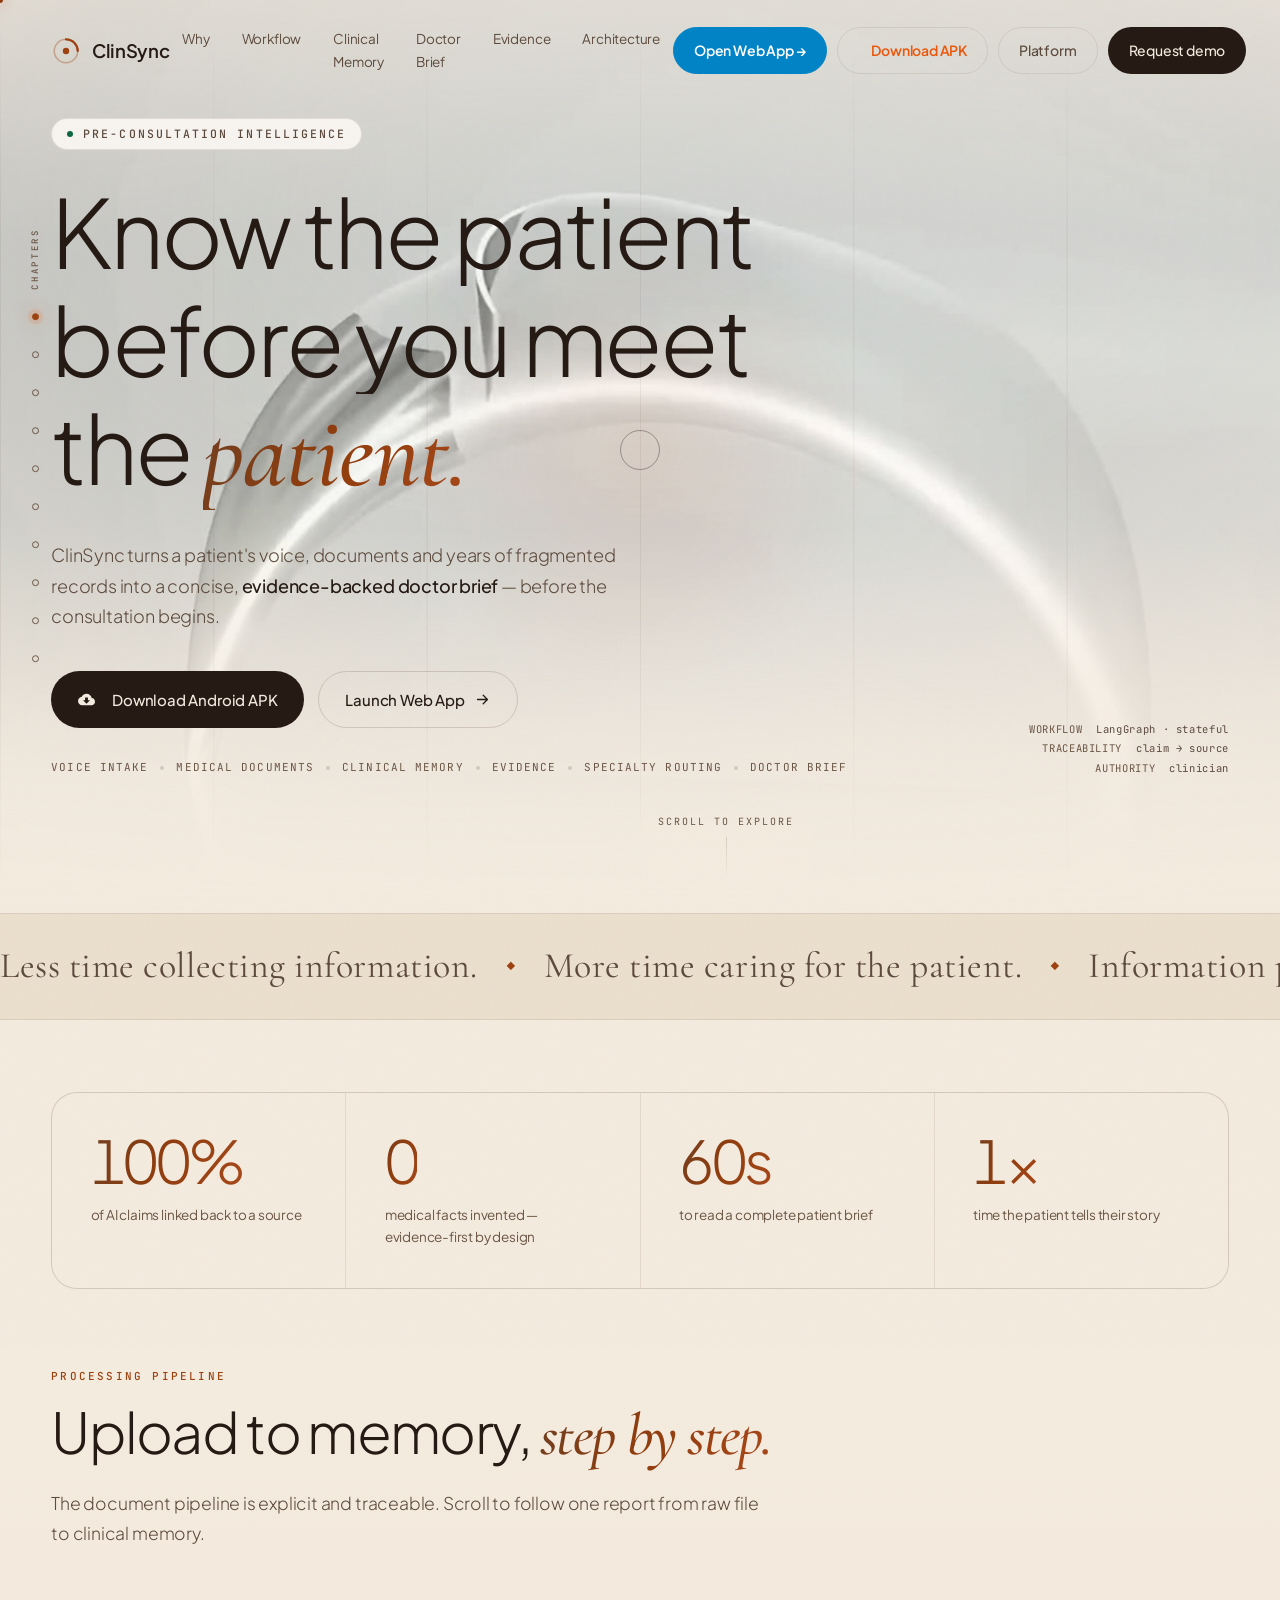
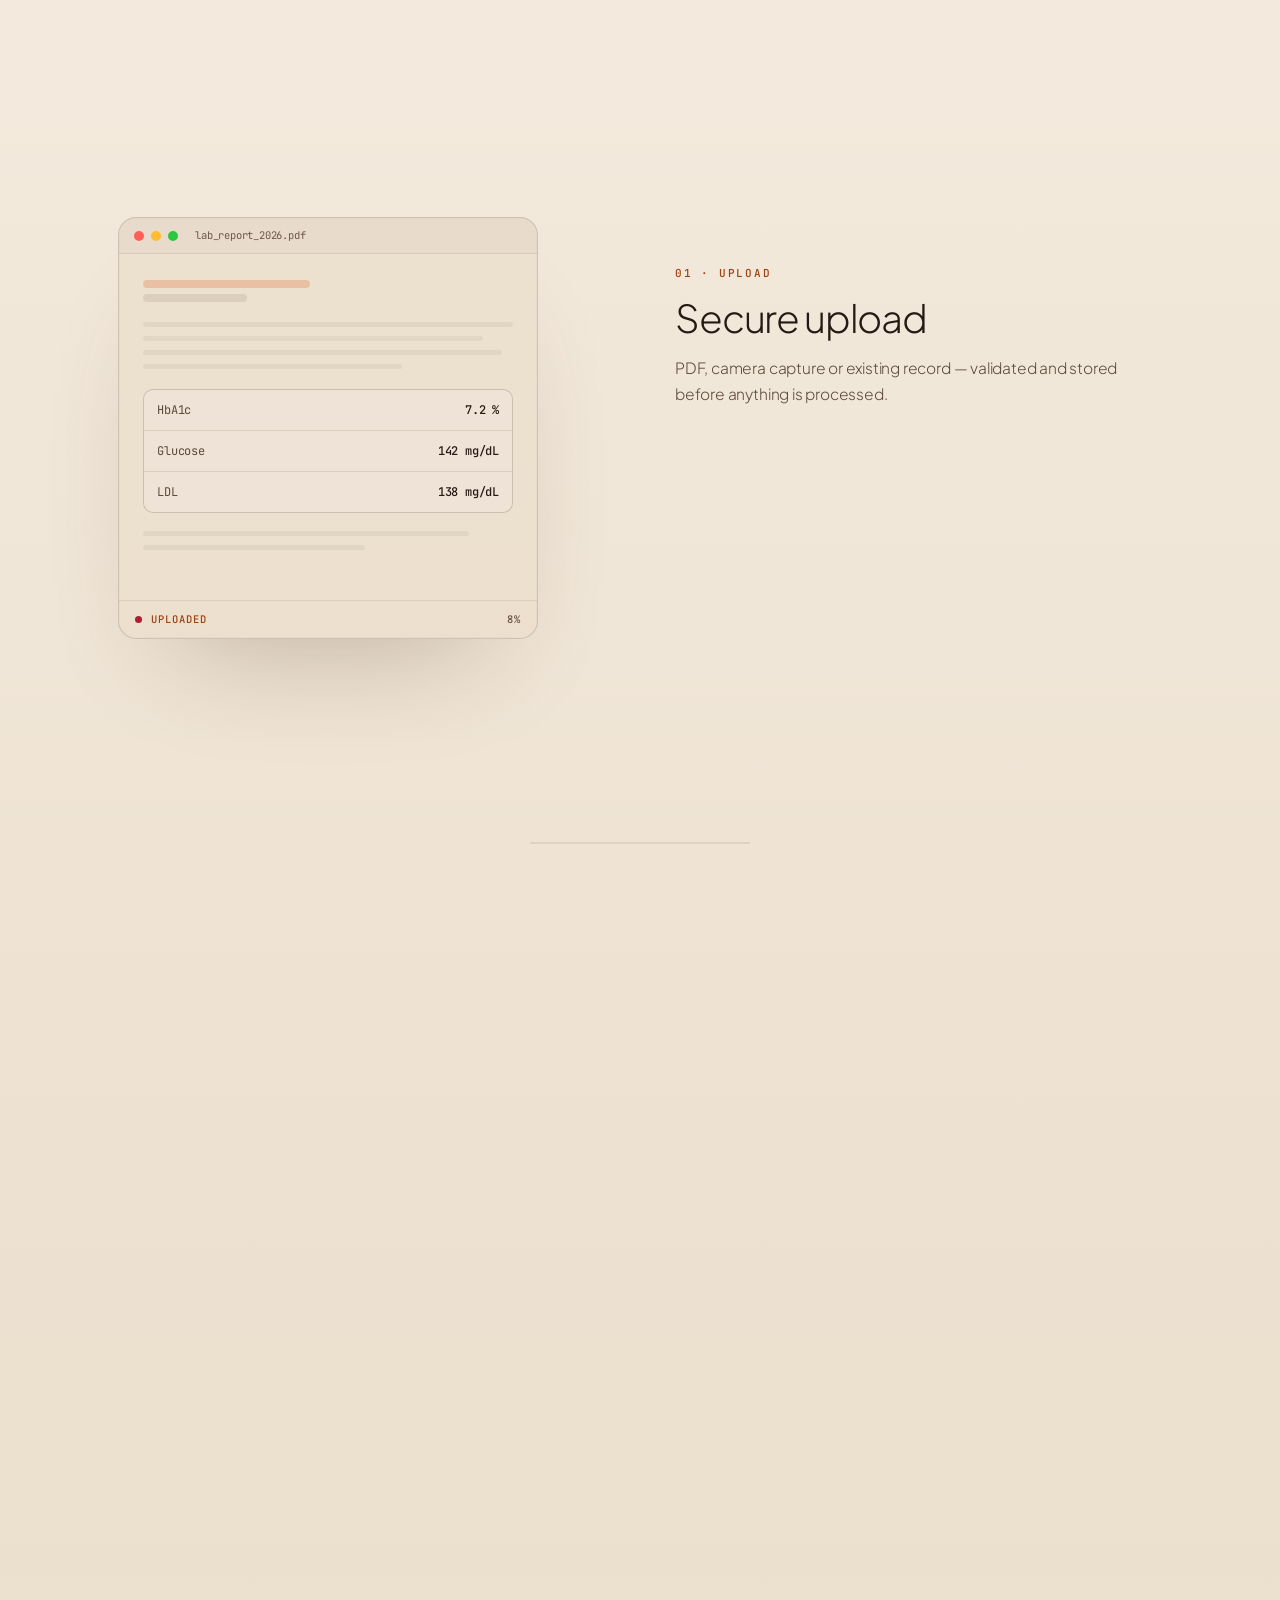
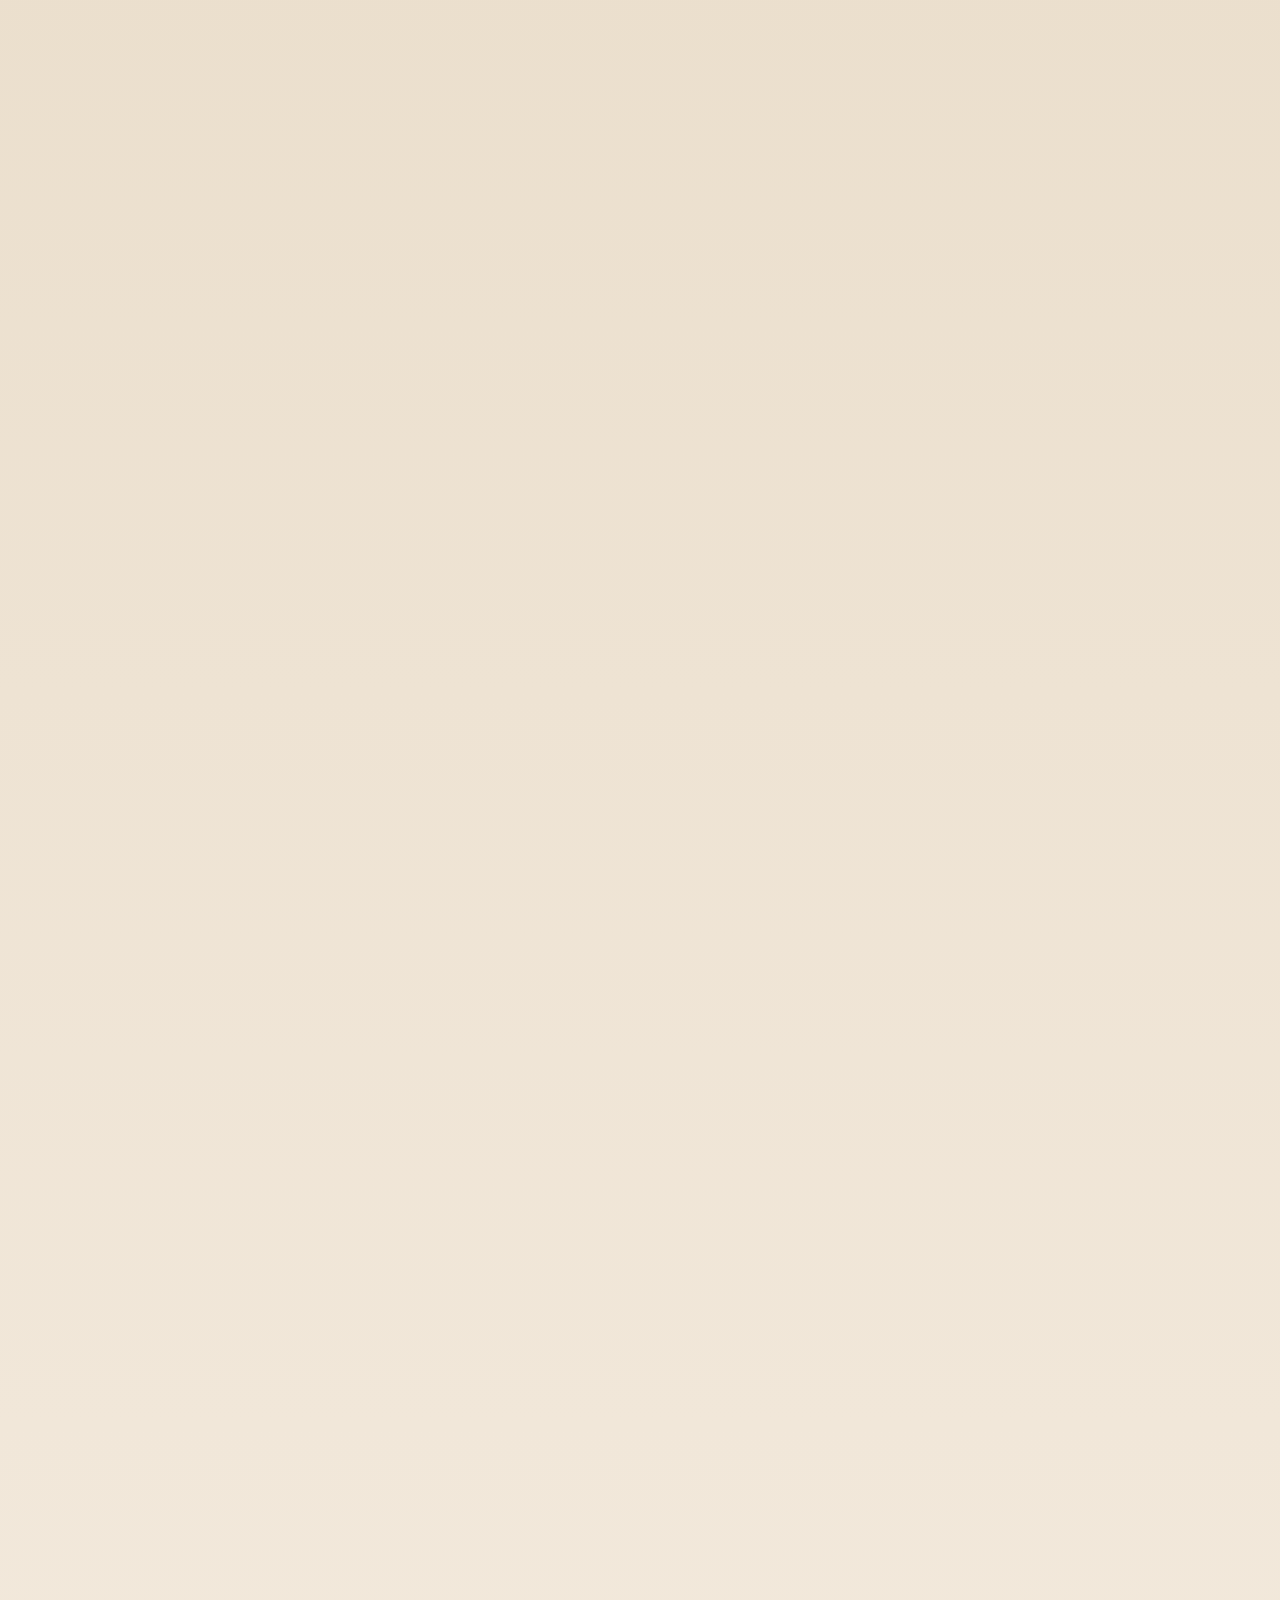
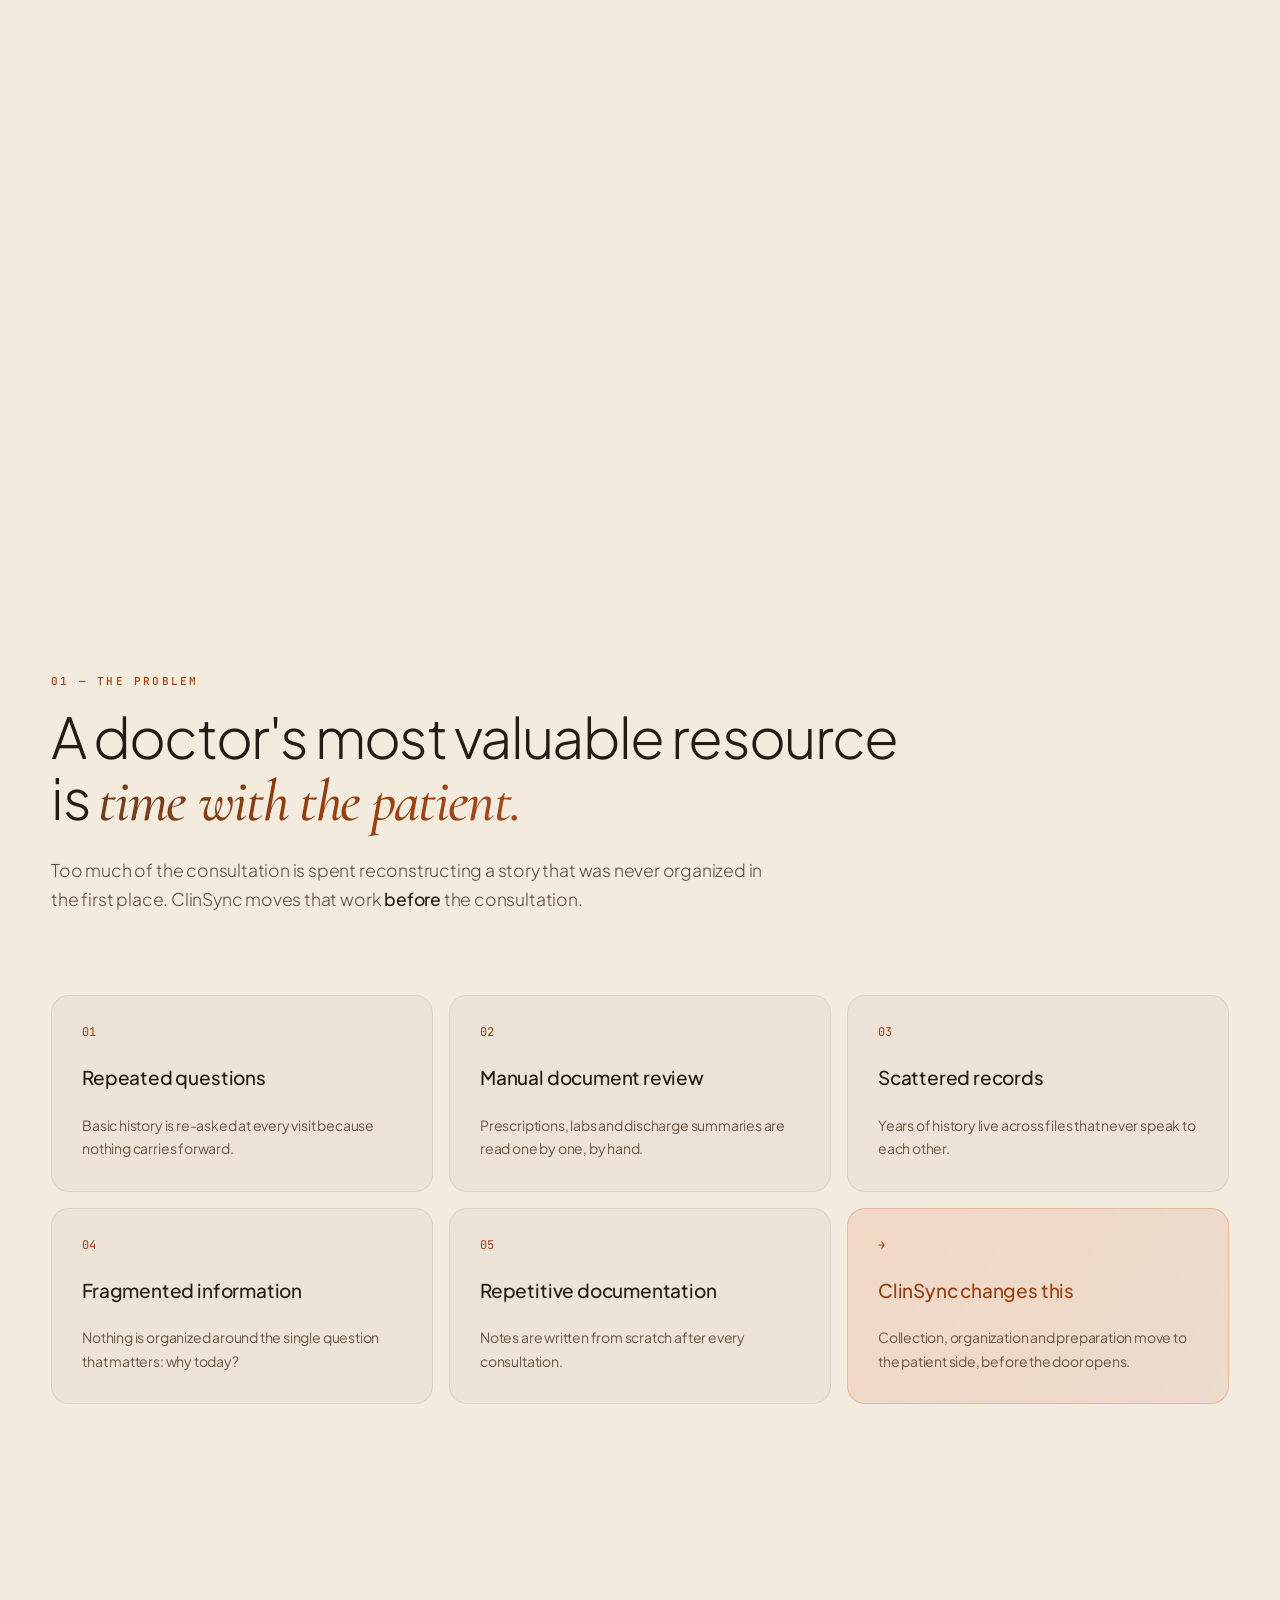
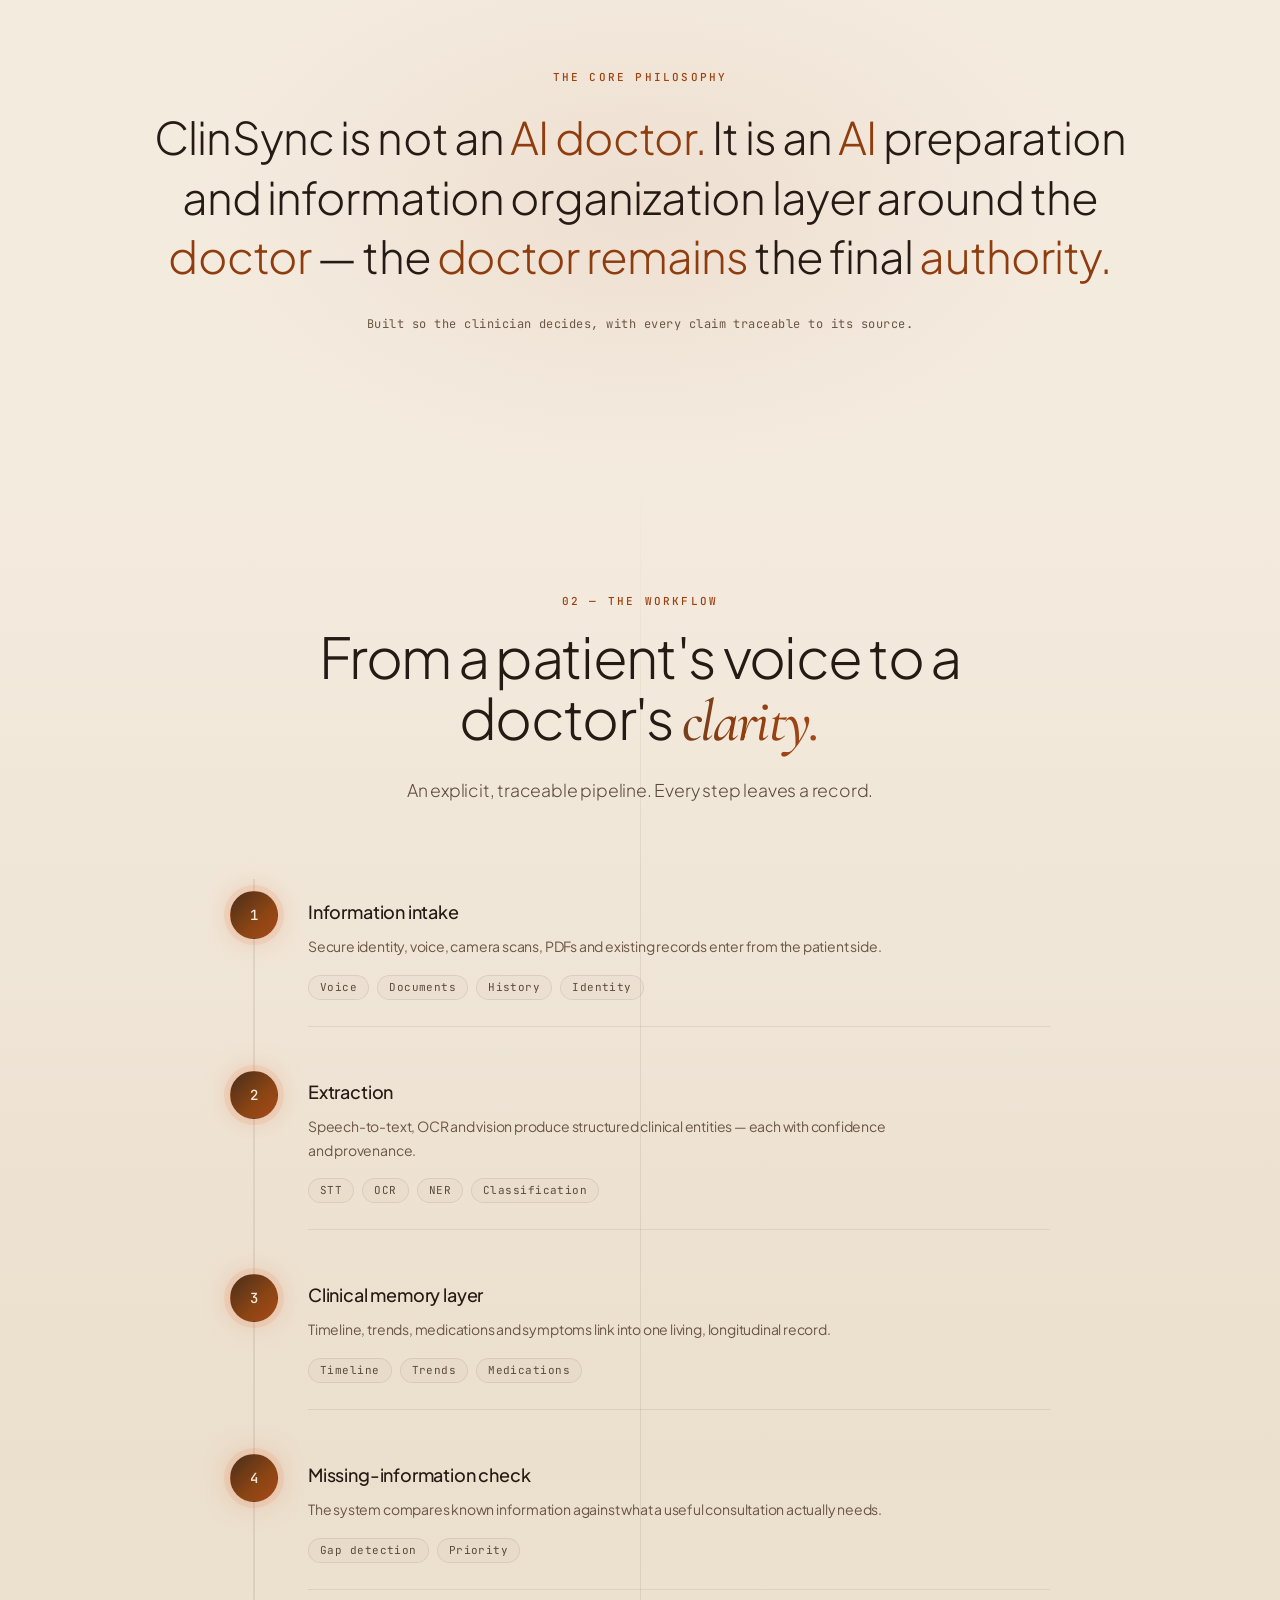
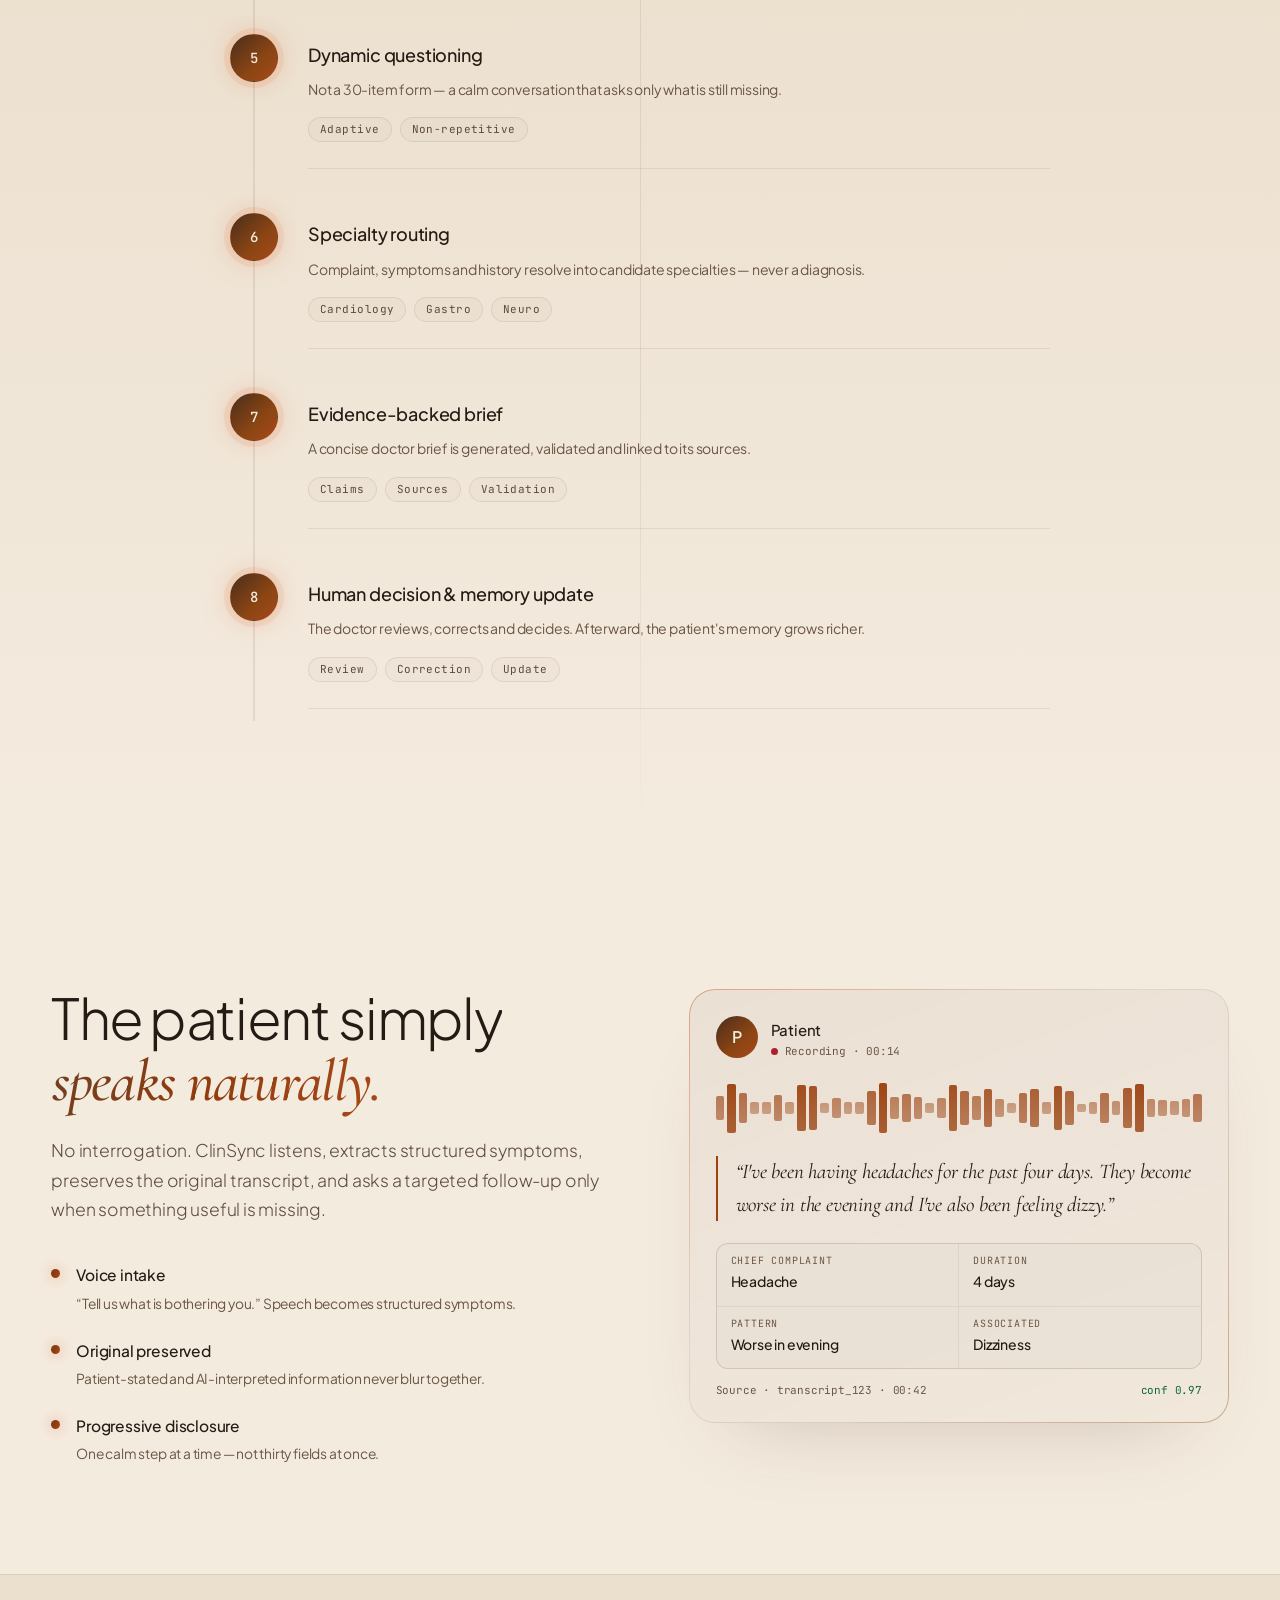
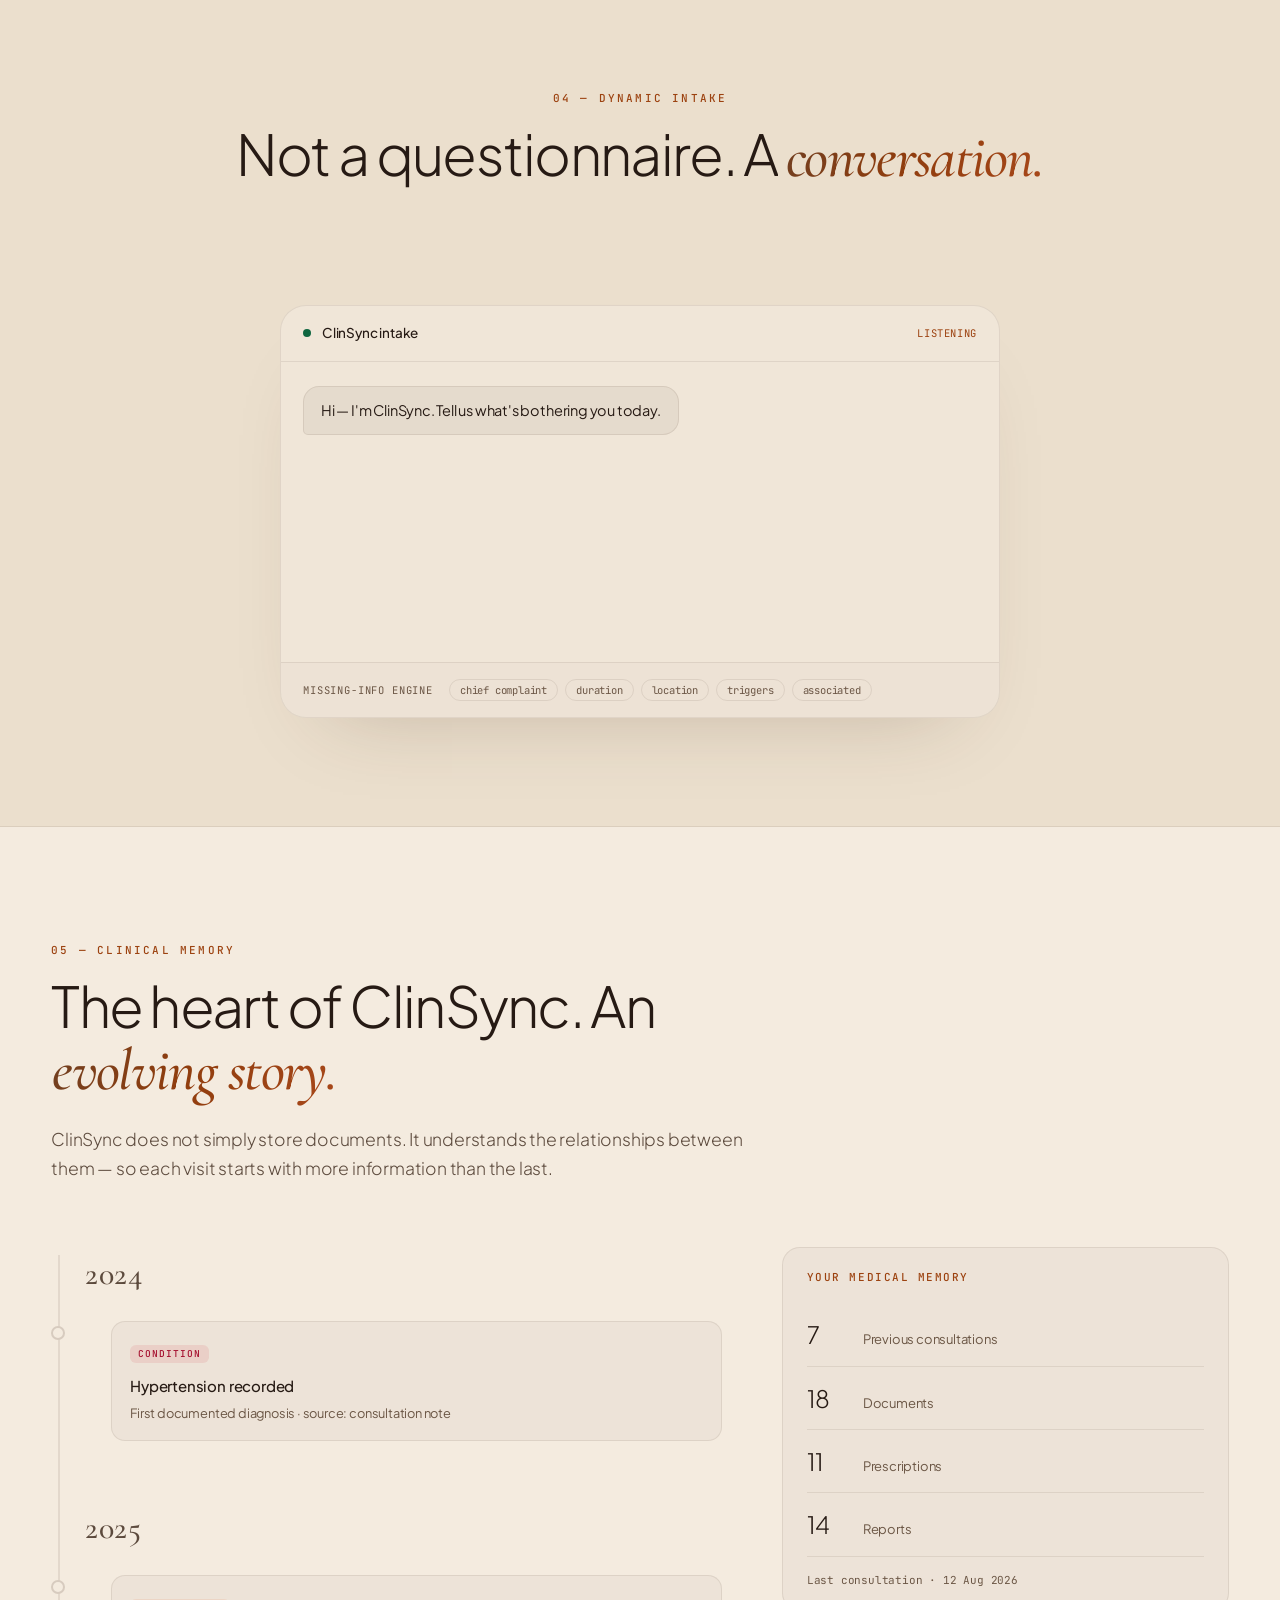
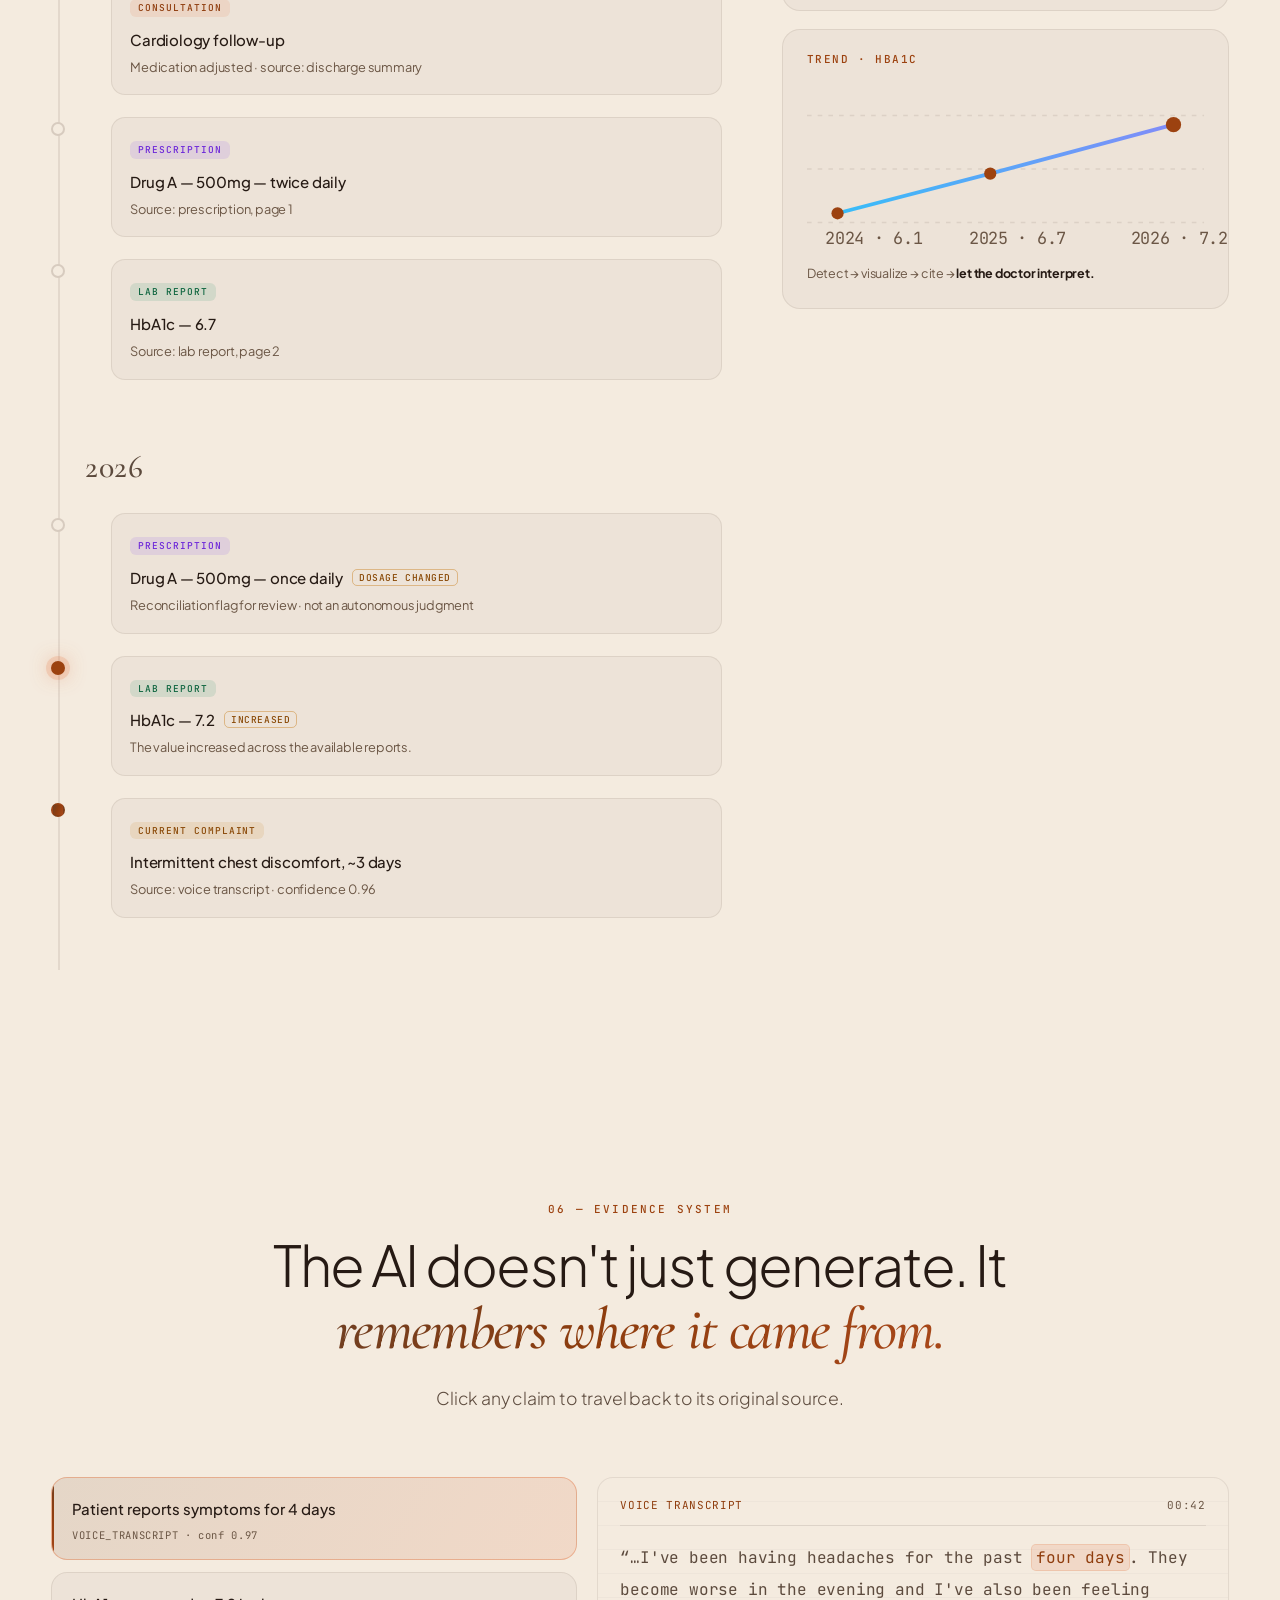
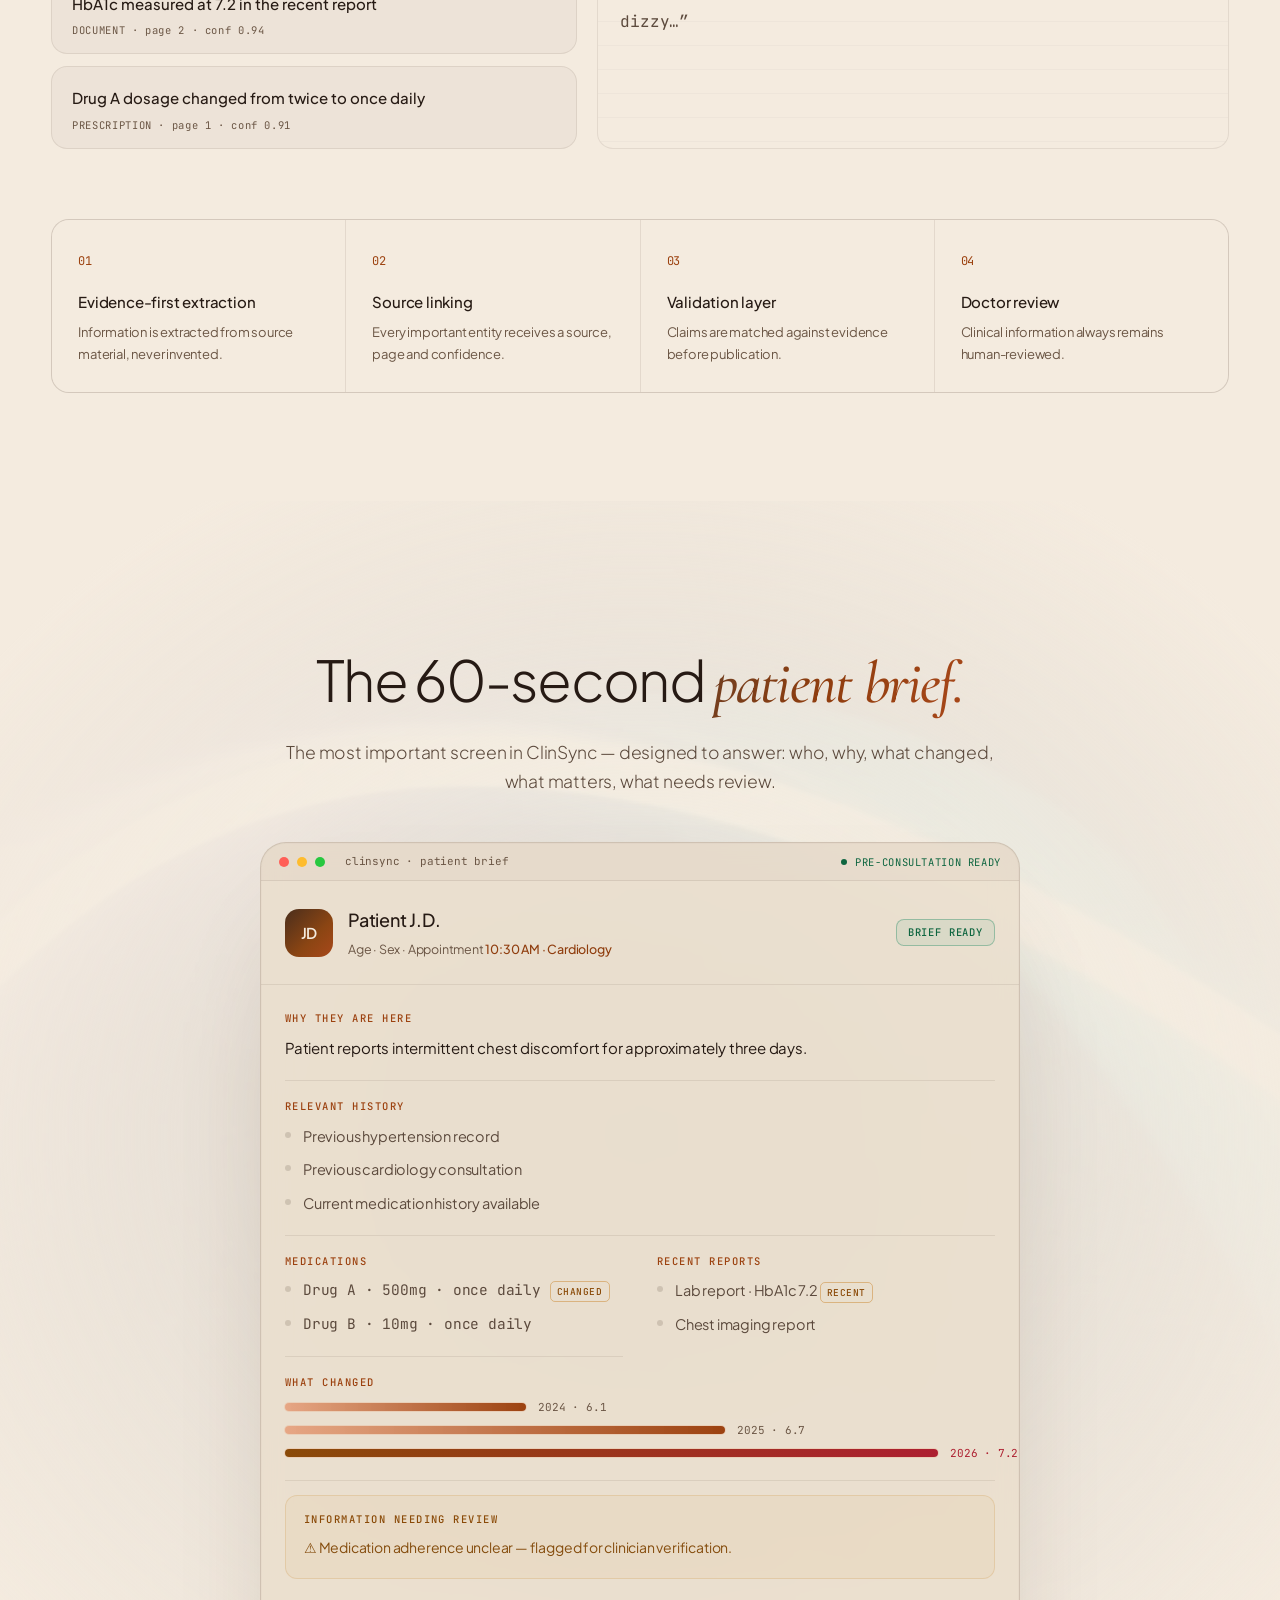
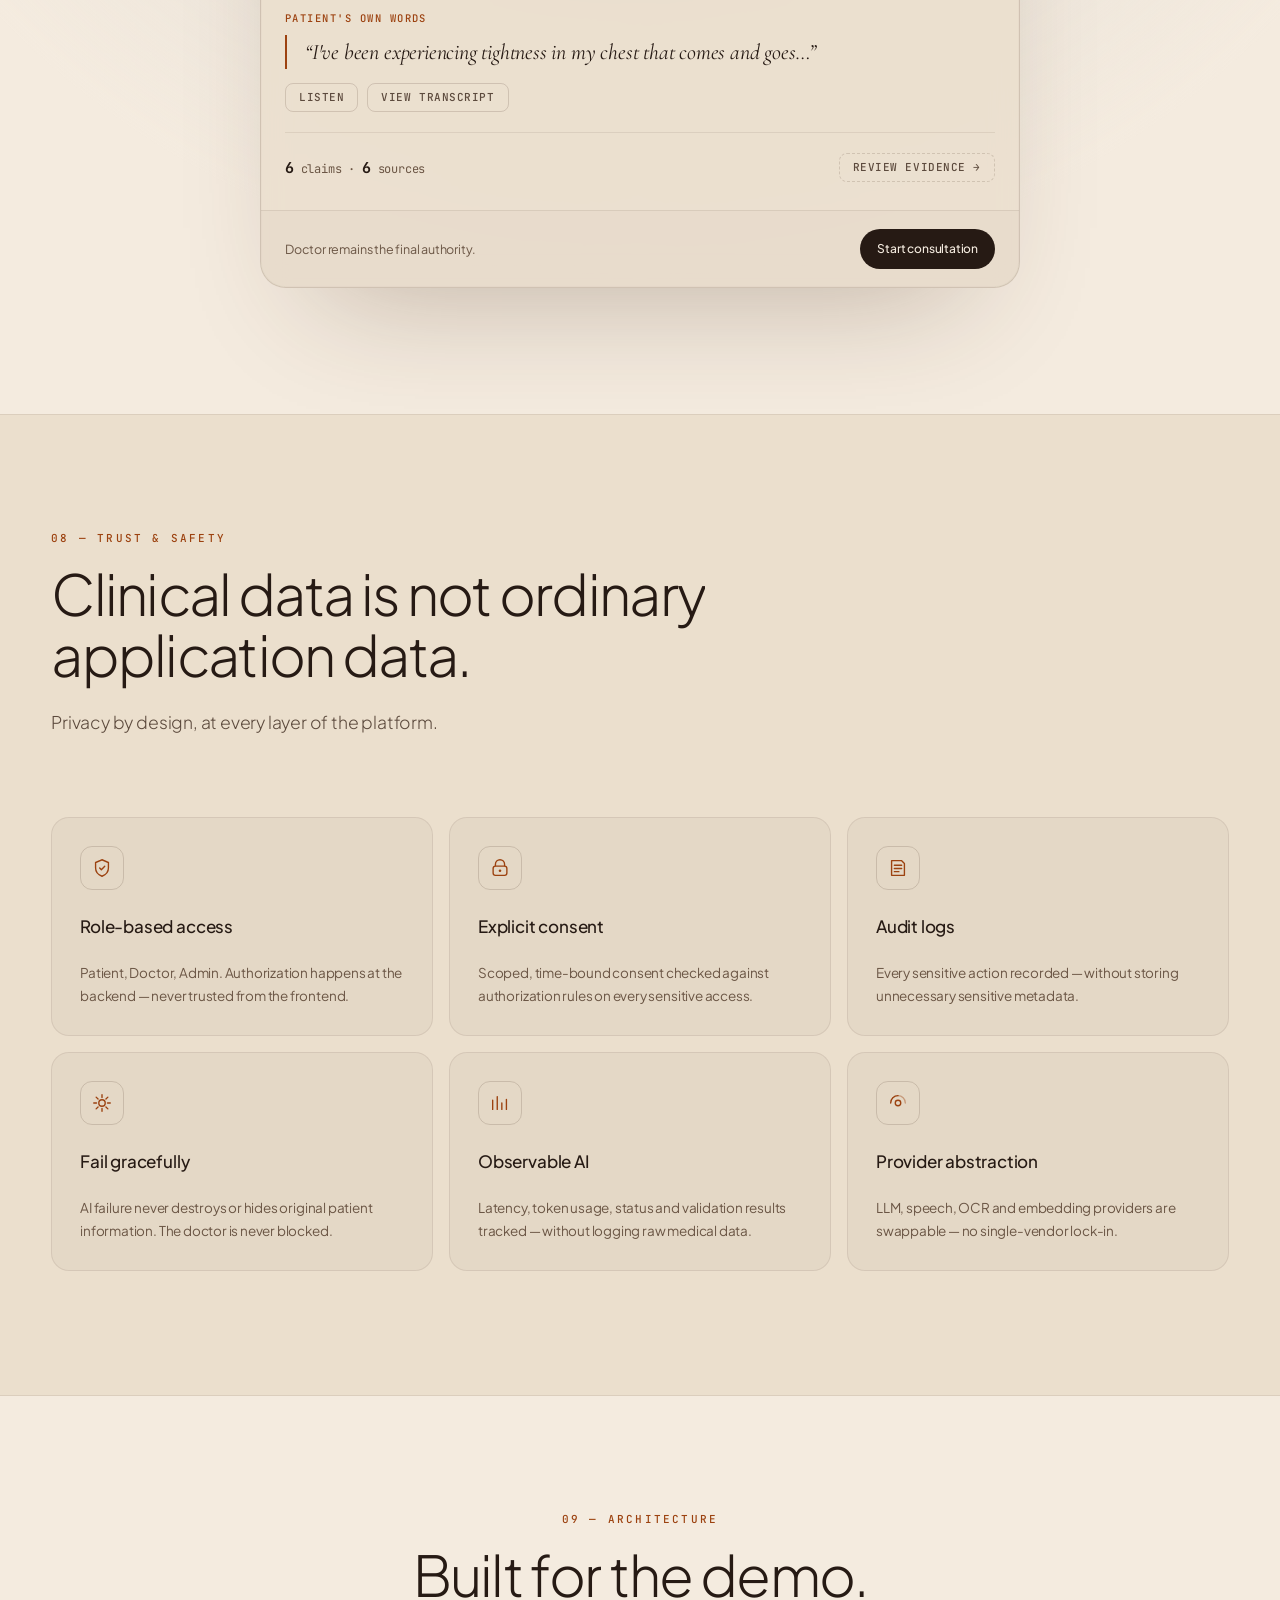
<file: index.html>
<!DOCTYPE html>
<html lang="en">
<head>
<meta charset="UTF-8" />
<meta name="viewport" content="width=device-width, initial-scale=1.0" />
<meta name="theme-color" content="#05070d" id="themeColorMeta" />
<title>ClinSync — Know the patient before you meet the patient</title>
<meta name="description" content="ClinSync prepares a patient's clinical picture before the doctor walks into the consultation. Voice intake, medical documents, longitudinal clinical memory and evidence-backed doctor briefs." />
<meta property="og:title" content="ClinSync — Know the patient before you meet the patient" />
<meta property="og:description" content="AI-assisted pre-consultation intelligence and longitudinal clinical memory." />
<meta property="og:type" content="website" />
<meta name="twitter:card" content="summary_large_image" />
<link rel="preconnect" href="https://fonts.googleapis.com" />
<link rel="preconnect" href="https://fonts.gstatic.com" crossorigin />
<link href="https://fonts.googleapis.com/css2?family=Cormorant+Garamond:ital,wght@0,300;0,400;0,500;0,600;0,700;1,300;1,400;1,500;1,600;1,700&family=JetBrains+Mono:wght@400;500;600&family=Plus+Jakarta+Sans:ital,wght@0,300;0,400;0,500;0,600;0,700;1,400&display=swap" rel="stylesheet" />
<script>
  /* lock theme to light mode */
  (function () {
    document.documentElement.setAttribute("data-theme", "light");
    try { localStorage.setItem("clinsync-theme", "light"); } catch (e) {}
  })();

  /* Dynamic Web App link resolution pointing to the dedicated web app server on port 3000 */
  (function () {
    function getWebAppUrl() {
      var host = window.location.hostname || '127.0.0.1';
      return 'http://' + host + ':3000/#/login';
    }
    function updateAppLinks() {
      var url = getWebAppUrl();
      var links = document.querySelectorAll('a[data-cursor="open"], a[data-cursor="launch"], a[data-cursor="login"], a[href*="#/login"]');
      for (var i = 0; i < links.length; i++) {
        if (!links[i].getAttribute('download')) {
          links[i].href = url;
          links[i].target = '_blank';
        }
      }
    }
    if (document.readyState === 'loading') {
      document.addEventListener('DOMContentLoaded', updateAppLinks);
    } else {
      updateAppLinks();
    }
    window.addEventListener('load', updateAppLinks);
  })();
</script>
<link rel="stylesheet" href="assets/css/style.css" />
<link rel="stylesheet" href="assets/css/app.css" />
<link rel="icon" href="data:image/svg+xml,%3Csvg xmlns='http://www.w3.org/2000/svg' viewBox='0 0 32 32'%3E%3Circle cx='16' cy='16' r='13' fill='none' stroke='%2338bdf8' stroke-width='3'/%3E%3Ccircle cx='16' cy='16' r='4' fill='%2338bdf8'/%3E%3C/svg%3E" />
</head>
<body>
<script>document.documentElement.classList.add('js');</script>
<noscript><style>
  .preloader{display:none!important}
  .reveal,.split-words{opacity:1!important;transform:none!important}
  .word__in{transform:none!important;opacity:1!important}
  .hero__title .line__in{transform:none!important}
  .cursor,.cursor-ring,.chapters,.spotlight{display:none!important}
  .scrolly__viewport{height:auto!important}
  .scrolly__sticky{position:static!important;height:auto!important;padding:40px 0}
  .sc-step{position:static!important;opacity:1!important;transform:none!important;pointer-events:auto!important;margin-bottom:30px}
  .mword{color:var(--ink)!important}
  .docscan__box{opacity:1!important;transform:none!important}
</style></noscript>

<!-- ambient colour field -->
<div class="ambient" aria-hidden="true">
  <span class="ambient__orb ambient__orb--a"></span>
  <span class="ambient__orb ambient__orb--b"></span>
  <span class="ambient__orb ambient__orb--c"></span>
</div>

<!-- ============ PRELOADER ============ -->
<div class="preloader" id="preloader">
  <div class="preloader__inner">
    <div class="preloader__mark">
      <svg viewBox="0 0 120 120" fill="none">
        <circle class="pl-ring" cx="60" cy="60" r="46" stroke-width="1.5"/>
        <circle class="pl-ring pl-ring--2" cx="60" cy="60" r="34" stroke-width="1.5"/>
        <circle class="pl-core" cx="60" cy="60" r="6"/>
      </svg>
    </div>
    <div class="preloader__word">ClinSync</div>
    <div class="preloader__bar"><span id="plBar"></span></div>
    <div class="preloader__meta"><span>Preparing clinical memory</span><span id="plPct">0%</span></div>
  </div>
</div>

<!-- ============ ATMOSPHERE ============ -->
<div class="grain" aria-hidden="true"></div>
<div class="cursor" id="cursor" aria-hidden="true"><span class="cursor__dot"></span></div>
<div class="cursor-ring" id="cursorRing" aria-hidden="true"><span class="cursor-ring__label"></span></div>
<div class="scroll-progress" aria-hidden="true"><span id="scrollBar"></span></div>
<div class="spotlight" id="spotlight" aria-hidden="true"></div>

<nav class="chapters" id="chapters" aria-label="Section navigation">
  <span class="chapters__label">Chapters</span>
  <div class="chapters__track" id="chaptersTrack"></div>
</nav>

<!-- ============ NAV ============ -->
<header class="nav" id="nav">
  <div class="nav__inner">
    <a class="brand" href="#top" data-cursor="home" aria-label="ClinSync home">
      <span class="brand__mark">
        <svg viewBox="0 0 32 32" fill="none">
          <circle cx="16" cy="16" r="12.5" stroke="currentColor" stroke-width="1.6" opacity=".35"/>
          <path d="M16 3.5A12.5 12.5 0 0 1 28.5 16" stroke="currentColor" stroke-width="2.4" stroke-linecap="round"/>
          <circle cx="16" cy="16" r="3.4" fill="currentColor"/>
        </svg>
      </span>
      <span class="brand__name">ClinSync</span>
    </a>
    <nav class="nav__links" aria-label="Primary">
      <a href="#problem">Why</a>
      <a href="#workflow">Workflow</a>
      <a href="#memory">Clinical Memory</a>
      <a href="#brief">Doctor Brief</a>
      <a href="#evidence">Evidence</a>
      <a href="#architecture">Architecture</a>
    </nav>
    <div class="nav__actions">
      <a href="http://127.0.0.1:3000/#/login" target="_blank" class="btn btn--solid" data-cursor="login" style="background:#0284c7;color:#fff;border-color:#0284c7;font-weight:600;">Open Web App →</a>
      <a href="downloads/ClinSync.apk" download="ClinSync.apk" class="btn btn--ghost" data-cursor="download" style="color:var(--accent,#ea580c);font-weight:600;">
        <svg viewBox="0 0 24 24" width="14" height="14" fill="currentColor" style="display:inline-block;vertical-align:-2px;margin-right:4px;"><path d="M19.35 10.04C18.67 6.59 15.64 4 12 4 9.11 4 6.6 5.64 5.35 8.04 2.34 8.36 0 10.91 0 14c0 3.31 2.69 6 6 6h13c2.76 0 5-2.24 5-5 0-2.64-2.05-4.78-4.65-4.96zM17 13l-5 5-5-5h3V9h4v4h3z"/></svg>
        Download APK
      </a>
      <a href="#architecture" class="btn btn--ghost" data-cursor="docs">Platform</a>
      <a href="#cta" class="btn btn--solid" data-cursor="start">Request demo</a>
      <button class="nav__burger" id="burger" aria-label="Open menu"><span></span><span></span></button>
    </div>
  </div>
</header>

<div class="mobile-menu" id="mobileMenu">
  <a href="http://127.0.0.1:3000/#/login" target="_blank" style="color:var(--accent,#ea580c);font-weight:600">Sign in to App →</a>
  <a href="downloads/ClinSync.apk" download="ClinSync.apk" style="color:#0284c7;font-weight:600">Download Android APK (v1.0) ↓</a>
  <a href="#problem">Why ClinSync</a>
  <a href="#workflow">Workflow</a>
  <a href="#memory">Clinical Memory</a>
  <a href="#brief">Doctor Brief</a>
  <a href="#evidence">Evidence</a>
  <a href="#architecture">Architecture</a>
  <a href="#cta" class="mobile-menu__cta">Request demo</a>
</div>

<main id="top">

  <!-- ============ HERO ============ -->
  <section class="hero" id="hero">
    <div class="hero__media">
      <video class="hero__video hero__video--dark" id="heroVideo" autoplay muted loop playsinline preload="auto" poster="assets/video/hero-dark-poster.jpg">
        <source src="assets/video/hero-dark.mp4" type="video/mp4" />
      </video>
      <video class="hero__video hero__video--light" id="heroVideoLight" autoplay muted loop playsinline preload="auto" poster="assets/video/hero-light-poster.jpg">
        <source src="assets/video/hero-light.mp4" type="video/mp4" />
      </video>
      <div class="hero__scrim"></div>
      <div class="hero__vignette"></div>
    </div>

    <div class="hero__grid-lines" aria-hidden="true"></div>

    <div class="hero__content wrap">
      <div class="hero__eyebrow reveal">
        <span class="pulse-dot"></span>
        <span>Pre-consultation intelligence</span>
      </div>

      <h1 class="hero__title">
        <span class="line"><span class="line__in">Know the patient</span></span>
        <span class="line"><span class="line__in">before you meet</span></span>
        <span class="line"><span class="line__in">the <em>patient.</em></span></span>
      </h1>

      <p class="hero__sub reveal">
        ClinSync turns a patient's voice, documents and years of fragmented records into a
        concise, <strong>evidence-backed doctor brief</strong> — before the consultation begins.
      </p>

      <div class="hero__cta reveal">
        <a href="downloads/ClinSync.apk" download="ClinSync.apk" class="btn btn--solid btn--lg" data-cursor="download">
          <svg viewBox="0 0 24 24" width="18" height="18" fill="currentColor" style="display:inline-block;vertical-align:-3px;margin-right:8px;"><path d="M19.35 10.04C18.67 6.59 15.64 4 12 4 9.11 4 6.6 5.64 5.35 8.04 2.34 8.36 0 10.91 0 14c0 3.31 2.69 6 6 6h13c2.76 0 5-2.24 5-5 0-2.64-2.05-4.78-4.65-4.96zM17 13l-5 5-5-5h3V9h4v4h3z"/></svg>
          <span>Download Android APK</span>
        </a>
        <a href="http://127.0.0.1:3000/#/login" target="_blank" class="btn btn--line btn--lg" data-cursor="open">
          <span>Launch Web App</span>
          <svg viewBox="0 0 24 24" fill="none"><path d="M5 12h14M13 6l6 6-6 6" stroke="currentColor" stroke-width="1.8" stroke-linecap="round" stroke-linejoin="round"/></svg>
        </a>
      </div>

      <div class="hero__tags reveal">
        <span>Voice Intake</span><i></i><span>Medical Documents</span><i></i><span>Clinical Memory</span><i></i><span>Evidence</span><i></i><span>Specialty Routing</span><i></i><span>Doctor Brief</span>
      </div>
    </div>

    <div class="hero__scroll reveal">
      <span>Scroll to explore</span>
      <span class="hero__scroll-line"></span>
    </div>

    <div class="hero__hud" aria-hidden="true">
      <div class="hud-row"><span class="hud-key">WORKFLOW</span><span class="hud-val">LangGraph · stateful</span></div>
      <div class="hud-row"><span class="hud-key">TRACEABILITY</span><span class="hud-val">claim → source</span></div>
      <div class="hud-row"><span class="hud-key">AUTHORITY</span><span class="hud-val">clinician</span></div>
    </div>
  </section>

  <!-- ============ MARQUEE / PRINCIPLE BAND ============ -->
  <section class="band">
    <div class="band__marquee">
      <div class="band__track">
        <span>Less time collecting information.</span><b>◆</b>
        <span>More time caring for the patient.</span><b>◆</b>
        <span>Information prepared beforehand.</span><b>◆</b>
        <span>The doctor makes the decision.</span><b>◆</b>
        <span>Evidence remains traceable.</span><b>◆</b>
        <span>Less time collecting information.</span><b>◆</b>
        <span>More time caring for the patient.</span><b>◆</b>
        <span>Information prepared beforehand.</span><b>◆</b>
        <span>The doctor makes the decision.</span><b>◆</b>
        <span>Evidence remains traceable.</span><b>◆</b>
      </div>
    </div>
  </section>

  <!-- ============ STATS ============ -->
  <section class="stats wrap" id="stats">
    <div class="stats__grid">
      <div class="stat reveal" data-counter="100" data-suffix="%">
        <div class="stat__num"><span class="stat__val">0</span></div>
        <p>of AI claims linked back to a source</p>
      </div>
      <div class="stat stat--static reveal">
        <div class="stat__num"><span class="stat__val">0</span></div>
        <p>medical facts invented — evidence-first by design</p>
      </div>
      <div class="stat reveal" data-counter="60" data-suffix="s">
        <div class="stat__num"><span class="stat__val">0</span></div>
        <p>to read a complete patient brief</p>
      </div>
      <div class="stat reveal" data-counter="1" data-suffix="×">
        <div class="stat__num"><span class="stat__val">0</span></div>
        <p>time the patient tells their story</p>
      </div>
    </div>
  </section>

  <!-- ============ SCROLLYTELLING PIPELINE ============ -->
  <section class="scrolly" id="scrolly" data-chapter="Pipeline">
    <div class="scrolly__head wrap">
      <span class="sec-tag reveal">Processing pipeline</span>
      <h2 class="sec-title reveal">Upload to memory, <em>step by step.</em></h2>
      <p class="sec-lead reveal">The document pipeline is explicit and traceable. Scroll to follow one report from raw file to clinical memory.</p>
    </div>

    <div class="scrolly__viewport">
      <div class="scrolly__sticky">
        <div class="scrolly__stage wrap">
          <div class="scrolly__visual">
            <div class="docscan" id="docscan">
              <div class="docscan__chrome"><span class="dot red"></span><span class="dot amber"></span><span class="dot green"></span><span class="docscan__name">lab_report_2026.pdf</span></div>
              <div class="docscan__page">
                <div class="docscan__letterhead"><span></span><span></span></div>
                <div class="docscan__lines"><i></i><i></i><i></i><i></i></div>
                <div class="docscan__table">
                  <div><span>HbA1c</span><b>7.2 %</b></div>
                  <div><span>Glucose</span><b>142 mg/dL</b></div>
                  <div><span>LDL</span><b>138 mg/dL</b></div>
                </div>
                <div class="docscan__lines docscan__lines--short"><i></i><i></i></div>
                <div class="docscan__beam"></div>
                <div class="docscan__box" data-box="1"></div>
                <div class="docscan__box" data-box="2"></div>
                <div class="docscan__box" data-box="3"></div>
              </div>
              <div class="docscan__status"><span class="rec"></span><span id="docscanStatus">UPLOADED</span><em id="docscanPct">0%</em></div>
            </div>
          </div>

          <div class="scrolly__copy" id="scrollyCopy">
            <div class="sc-step is-active" data-step="0">
              <span class="sc-step__k">01 · Upload</span>
              <h3>Secure upload</h3>
              <p>PDF, camera capture or existing record — validated and stored before anything is processed.</p>
            </div>
            <div class="sc-step" data-step="1">
              <span class="sc-step__k">02 · Classification</span>
              <h3>Document classification</h3>
              <p>Prescription, lab report, imaging, discharge summary — typed with an explicit confidence score.</p>
              <div class="sc-confidence"><span></span><em>LAB_REPORT · 0.96</em></div>
            </div>
            <div class="sc-step" data-step="2">
              <span class="sc-step__k">03 · OCR / Vision</span>
              <h3>Text &amp; table extraction</h3>
              <p>Vision and OCR read the page, preserving position so every value can be located later.</p>
            </div>
            <div class="sc-step" data-step="3">
              <span class="sc-step__k">04 · Entities</span>
              <h3>Medical entity extraction</h3>
              <p>Structured entities are pulled with a value, a page and a confidence — never a fact without a source.</p>
            </div>
            <div class="sc-step" data-step="4">
              <span class="sc-step__k">05 · Validation</span>
              <h3>Evidence linking</h3>
              <p>Each extracted item is bound to its source span, then validated before it reaches clinical memory.</p>
            </div>
            <div class="sc-step" data-step="5">
              <span class="sc-step__k">06 · Memory</span>
              <h3>Clinical memory</h3>
              <p>The report becomes part of the timeline, the trends and the next doctor brief.</p>
            </div>
          </div>
        </div>
        <div class="scrolly__progress"><span id="scrollyBar"></span></div>
      </div>
    </div>
  </section>

  <!-- ============ PROBLEM ============ -->
  <section class="section problem" id="problem">
    <div class="wrap">
      <div class="sec-head">
        <span class="sec-tag reveal">01 — The problem</span>
        <h2 class="sec-title reveal">
          A doctor's most valuable resource is <em>time with the patient.</em>
        </h2>
        <p class="sec-lead reveal">
          Too much of the consultation is spent reconstructing a story that was never
          organized in the first place. ClinSync moves that work <strong>before</strong> the consultation.
        </p>
      </div>

      <div class="problem__grid">
        <article class="pcard reveal" data-tilt>
          <div class="pcard__idx">01</div>
          <h3>Repeated questions</h3>
          <p>Basic history is re-asked at every visit because nothing carries forward.</p>
          <div class="pcard__glow"></div>
        </article>
        <article class="pcard reveal" data-tilt>
          <div class="pcard__idx">02</div>
          <h3>Manual document review</h3>
          <p>Prescriptions, labs and discharge summaries are read one by one, by hand.</p>
          <div class="pcard__glow"></div>
        </article>
        <article class="pcard reveal" data-tilt>
          <div class="pcard__idx">03</div>
          <h3>Scattered records</h3>
          <p>Years of history live across files that never speak to each other.</p>
          <div class="pcard__glow"></div>
        </article>
        <article class="pcard reveal" data-tilt>
          <div class="pcard__idx">04</div>
          <h3>Fragmented information</h3>
          <p>Nothing is organized around the single question that matters: why today?</p>
          <div class="pcard__glow"></div>
        </article>
        <article class="pcard reveal" data-tilt>
          <div class="pcard__idx">05</div>
          <h3>Repetitive documentation</h3>
          <p>Notes are written from scratch after every consultation.</p>
          <div class="pcard__glow"></div>
        </article>
        <article class="pcard pcard--accent reveal" data-tilt>
          <div class="pcard__idx">→</div>
          <h3>ClinSync changes this</h3>
          <p>Collection, organization and preparation move to the patient side, before the door opens.</p>
          <div class="pcard__glow"></div>
        </article>
      </div>
    </div>
  </section>

  <!-- ============ MANIFESTO ============ -->
  <section class="manifesto" id="manifesto" data-chapter="Manifesto">
    <div class="manifesto__glow" aria-hidden="true"></div>
    <div class="wrap">
      <span class="sec-tag sec-tag--center reveal">The core philosophy</span>
      <p class="manifesto__text" id="manifestoText">ClinSync is not an AI doctor. It is an AI preparation and information organization layer around the doctor — the doctor remains the final authority.</p>
      <p class="manifesto__note reveal">Built so the clinician decides, with every claim traceable to its source.</p>
    </div>
  </section>

  <!-- ============ WORKFLOW PIPELINE ============ -->
  <section class="section workflow" id="workflow">
    <div class="workflow__bgline" aria-hidden="true"></div>
    <div class="wrap">
      <div class="sec-head sec-head--center">
        <span class="sec-tag reveal">02 — The workflow</span>
        <h2 class="sec-title reveal">From a patient's voice to a doctor's <em>clarity.</em></h2>
        <p class="sec-lead reveal">An explicit, traceable pipeline. Every step leaves a record.</p>
      </div>

      <div class="flow">
        <div class="flow__rail" aria-hidden="true"><span id="flowRail"></span></div>

        <div class="flow__step reveal" data-step="1">
          <div class="flow__node"><span>1</span></div>
          <div class="flow__body">
            <h3>Information intake</h3>
            <p>Secure identity, voice, camera scans, PDFs and existing records enter from the patient side.</p>
            <div class="flow__chips"><span>Voice</span><span>Documents</span><span>History</span><span>Identity</span></div>
          </div>
        </div>

        <div class="flow__step reveal" data-step="2">
          <div class="flow__node"><span>2</span></div>
          <div class="flow__body">
            <h3>Extraction</h3>
            <p>Speech-to-text, OCR and vision produce structured clinical entities — each with confidence and provenance.</p>
            <div class="flow__chips"><span>STT</span><span>OCR</span><span>NER</span><span>Classification</span></div>
          </div>
        </div>

        <div class="flow__step reveal" data-step="3">
          <div class="flow__node"><span>3</span></div>
          <div class="flow__body">
            <h3>Clinical memory layer</h3>
            <p>Timeline, trends, medications and symptoms link into one living, longitudinal record.</p>
            <div class="flow__chips"><span>Timeline</span><span>Trends</span><span>Medications</span></div>
          </div>
        </div>

        <div class="flow__step reveal" data-step="4">
          <div class="flow__node"><span>4</span></div>
          <div class="flow__body">
            <h3>Missing-information check</h3>
            <p>The system compares known information against what a useful consultation actually needs.</p>
            <div class="flow__chips"><span>Gap detection</span><span>Priority</span></div>
          </div>
        </div>

        <div class="flow__step reveal" data-step="5">
          <div class="flow__node"><span>5</span></div>
          <div class="flow__body">
            <h3>Dynamic questioning</h3>
            <p>Not a 30-item form — a calm conversation that asks only what is still missing.</p>
            <div class="flow__chips"><span>Adaptive</span><span>Non-repetitive</span></div>
          </div>
        </div>

        <div class="flow__step reveal" data-step="6">
          <div class="flow__node"><span>6</span></div>
          <div class="flow__body">
            <h3>Specialty routing</h3>
            <p>Complaint, symptoms and history resolve into candidate specialties — never a diagnosis.</p>
            <div class="flow__chips"><span>Cardiology</span><span>Gastro</span><span>Neuro</span></div>
          </div>
        </div>

        <div class="flow__step reveal" data-step="7">
          <div class="flow__node"><span>7</span></div>
          <div class="flow__body">
            <h3>Evidence-backed brief</h3>
            <p>A concise doctor brief is generated, validated and linked to its sources.</p>
            <div class="flow__chips"><span>Claims</span><span>Sources</span><span>Validation</span></div>
          </div>
        </div>

        <div class="flow__step reveal" data-step="8">
          <div class="flow__node"><span>8</span></div>
          <div class="flow__body">
            <h3>Human decision & memory update</h3>
            <p>The doctor reviews, corrects and decides. Afterward, the patient's memory grows richer.</p>
            <div class="flow__chips"><span>Review</span><span>Correction</span><span>Update</span></div>
          </div>
        </div>
      </div>
    </div>
  </section>

  <!-- ============ PATIENT SIDE / VOICE ============ -->
  <section class="section patient" id="patient">
    <div class="wrap">
      <div class="split">
        <div class="split__copy">
          <span class="sec-tag reveal">03 — Patient side</span>
          <h2 class="sec-title reveal">The patient simply <em>speaks naturally.</em></h2>
          <p class="sec-lead reveal">
            No interrogation. ClinSync listens, extracts structured symptoms, preserves the
            original transcript, and asks a targeted follow-up only when something useful is missing.
          </p>

          <ul class="feature-list">
            <li class="reveal">
              <span class="fl-dot"></span>
              <div><strong>Voice intake</strong><p>“Tell us what is bothering you.” Speech becomes structured symptoms.</p></div>
            </li>
            <li class="reveal">
              <span class="fl-dot"></span>
              <div><strong>Original preserved</strong><p>Patient-stated and AI-interpreted information never blur together.</p></div>
            </li>
            <li class="reveal">
              <span class="fl-dot"></span>
              <div><strong>Progressive disclosure</strong><p>One calm step at a time — not thirty fields at once.</p></div>
            </li>
          </ul>
        </div>

        <div class="split__visual reveal">
          <div class="voice-card" data-tilt>
            <div class="voice-card__top">
              <div class="voice-card__avatar">P</div>
              <div>
                <div class="voice-card__name">Patient</div>
                <div class="voice-card__status"><span class="rec"></span> Recording · 00:14</div>
              </div>
            </div>
            <div class="voice-card__wave" id="voiceWave" aria-hidden="true"></div>
            <p class="voice-card__quote">“I've been having headaches for the past four days. They become worse in the evening and I've also been feeling dizzy.”</p>
            <div class="voice-card__result">
              <div class="vr"><span class="vr-k">Chief complaint</span><span class="vr-v">Headache</span></div>
              <div class="vr"><span class="vr-k">Duration</span><span class="vr-v">4 days</span></div>
              <div class="vr"><span class="vr-k">Pattern</span><span class="vr-v">Worse in evening</span></div>
              <div class="vr"><span class="vr-k">Associated</span><span class="vr-v">Dizziness</span></div>
            </div>
            <div class="voice-card__src">Source · transcript_123 · 00:42 <span class="conf">conf 0.97</span></div>
          </div>
        </div>
      </div>
    </div>
  </section>

  <!-- ============ DYNAMIC INTAKE ============ -->
  <section class="section intake" id="intake">
    <div class="wrap">
      <div class="sec-head sec-head--center">
        <span class="sec-tag reveal">04 — Dynamic intake</span>
        <h2 class="sec-title reveal">Not a questionnaire. A <em>conversation.</em></h2>
        <p class="sec-lead reveal">After every answer, ClinSync decides what is still missing and asks only that.</p>
      </div>

      <div class="chat reveal" id="chat">
        <div class="chat__head">
          <span class="chat__dot"></span>
          <span>ClinSync intake</span>
          <span class="chat__phase" id="chatPhase">extracting known information…</span>
        </div>
        <div class="chat__log" id="chatLog"></div>
        <div class="chat__foot">
          <span class="chat__engine">Missing-info engine</span>
          <div class="chat__fields" id="chatFields">
            <span class="cf" data-f="chief_complaint">chief complaint</span>
            <span class="cf" data-f="duration">duration</span>
            <span class="cf" data-f="location">location</span>
            <span class="cf" data-f="triggers">triggers</span>
            <span class="cf" data-f="associated">associated</span>
          </div>
        </div>
      </div>
    </div>
  </section>

  <!-- ============ CLINICAL MEMORY ============ -->
  <section class="section memory" id="memory">
    <div class="wrap">
      <div class="sec-head">
        <span class="sec-tag reveal">05 — Clinical memory</span>
        <h2 class="sec-title reveal">The heart of ClinSync. An <em>evolving story.</em></h2>
        <p class="sec-lead reveal">
          ClinSync does not simply store documents. It understands the relationships between them —
          so each visit starts with more information than the last.
        </p>
      </div>

      <div class="memory__layout">
        <div class="timeline reveal" id="timeline">
          <div class="timeline__rail" aria-hidden="true"><span id="tlRail"></span></div>

          <div class="tl-year">
            <div class="tl-year__label">2024</div>
            <div class="tl-event" data-kind="condition">
              <div class="tl-event__dot"></div>
              <div class="tl-event__card">
                <span class="tl-kind tl-kind--condition">Condition</span>
                <h4>Hypertension recorded</h4>
                <p>First documented diagnosis · source: consultation note</p>
              </div>
            </div>
          </div>

          <div class="tl-year">
            <div class="tl-year__label">2025</div>
            <div class="tl-event" data-kind="consult">
              <div class="tl-event__dot"></div>
              <div class="tl-event__card">
                <span class="tl-kind tl-kind--consult">Consultation</span>
                <h4>Cardiology follow-up</h4>
                <p>Medication adjusted · source: discharge summary</p>
              </div>
            </div>
            <div class="tl-event" data-kind="prescription">
              <div class="tl-event__dot"></div>
              <div class="tl-event__card">
                <span class="tl-kind tl-kind--prescription">Prescription</span>
                <h4>Drug A — 500mg — twice daily</h4>
                <p>Source: prescription, page 1</p>
              </div>
            </div>
            <div class="tl-event" data-kind="lab">
              <div class="tl-event__dot"></div>
              <div class="tl-event__card">
                <span class="tl-kind tl-kind--lab">Lab report</span>
                <h4>HbA1c — 6.7</h4>
                <p>Source: lab report, page 2</p>
              </div>
            </div>
          </div>

          <div class="tl-year">
            <div class="tl-year__label">2026</div>
            <div class="tl-event" data-kind="prescription">
              <div class="tl-event__dot"></div>
              <div class="tl-event__card">
                <span class="tl-kind tl-kind--prescription">Prescription</span>
                <h4>Drug A — 500mg — once daily <i class="flag">dosage changed</i></h4>
                <p>Reconciliation flag for review · not an autonomous judgment</p>
              </div>
            </div>
            <div class="tl-event" data-kind="lab">
              <div class="tl-event__dot is-active"></div>
              <div class="tl-event__card">
                <span class="tl-kind tl-kind--lab">Lab report</span>
                <h4>HbA1c — 7.2 <i class="flag">increased</i></h4>
                <p>The value increased across the available reports.</p>
              </div>
            </div>
            <div class="tl-event" data-kind="voice">
              <div class="tl-event__dot is-current"></div>
              <div class="tl-event__card">
                <span class="tl-kind tl-kind--voice">Current complaint</span>
                <h4>Intermittent chest discomfort, ~3 days</h4>
                <p>Source: voice transcript · confidence 0.96</p>
              </div>
            </div>
          </div>
        </div>

        <aside class="memory__side">
          <div class="side-card reveal">
            <span class="side-card__k">Your Medical Memory</span>
            <div class="side-stat"><b>7</b><span>Previous consultations</span></div>
            <div class="side-stat"><b>18</b><span>Documents</span></div>
            <div class="side-stat"><b>11</b><span>Prescriptions</span></div>
            <div class="side-stat"><b>14</b><span>Reports</span></div>
            <div class="side-card__foot">Last consultation · 12 Aug 2026</div>
          </div>
          <div class="side-card side-card--trend reveal">
            <span class="side-card__k">Trend · HbA1c</span>
            <svg class="trend" viewBox="0 0 260 110" preserveAspectRatio="none">
              <defs>
                <linearGradient id="tg" x1="0" y1="0" x2="1" y2="0">
                  <stop offset="0" stop-color="#38bdf8"/><stop offset="1" stop-color="#818cf8"/>
                </linearGradient>
              </defs>
              <path class="trend__grid" d="M0 90H260M0 55H260M0 20H260"/>
              <path class="trend__path" d="M20 84 L120 58 L240 26" fill="none"/>
              <circle class="trend__pt" cx="20" cy="84" r="4"/>
              <circle class="trend__pt" cx="120" cy="58" r="4"/>
              <circle class="trend__pt" cx="240" cy="26" r="5"/>
              <text x="12" y="104">2024 · 6.1</text>
              <text x="106" y="104">2025 · 6.7</text>
              <text x="212" y="104">2026 · 7.2</text>
            </svg>
            <p class="side-card__note">Detect → visualize → cite → <strong>let the doctor interpret.</strong></p>
          </div>
        </aside>
      </div>
    </div>
  </section>

  <!-- ============ EVIDENCE ============ -->
  <section class="section evidence" id="evidence">
    <div class="wrap">
      <div class="sec-head sec-head--center">
        <span class="sec-tag reveal">06 — Evidence system</span>
        <h2 class="sec-title reveal">The AI doesn't just generate. It <em>remembers where it came from.</em></h2>
        <p class="sec-lead reveal">Click any claim to travel back to its original source.</p>
      </div>

      <div class="evidence__stage reveal">
        <div class="claim-list" id="claims">
          <button class="claim is-active" data-src="voice">
            <span class="claim__text">Patient reports symptoms for 4 days</span>
            <span class="claim__meta">VOICE_TRANSCRIPT · conf 0.97</span>
          </button>
          <button class="claim" data-src="lab">
            <span class="claim__text">HbA1c measured at 7.2 in the recent report</span>
            <span class="claim__meta">DOCUMENT · page 2 · conf 0.94</span>
          </button>
          <button class="claim" data-src="med">
            <span class="claim__text">Drug A dosage changed from twice to once daily</span>
            <span class="claim__meta">PRESCRIPTION · page 1 · conf 0.91</span>
          </button>
        </div>

        <div class="source-pane" id="sourcePane">
          <div class="source source--voice is-active" data-src="voice">
            <div class="source__bar"><span class="source__type">Voice transcript</span><span class="source__loc">00:42</span></div>
            <p class="source__body">“…I've been having headaches for the past <mark>four days</mark>. They become worse in the evening and I've also been feeling dizzy…”</p>
          </div>
          <div class="source" data-src="lab">
            <div class="source__bar"><span class="source__type">Lab report · page 2</span><span class="source__loc">row 14</span></div>
            <p class="source__body">HbA1c ····································· <mark>7.2 %</mark><br/>Reference range · 4.0 – 5.6 %</p>
          </div>
          <div class="source" data-src="med">
            <div class="source__bar"><span class="source__type">Prescription · page 1</span><span class="source__loc">line 3</span></div>
            <p class="source__body">Rx · Drug A <mark>500 mg — once daily</mark> · 30 days<br/><span class="source__dim">previous: twice daily</span></p>
          </div>
        </div>
      </div>

      <div class="evidence__pillars">
        <div class="ep reveal"><span class="ep__n">01</span><h4>Evidence-first extraction</h4><p>Information is extracted from source material, never invented.</p></div>
        <div class="ep reveal"><span class="ep__n">02</span><h4>Source linking</h4><p>Every important entity receives a source, page and confidence.</p></div>
        <div class="ep reveal"><span class="ep__n">03</span><h4>Validation layer</h4><p>Claims are matched against evidence before publication.</p></div>
        <div class="ep reveal"><span class="ep__n">04</span><h4>Doctor review</h4><p>Clinical information always remains human-reviewed.</p></div>
      </div>
    </div>
  </section>

  <!-- ============ DOCTOR BRIEF ============ -->
  <section class="section brief" id="brief">
    <div class="brief__bg" aria-hidden="true">
      <video class="brief__video brief__video--dark" autoplay muted loop playsinline preload="none" poster="assets/video/ribbon-light-poster.jpg">
        <source src="assets/video/ribbon-light.mp4" type="video/mp4" />
      </video>
      <video class="brief__video brief__video--light" autoplay muted loop playsinline preload="none" poster="assets/video/ribbon-dark-poster.jpg">
        <source src="assets/video/ribbon-dark.mp4" type="video/mp4" />
      </video>
    </div>
    <div class="wrap">
      <div class="sec-head sec-head--center">
        <span class="sec-tag reveal">07 — The north star</span>
        <h2 class="sec-title reveal">The 60-second <em>patient brief.</em></h2>
        <p class="sec-lead reveal">The most important screen in ClinSync — designed to answer: who, why, what changed, what matters, what needs review.</p>
      </div>

      <div class="brief-doc reveal" id="briefDoc">
        <div class="brief-doc__chrome">
          <span class="dot red"></span><span class="dot amber"></span><span class="dot green"></span>
          <span class="brief-doc__url">clinsync · patient brief</span>
          <span class="brief-doc__live"><span class="pulse-dot"></span>pre-consultation ready</span>
        </div>

        <div class="brief-doc__head">
          <div class="bd-avatar">JD</div>
          <div class="bd-id">
            <h3>Patient J.D.</h3>
            <p>Age · Sex · Appointment <b>10:30 AM · Cardiology</b></p>
          </div>
          <div class="bd-badge">Brief ready</div>
        </div>

        <div class="brief-doc__body">
          <section class="bd-sec">
            <span class="bd-k">Why they are here</span>
            <p>Patient reports intermittent chest discomfort for approximately three days.</p>
          </section>

          <section class="bd-sec">
            <span class="bd-k">Relevant history</span>
            <ul class="bd-list">
              <li>Previous hypertension record</li>
              <li>Previous cardiology consultation</li>
              <li>Current medication history available</li>
            </ul>
          </section>

          <div class="bd-cols">
            <section class="bd-sec">
              <span class="bd-k">Medications</span>
              <ul class="bd-list bd-list--mono">
                <li>Drug A · 500mg · once daily <i class="flag">changed</i></li>
                <li>Drug B · 10mg · once daily</li>
              </ul>
            </section>
            <section class="bd-sec">
              <span class="bd-k">Recent reports</span>
              <ul class="bd-list">
                <li>Lab report · HbA1c 7.2 <i class="flag">recent</i></li>
                <li>Chest imaging report</li>
              </ul>
            </section>
          </div>

          <section class="bd-sec">
            <span class="bd-k">What changed</span>
            <div class="bd-trend">
              <div class="bd-trend__bar"><span style="--w:34%"></span><em>2024 · 6.1</em></div>
              <div class="bd-trend__bar"><span style="--w:62%"></span><em>2025 · 6.7</em></div>
              <div class="bd-trend__bar bd-trend__bar--hot"><span style="--w:92%"></span><em>2026 · 7.2</em></div>
            </div>
          </section>

          <section class="bd-sec bd-sec--warn">
            <span class="bd-k">Information needing review</span>
            <p>⚠ Medication adherence unclear — flagged for clinician verification.</p>
          </section>

          <section class="bd-sec bd-sec--quote">
            <span class="bd-k">Patient's own words</span>
            <blockquote>“I've been experiencing tightness in my chest that comes and goes…”</blockquote>
            <div class="bd-actions"><span class="mini-btn">Listen</span><span class="mini-btn">View transcript</span></div>
          </section>

          <div class="bd-evidence">
            <span class="bd-evidence__count"><b>6</b> claims · <b>6</b> sources</span>
            <span class="mini-btn mini-btn--ghost">Review evidence →</span>
          </div>
        </div>

        <div class="brief-doc__foot">
          <span>Doctor remains the final authority.</span>
          <span class="btn btn--solid mini">Start consultation</span>
        </div>
      </div>
    </div>
  </section>

  <!-- ============ SECURITY / TRUST ============ -->
  <section class="section trust" id="trust">
    <div class="wrap">
      <div class="sec-head">
        <span class="sec-tag reveal">08 — Trust & safety</span>
        <h2 class="sec-title reveal">Clinical data is not ordinary application data.</h2>
        <p class="sec-lead reveal">Privacy by design, at every layer of the platform.</p>
      </div>

      <div class="trust__grid">
        <div class="tcard reveal">
          <span class="tcard__ico">
            <svg viewBox="0 0 24 24" fill="none"><path d="M12 3l7 3v6c0 4.5-3 7.5-7 9-4-1.5-7-4.5-7-9V6l7-3z" stroke="currentColor" stroke-width="1.5"/><path d="M9.5 12l1.8 1.8L15 10" stroke="currentColor" stroke-width="1.5" stroke-linecap="round" stroke-linejoin="round"/></svg>
          </span>
          <h3>Role-based access</h3>
          <p>Patient, Doctor, Admin. Authorization happens at the backend — never trusted from the frontend.</p>
        </div>
        <div class="tcard reveal">
          <span class="tcard__ico">
            <svg viewBox="0 0 24 24" fill="none"><path d="M7 10V8a5 5 0 0 1 10 0v2" stroke="currentColor" stroke-width="1.5"/><rect x="4.5" y="10" width="15" height="10" rx="2.5" stroke="currentColor" stroke-width="1.5"/><circle cx="12" cy="15" r="1.4" fill="currentColor"/></svg>
          </span>
          <h3>Explicit consent</h3>
          <p>Scoped, time-bound consent checked against authorization rules on every sensitive access.</p>
        </div>
        <div class="tcard reveal">
          <span class="tcard__ico">
            <svg viewBox="0 0 24 24" fill="none"><path d="M5 4h11l3 3v13H5z" stroke="currentColor" stroke-width="1.5" stroke-linejoin="round"/><path d="M8 9h8M8 12.5h8M8 16h5" stroke="currentColor" stroke-width="1.5" stroke-linecap="round"/></svg>
          </span>
          <h3>Audit logs</h3>
          <p>Every sensitive action recorded — without storing unnecessary sensitive metadata.</p>
        </div>
        <div class="tcard reveal">
          <span class="tcard__ico">
            <svg viewBox="0 0 24 24" fill="none"><path d="M12 3v3M12 18v3M3 12h3M18 12h3M5.6 5.6l2.1 2.1M16.3 16.3l2.1 2.1M18.4 5.6l-2.1 2.1M7.7 16.3l-2.1 2.1" stroke="currentColor" stroke-width="1.5" stroke-linecap="round"/><circle cx="12" cy="12" r="3.5" stroke="currentColor" stroke-width="1.5"/></svg>
          </span>
          <h3>Fail gracefully</h3>
          <p>AI failure never destroys or hides original patient information. The doctor is never blocked.</p>
        </div>
        <div class="tcard reveal">
          <span class="tcard__ico">
            <svg viewBox="0 0 24 24" fill="none"><path d="M4 19V9M9 19V5M14 19v-7M19 19V8" stroke="currentColor" stroke-width="1.5" stroke-linecap="round"/></svg>
          </span>
          <h3>Observable AI</h3>
          <p>Latency, token usage, status and validation results tracked — without logging raw medical data.</p>
        </div>
        <div class="tcard reveal">
          <span class="tcard__ico">
            <svg viewBox="0 0 24 24" fill="none"><path d="M12 4a8 8 0 0 0-8 8" stroke="currentColor" stroke-width="1.5" stroke-linecap="round"/><path d="M20 12a8 8 0 0 0-8-8" stroke="currentColor" stroke-width="1.5" stroke-linecap="round" opacity=".4"/><circle cx="12" cy="12" r="3" stroke="currentColor" stroke-width="1.5"/></svg>
          </span>
          <h3>Provider abstraction</h3>
          <p>LLM, speech, OCR and embedding providers are swappable — no single-vendor lock-in.</p>
        </div>
      </div>
    </div>
  </section>

  <!-- ============ ARCHITECTURE ============ -->
  <section class="section architecture" id="architecture">
    <div class="wrap">
      <div class="sec-head sec-head--center">
        <span class="sec-tag reveal">09 — Architecture</span>
        <h2 class="sec-title reveal">Built for the demo. <em>Architected for the future.</em></h2>
      </div>

      <div class="arch reveal">
        <div class="arch__col">
          <span class="arch__label">Clients</span>
          <div class="arch__box">Patient App<small>voice · documents · identity</small></div>
          <div class="arch__box">Doctor App<small>brief · timeline · evidence</small></div>
        </div>
        <div class="arch__arrow" aria-hidden="true"></div>
        <div class="arch__col">
          <span class="arch__label">Platform</span>
          <div class="arch__box arch__box--accent">FastAPI backend<small>API → Service → Repository</small></div>
          <div class="arch__row">
            <div class="arch__box arch__box--sm">Storage</div>
            <div class="arch__box arch__box--sm">Postgres</div>
            <div class="arch__box arch__box--sm">Workers</div>
          </div>
        </div>
        <div class="arch__arrow" aria-hidden="true"></div>
        <div class="arch__col">
          <span class="arch__label">Intelligence</span>
          <div class="arch__box arch__box--accent">LangGraph engine<small>typed, traceable state</small></div>
          <div class="arch__row">
            <div class="arch__box arch__box--sm">Voice</div>
            <div class="arch__box arch__box--sm">Documents</div>
            <div class="arch__box arch__box--sm">Memory</div>
          </div>
          <div class="arch__box arch__box--ghost">Evidence → Validation layer</div>
        </div>
        <div class="arch__arrow" aria-hidden="true"></div>
        <div class="arch__col">
          <span class="arch__label">Outcome</span>
          <div class="arch__box arch__box--human">Doctor review<small>human clinical decision</small></div>
          <div class="arch__box arch__box--ghost">Patient memory update</div>
        </div>
      </div>

      <div class="arch__api reveal">
        <span class="api-pill">/auth</span><span class="api-pill">/documents</span><span class="api-pill">/voice</span><span class="api-pill">/intake</span><span class="api-pill">/clinical-memory</span><span class="api-pill">/routing</span><span class="api-pill">/appointments</span><span class="api-pill">/doctor</span><span class="api-pill">/consultations</span>
        <span class="api-note">versioned · documented · typed</span>
      </div>
    </div>
  </section>

  <!-- ============ METRIC ============ -->
  <section class="section metric" id="metric">
    <div class="wrap metric__inner">
      <span class="sec-tag reveal">10 — The metric that matters</span>
      <h2 class="metric__title reveal">
        Time saved <em>without losing</em> clinically relevant information.
      </h2>
      <div class="metric__compare">
        <div class="meter reveal">
          <span class="meter__k">Traditional workflow</span>
          <div class="meter__track"><span class="meter__fill meter__fill--old" data-w="88%"></span></div>
          <p>More time collecting information</p>
        </div>
        <div class="meter reveal">
          <span class="meter__k">With ClinSync</span>
          <div class="meter__track"><span class="meter__fill meter__fill--new" data-w="24%"></span></div>
          <p>Information prepared beforehand → more time on the patient</p>
        </div>
      </div>
    </div>
  </section>

  <!-- ============ PROMISE ============ -->
  <section class="section promise" id="promise">
    <div class="wrap">
      <div class="promise__lines">
        <p class="reveal">The patient tells the story <em>once.</em></p>
        <p class="reveal">ClinSync <em>remembers it.</em></p>
        <p class="reveal">The doctor gets the relevant <em>picture.</em></p>
        <p class="reveal">The doctor makes the <em>decision.</em></p>
      </div>
    </div>
  </section>

  <!-- ============ CTA ============ -->
  <section class="section cta" id="cta">
    <div class="cta__glow" aria-hidden="true"></div>
    <div class="wrap cta__inner">
      <span class="sec-tag reveal">Get started</span>
      <h2 class="cta__title reveal">Know the patient<br/><em>before you meet the patient.</em></h2>
      <p class="cta__sub reveal">ClinSync prepares the clinical picture. Your team focuses on care.</p>
      <div class="cta__actions reveal">
        <a href="downloads/ClinSync.apk" download="ClinSync.apk" class="btn btn--solid btn--lg" data-cursor="download">
          <svg viewBox="0 0 24 24" width="18" height="18" fill="currentColor" style="display:inline-block;vertical-align:-3px;margin-right:8px;"><path d="M19.35 10.04C18.67 6.59 15.64 4 12 4 9.11 4 6.6 5.64 5.35 8.04 2.34 8.36 0 10.91 0 14c0 3.31 2.69 6 6 6h13c2.76 0 5-2.24 5-5 0-2.64-2.05-4.78-4.65-4.96zM17 13l-5 5-5-5h3V9h4v4h3z"/></svg>
          <span>Download Android APK</span>
        </a>
        <a href="http://127.0.0.1:3000/#/login" target="_blank" class="btn btn--line btn--lg" data-cursor="launch">
          <span>Launch Web App</span>
          <svg viewBox="0 0 24 24" fill="none"><path d="M5 12h14M13 6l6 6-6 6" stroke="currentColor" stroke-width="1.8" stroke-linecap="round" stroke-linejoin="round"/></svg>
        </a>
      </div>
    </div>
  </section>

  <!-- ============ FOOTER ============ -->
  <footer class="footer">
    <div class="wrap footer__inner">
      <div class="footer__brand">
        <a class="brand" href="#top">
          <span class="brand__mark">
            <svg viewBox="0 0 32 32" fill="none">
              <circle cx="16" cy="16" r="12.5" stroke="currentColor" stroke-width="1.6" opacity=".35"/>
              <path d="M16 3.5A12.5 12.5 0 0 1 28.5 16" stroke="currentColor" stroke-width="2.4" stroke-linecap="round"/>
              <circle cx="16" cy="16" r="3.4" fill="currentColor"/>
            </svg>
          </span>
          <span class="brand__name">ClinSync</span>
        </a>
        <p>Know the patient before you meet the patient.</p>
      </div>
      <div class="footer__cols">
        <div><span>Product</span><a href="#workflow">Workflow</a><a href="#memory">Clinical Memory</a><a href="#brief">Doctor Brief</a><a href="#evidence">Evidence</a></div>
        <div><span>Platform</span><a href="#architecture">Architecture</a><a href="#trust">Security</a><a href="#architecture">API</a><a href="#stats">Observability</a></div>
        <div><span>Company</span><a href="#">Vision</a><a href="#">Research</a><a href="#cta">Contact</a></div>
      </div>
    </div>
    <div class="wrap footer__base">
      <span>© 2026 ClinSync. Synthetic data only for demonstrations.</span>
      <span>Patient → Memory → Intelligence → Doctor → Care</span>
    </div>
  </footer>

</main>

<script src="assets/js/main.js"></script>
<script src="assets/js/app.js"></script>
</body>
</html>
</file>
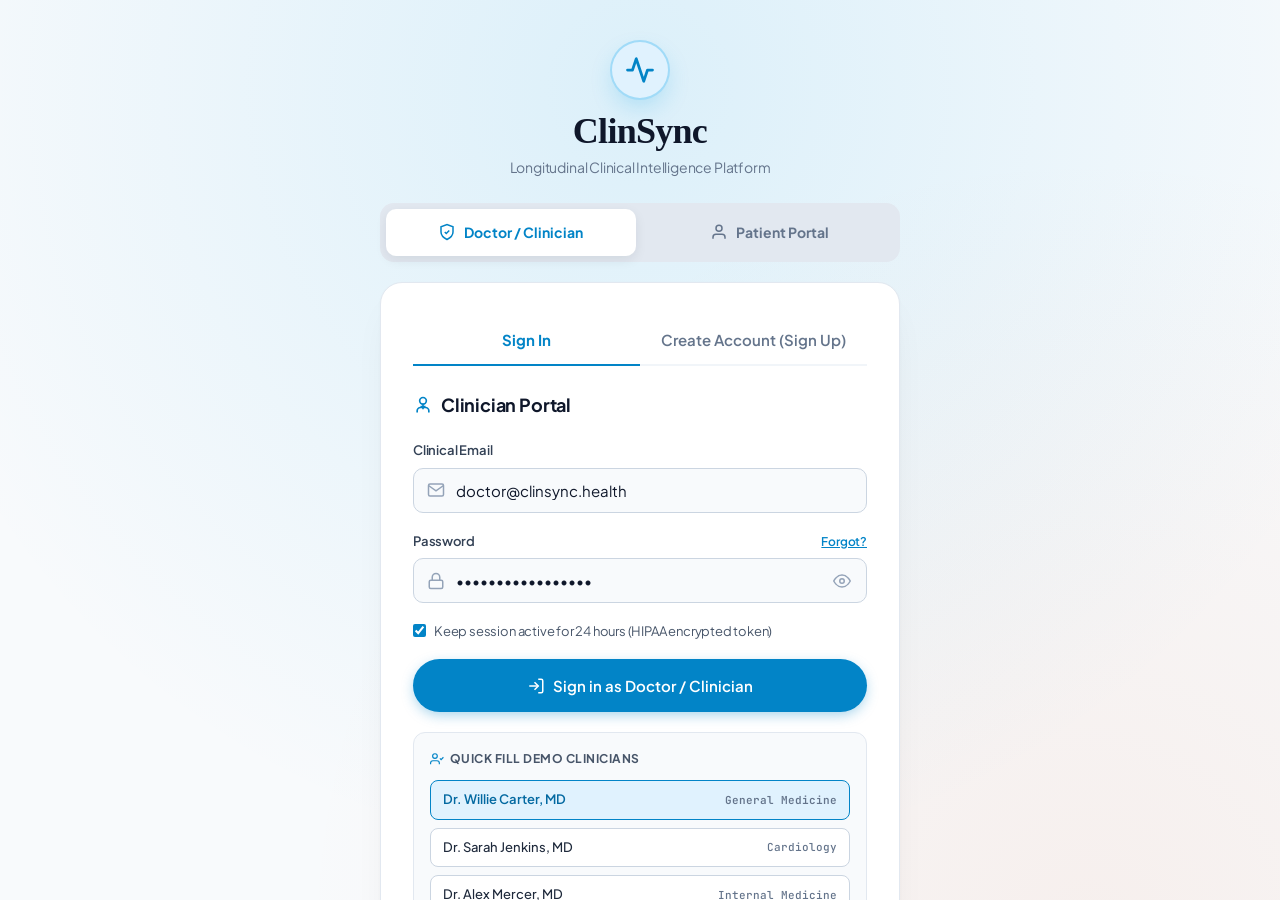
<file: app.html>
<!DOCTYPE html>
<html lang="en">
<head>
  <meta charset="UTF-8" />
  <meta name="viewport" content="width=device-width, initial-scale=1.0" />
  <meta name="theme-color" content="#0284c7" />
  <title>ClinSync — Clinical Intelligence Web Platform</title>
  <meta name="description" content="AI-assisted pre-consultation intelligence, longitudinal clinical memory, patient intake, and doctor workspace." />
  
  <!-- Typography -->
  <link rel="preconnect" href="https://fonts.googleapis.com" />
  <link rel="preconnect" href="https://fonts.gstatic.com" crossorigin />
  <link href="https://fonts.googleapis.com/css2?family=Plus+Jakarta+Sans:ital,wght@0,300;0,400;0,500;0,600;0,700;0,800;1,400&family=JetBrains+Mono:wght@400;500;600&display=swap" rel="stylesheet" />
  
  <!-- Web App Stylesheets -->
  <link rel="stylesheet" href="assets/css/style.css" />
  <link rel="stylesheet" href="assets/css/app.css" />
  <link rel="icon" href="data:image/svg+xml,%3Csvg xmlns='http://www.w3.org/2000/svg' viewBox='0 0 32 32'%3E%3Circle cx='16' cy='16' r='13' fill='none' stroke='%230284c7' stroke-width='3'/%3E%3Ccircle cx='16' cy='16' r='4' fill='%230284c7'/%3E%3C/svg%3E" />
  
  <script>
    // Ensure on standalone web app server that entering without a hash defaults directly to login
    if (!window.location.hash || window.location.hash === '#' || window.location.hash === '#/') {
      window.location.hash = '#/login';
    }
  </script>
</head>
<body style="margin: 0; padding: 0; background: #f8fafc; font-family: 'Plus Jakarta Sans', -apple-system, BlinkMacSystemFont, sans-serif;">
  <div id="app-root" class="active"></div>
  <script src="assets/js/app.js"></script>
</body>
</html>
</file>
<file: assets/css/style.css>
/* ============================================================
   ClinSync — Landing page
   Design: clinical · premium · calm · evidence-driven
   ============================================================ */

/* ---------- tokens ---------- */
:root{
  /* palette channels (RGB triples so alpha compositions theme automatically) */
  --bg-rgb:        5,7,13;
  --bg2-rgb:       8,11,20;
  --ink-rgb:       233,238,247;
  --surface-rgb:   255,255,255;   /* raised color: light on dark */
  --accent-rgb:    56,189,248;
  --mint-rgb:      52,211,153;
  --amber-rgb:     251,191,36;
  --violet-rgb:    167,139,250;
  --rose-rgb:      248,113,113;
  --indigo-rgb:    129,140,248;
  --coffee-rgb:    169,113,75;   /* warm secondary accent */
  --caramel-rgb:   240,164,76;

  --bg:            rgb(var(--bg-rgb));
  --bg-2:          rgb(var(--bg2-rgb));
  --panel:         rgba(var(--surface-rgb),.035);
  --panel-2:       rgba(var(--surface-rgb),.055);
  --line:          rgba(var(--surface-rgb),.09);
  --line-2:        rgba(var(--surface-rgb),.16);
  --ink:           rgb(var(--ink-rgb));
  --ink-2:         #aab6c8;
  --ink-3:         #7c8aa0;

  --cyan:          #38bdf8;
  --cyan-2:        #7dd3fc;
  --indigo:        #818cf8;
  --violet:        #a78bfa;
  --mint:          #34d399;
  --amber:         #fbbf24;
  --rose:          #fb7185;
  --coffee:        #a9714b;
  --caramel:       #f0a44c;
  /* warm highlight layer — ember orange, used sparingly on the black canvas */
  --warm:          #fb923c;
  --warm-2:        #f59e0b;
  --warm-rgb:      251,146,60;
  --warm-grad:     linear-gradient(120deg,#fb923c 0%,#f59e0b 55%,#fbbf24 100%);
  --warm-grad-soft:linear-gradient(120deg,rgba(var(--warm-rgb),.18),rgba(251,191,36,.1));
  --rose-soft:     #fca5a5;
  --amber-soft:    #fcd34d;
  --grad:          linear-gradient(120deg,#38bdf8 0%,#818cf8 55%,#a78bfa 100%);
  --grad-solid:   var(--grad);   /* gradient behind light text */
  --grad-soft:     linear-gradient(120deg,rgba(var(--accent-rgb),.16),rgba(var(--indigo-rgb),.14));

  /* semantic solids */
  --solid:         var(--ink);      /* primary button surface */
  --on-solid:      var(--bg);       /* text on primary button */
  --scrim:         rgba(var(--bg-rgb),.72);
  --glass:         rgba(var(--bg-rgb),.6);
  --sheet:         rgba(var(--bg2-rgb),.9);
  --glow:          rgba(var(--accent-rgb),.6);
  --shadow:        0 40px 80px -50px rgba(0,0,0,.9);
  --shadow-card:   0 40px 80px -50px rgba(0,0,0,.9);
  --shadow-strong: 0 60px 120px -60px rgba(0,0,0,.95);

  --radius:        18px;
  --radius-lg:     26px;
  --maxw:          1240px;
  --ease:          cubic-bezier(.22,.61,.36,1);
  --ease-out:      cubic-bezier(.16,1,.3,1);
  --ease-spring:   cubic-bezier(.34,1.42,.64,1);
  --font:          "Plus Jakarta Sans",-apple-system,BlinkMacSystemFont,"Segoe UI",Roboto,sans-serif;
  --serif:         "Cormorant Garamond","Playfair Display",Georgia,serif;
  --mono:          "JetBrains Mono",ui-monospace,SFMono-Regular,monospace;
}

/* ---------- light theme : warm "coffee + orange" ---------- */
[data-theme="light"]{
  /* warm cream paper instead of cold blue-white */
  --bg-rgb:        244,235,223;
  --bg2-rgb:       235,223,205;
  --ink-rgb:       38,26,20;      /* espresso */
  --surface-rgb:   62,42,30;      /* coffee — raised color on light */

  --accent-rgb:    226,110,58;    /* burnt orange (glows, gradient) */
  --coffee-rgb:    139,94,60;
  --caramel-rgb:   217,119,6;
  --mint-rgb:      22,132,92;
  --amber-rgb:     194,116,11;
  --violet-rgb:    124,58,237;
  --rose-rgb:      211,63,74;
  --indigo-rgb:    166,90,46;     /* copper */

  --ink:           rgb(var(--ink-rgb));
  --ink-2:         #5c4a3d;       /* warm taupe  — 7.8:1 on cream */
  --ink-3:         #6b5645;       /* soft brown — AA on latte at all sizes */

  --cyan:          #9c4210;       /* terracotta  — AA on latte */
  --cyan-2:        #8f3d0e;
  --indigo:        #a65a2e;       /* copper */
  --violet:        #6d28d9;       /* 6.6:1 */
  --mint:          #0f6640;       /* 6.5:1 */
  --amber:         #8a4a08;       /* 6.5:1 */
  --rose:          #ad1f30;       /* AA on latte */
  --coffee:        #8b5e3c;
  --caramel:       #d2691e;
  --warm:          #9c4210;
  --warm-2:        #8f3d0e;
  --warm-rgb:      226,110,58;
  --warm-grad:     linear-gradient(120deg,#8f3d0e 0%,#9c4210 55%,#a8481a 100%);
  --warm-grad-soft:linear-gradient(120deg,rgba(var(--warm-rgb),.14),rgba(168,72,26,.1));
  --rose-soft:     #a5102f;
  --amber-soft:    #854d0e;

  /* coffee → burnt orange; every stop clears AA on latte */
  --grad:          linear-gradient(112deg,#6f3f22 0%,#8f3d0e 45%,#a8481a 100%);
  /* chips/avatars sit under cream text, so they need a deeper roast */
  --grad-solid:   linear-gradient(135deg,#4a2e1c 0%,#8b4513 60%,#a8481a 100%);
  --grad-soft:     linear-gradient(120deg,rgba(var(--coffee-rgb),.14),rgba(var(--accent-rgb),.14));

  --shadow:        0 40px 80px -50px rgba(74,48,28,.34);
  --shadow-card:   0 40px 80px -50px rgba(74,48,28,.26);
  --shadow-strong: 0 60px 120px -60px rgba(74,48,28,.32);
}

/* theme cross-fade */
html{background:var(--bg);transition:background-color .55s var(--ease);color-scheme:dark}
[data-theme="light"]{color-scheme:light}
body{transition:background-color .55s var(--ease),color .55s var(--ease)}

/* circular theme reveal (View Transitions API) */
::view-transition-old(root),::view-transition-new(root){animation:none;mix-blend-mode:normal}
::view-transition-old(root){z-index:1}
::view-transition-new(root){z-index:2;animation:themeReveal .62s var(--ease-out)}
@keyframes themeReveal{from{clip-path:circle(0% at var(--tx,50%) var(--ty,50%))}to{clip-path:circle(150% at var(--tx,50%) var(--ty,50%))}}

/* ---------- reset ---------- */
*{margin:0;padding:0;box-sizing:border-box}
html{scroll-behavior:initial;-webkit-text-size-adjust:100%}
body{
  font-family:var(--font);
  background:var(--bg);
  color:var(--ink);
  line-height:1.68;
  font-weight:400;
  letter-spacing:-.012em;
  overflow-x:hidden;
  -webkit-font-smoothing:antialiased;
  -moz-osx-font-smoothing:grayscale;
  text-rendering:optimizeLegibility;
}
body.is-loading{overflow:hidden;height:100vh}
img,video,svg{display:block;max-width:100%}
a{color:inherit;text-decoration:none}
button{font:inherit;color:inherit;background:none;border:none;cursor:pointer}
::selection{background:rgba(var(--accent-rgb),.28);color:var(--ink)}

/* custom scrollbar */
::-webkit-scrollbar{width:10px}
::-webkit-scrollbar-track{background:var(--bg)}
::-webkit-scrollbar-thumb{background:var(--line-2);border-radius:10px;border:2px solid var(--bg)}
::-webkit-scrollbar-thumb:hover{background:var(--line-2)}

.wrap{width:min(var(--maxw),92vw);margin-inline:auto}

/* ============================================================
   ATMOSPHERE
   ============================================================ */

/* slow drifting colour field — gives the page depth and colour
   without touching content. Dark = cool field with one ember. */
.ambient{position:fixed;inset:0;z-index:0;pointer-events:none;overflow:hidden}
.ambient__orb{position:absolute;display:block;border-radius:50%;will-change:transform}
.ambient__orb--a{width:62vw;height:62vw;left:-16vw;top:-14vh;background:radial-gradient(circle,rgba(var(--accent-rgb),.22),transparent 68%);animation:driftA 31s var(--ease) infinite}
.ambient__orb--b{width:54vw;height:54vw;right:-14vw;top:24vh;background:radial-gradient(circle,rgba(var(--warm-rgb),.22),transparent 68%);animation:driftB 37s var(--ease) infinite}
.ambient__orb--c{width:58vw;height:58vw;left:16vw;bottom:-20vh;background:radial-gradient(circle,rgba(var(--indigo-rgb),.18),transparent 68%);animation:driftC 43s var(--ease) infinite}
@keyframes driftA{0%,100%{transform:translate3d(0,0,0) scale(1)}50%{transform:translate3d(7vw,9vh,0) scale(1.16)}}
@keyframes driftB{0%,100%{transform:translate3d(0,0,0) scale(1.08)}50%{transform:translate3d(-9vw,12vh,0) scale(.92)}}
@keyframes driftC{0%,100%{transform:translate3d(0,0,0) scale(1)}50%{transform:translate3d(6vw,-11vh,0) scale(1.12)}}

/* light theme: the field turns into a soft caramel wash instead of neon */
[data-theme="light"] .ambient__orb--a{background:radial-gradient(circle,rgba(224,161,92,.20),transparent 68%)}
[data-theme="light"] .ambient__orb--b{background:radial-gradient(circle,rgba(210,105,30,.13),transparent 68%)}
[data-theme="light"] .ambient__orb--c{background:radial-gradient(circle,rgba(139,94,60,.14),transparent 68%)}

.grain{
  position:fixed;inset:-50%;z-index:9998;pointer-events:none;opacity:.05;
  background-image:url("data:image/svg+xml,%3Csvg xmlns='http://www.w3.org/2000/svg' width='200' height='200'%3E%3Cfilter id='n'%3E%3CfeTurbulence type='fractalNoise' baseFrequency='.85' numOctaves='3'/%3E%3C/filter%3E%3Crect width='100%25' height='100%25' filter='url(%23n)'/%3E%3C/svg%3E");
  animation:grainShift 8s steps(6) infinite;
  mix-blend-mode:overlay;
}
@keyframes grainShift{
  0%{transform:translate(0,0)}20%{transform:translate(-3%,2%)}40%{transform:translate(2%,-3%)}
  60%{transform:translate(-2%,-2%)}80%{transform:translate(3%,1%)}100%{transform:translate(0,0)}
}

.scroll-progress{position:fixed;top:0;left:0;right:0;height:2px;z-index:9999;background:transparent}
.scroll-progress span{display:block;height:100%;width:0;background:var(--grad);box-shadow:0 0 18px rgba(var(--accent-rgb),.6)}

/* cursor */
.cursor,.cursor-ring{display:none}
@media (hover:hover) and (pointer:fine){
  .cursor{display:block;position:fixed;top:0;left:0;width:6px;height:6px;border-radius:50%;background:var(--cyan-2);z-index:10000;pointer-events:none;transform:translate(-50%,-50%);box-shadow:0 0 14px rgba(var(--accent-rgb),.9)}
  .cursor-ring{display:grid;place-items:center;position:fixed;top:0;left:0;width:40px;height:40px;border:1px solid rgba(var(--surface-rgb),.5);border-radius:50%;z-index:9999;pointer-events:none;transform:translate(-50%,-50%);transition:width .3s var(--ease),height .3s var(--ease),background .3s var(--ease),border-color .3s var(--ease)}
  .cursor-ring__label{font:500 10px/1 var(--mono);letter-spacing:.08em;text-transform:uppercase;color:var(--on-solid);opacity:0;transition:opacity .2s}
  .cursor-ring.is-active{width:76px;height:76px;background:rgba(var(--ink-rgb),.95);border-color:transparent}
  .cursor-ring.is-active .cursor-ring__label{opacity:1}
}

/* ============================================================
   PRELOADER
   ============================================================ */
.preloader{position:fixed;inset:0;z-index:10001;background:var(--bg);display:grid;place-items:center;transition:opacity .8s var(--ease),visibility .8s}
.preloader.is-done{opacity:0;visibility:hidden}
.preloader__inner{display:flex;flex-direction:column;align-items:center;gap:22px;width:min(360px,80vw)}
.preloader__mark svg{width:120px;height:120px}
.pl-ring{stroke:var(--line-2);transform-origin:60px 60px;stroke-dasharray:290;stroke-dashoffset:0}
.pl-ring--2{stroke:rgba(var(--accent-rgb),.4);animation:spin 6s linear infinite}
.pl-core{fill:var(--cyan);filter:drop-shadow(0 0 12px rgba(var(--accent-rgb),.9))}
@keyframes spin{to{transform:rotate(360deg)}}
.preloader__word{font-family:var(--serif);font-size:36px;font-weight:400;letter-spacing:.12em;text-transform:uppercase}
.preloader__bar{width:100%;height:2px;background:var(--line);border-radius:2px;overflow:hidden}
.preloader__bar span{display:block;height:100%;width:0;background:var(--grad);transition:width .25s var(--ease)}
.preloader__meta{width:100%;display:flex;justify-content:space-between;font:400 11px/1 var(--mono);color:var(--ink-3);letter-spacing:.06em;text-transform:uppercase}

/* ============================================================
   NAV
   ============================================================ */
.nav{position:fixed;top:0;left:0;right:0;z-index:900;transition:background .5s var(--ease),backdrop-filter .5s var(--ease),border-color .5s var(--ease),padding .5s var(--ease);border-bottom:1px solid transparent}
.nav.is-stuck{background:rgba(var(--bg-rgb),.72);backdrop-filter:blur(18px) saturate(140%);-webkit-backdrop-filter:blur(18px) saturate(140%);border-bottom-color:var(--line)}
.nav__inner{width:min(var(--maxw),92vw);margin-inline:auto;display:flex;align-items:center;justify-content:space-between;padding:20px 0;transition:padding .4s var(--ease)}
.nav.is-stuck .nav__inner{padding:13px 0}
.brand{display:flex;align-items:center;gap:11px;font-weight:600;letter-spacing:-.02em}
.brand__mark{display:grid;place-items:center;width:30px;height:30px;color:var(--cyan)}
.brand__mark svg{width:30px;height:30px;transition:transform .6s var(--ease-out)}
.brand:hover .brand__mark svg{transform:rotate(120deg)}
.brand__name{font-size:18.5px;letter-spacing:-.02em}
.nav__links{display:flex;gap:6px}
.nav__links a{position:relative;font-size:13.5px;color:var(--ink-2);padding:8px 13px;border-radius:99px;transition:color .3s var(--ease),background .3s var(--ease)}
.nav__links a::after{content:"";position:absolute;left:50%;bottom:2px;width:0;height:1px;background:var(--cyan);transition:width .35s var(--ease),left .35s var(--ease)}
.nav__links a:hover{color:var(--ink)}
.nav__links a:hover::after{width:40%;left:30%}
.nav__links a.is-current{color:var(--ink)}
.nav__links a.is-current::after{width:40%;left:30%;background:var(--grad)}
.nav__actions{display:flex;align-items:center;gap:10px}
.nav__burger{display:none;flex-direction:column;gap:5px;padding:8px}
.nav__burger span{display:block;width:22px;height:1.6px;background:var(--ink);transition:transform .4s var(--ease),opacity .3s}
.nav__burger.is-open span:first-child{transform:translateY(3.3px) rotate(45deg)}
.nav__burger.is-open span:last-child{transform:translateY(-3.3px) rotate(-45deg)}

/* buttons */
.btn{position:relative;display:inline-flex;align-items:center;gap:9px;font-size:14px;font-weight:500;padding:11px 20px;border-radius:99px;border:1px solid transparent;transition:transform .35s var(--ease),background .35s var(--ease),color .35s var(--ease),border-color .35s var(--ease),box-shadow .35s var(--ease);white-space:nowrap}
.btn svg{width:17px;height:17px;transition:transform .4s var(--ease)}
.btn:hover svg{transform:translateX(4px)}
.btn--solid{background:var(--ink);color:var(--on-solid)}
.btn--solid:hover{transform:translateY(-2px);box-shadow:0 12px 30px -12px rgba(var(--ink-rgb),.5)}
.btn--ghost{color:var(--ink-2);border-color:var(--line)}
.btn--ghost:hover{color:var(--ink);border-color:var(--line-2);background:var(--panel)}
.btn--line{color:var(--ink);border-color:var(--line-2)}
.btn--line:hover{background:var(--panel-2);transform:translateY(-2px)}
.btn--lg{font-size:15px;padding:15px 26px}
.btn__play{display:grid;place-items:center;width:24px;height:24px;border-radius:50%;background:var(--grad-solid);color:var(--on-solid)}
.btn__play svg{width:14px;height:14px;margin-left:1px}

/* mobile menu */
.mobile-menu{position:fixed;inset:0;z-index:850;background:rgba(var(--bg-rgb),.97);backdrop-filter:blur(20px);display:flex;flex-direction:column;justify-content:center;gap:6px;padding:0 8vw;transform:translateY(-100%);transition:transform .7s var(--ease-out);visibility:hidden}
.mobile-menu.is-open{transform:translateY(0);visibility:visible}
.mobile-menu a{font-size:32px;font-family:var(--serif);font-weight:400;letter-spacing:.02em;padding:12px 0;border-bottom:1px solid var(--line);color:var(--ink-2);opacity:0;transform:translateY(20px);transition:opacity .5s var(--ease),transform .5s var(--ease),color .3s}
.mobile-menu.is-open a{opacity:1;transform:none}
.mobile-menu a:hover{color:var(--ink)}
.mobile-menu__cta{margin-top:20px;border:none!important;color:var(--cyan)!important;font-family:var(--font)!important;font-size:18px!important}

/* ============================================================
   HERO
   ============================================================ */
.hero{position:relative;min-height:100svh;display:flex;align-items:center;overflow:hidden;padding:118px 0 140px}
.hero__media{position:absolute;inset:0;z-index:0}
.hero__video{position:absolute;inset:0;width:100%;height:100%;object-fit:cover;transform:scale(1.08);will-change:transform,opacity;opacity:0;transition:opacity .7s var(--ease)}
[data-theme="dark"] .hero__video--dark{opacity:var(--hero-op,.9)}
[data-theme="light"] .hero__video--light{opacity:var(--hero-op,.9)}
.hero__scrim{position:absolute;inset:0;background:radial-gradient(120% 90% at 50% 20%,transparent 0%,rgba(var(--bg-rgb),.35) 45%,rgba(var(--bg-rgb),.9) 80%,var(--bg) 100%)}
.hero__vignette{position:absolute;inset:0;background:linear-gradient(180deg,rgba(var(--bg-rgb),.55) 0%,transparent 28%,transparent 60%,var(--bg) 100%)}
.hero__grid-lines{position:absolute;inset:0;z-index:1;pointer-events:none;opacity:.5;
  background-image:linear-gradient(90deg,var(--line) 1px,transparent 1px);background-size:calc(100% / 6) 100%;
  -webkit-mask-image:linear-gradient(180deg,transparent,#000 25%,#000 70%,transparent);mask-image:linear-gradient(180deg,transparent,#000 25%,#000 70%,transparent)}
.hero__content{position:relative;z-index:3}
.hero__eyebrow{display:inline-flex;align-items:center;gap:10px;font:500 11.5px/1 var(--mono);letter-spacing:.18em;text-transform:uppercase;color:var(--ink-2);padding:9px 15px;border:1px solid var(--line);border-radius:99px;background:rgba(var(--bg-rgb),.4);backdrop-filter:blur(8px);margin-bottom:28px}
.pulse-dot{width:6px;height:6px;border-radius:50%;background:var(--mint);box-shadow:0 0 0 0 rgba(var(--mint-rgb),.6);animation:pulse 2.4s infinite}
@keyframes pulse{0%{box-shadow:0 0 0 0 rgba(var(--mint-rgb),.55)}70%{box-shadow:0 0 0 10px rgba(var(--mint-rgb),0)}100%{box-shadow:0 0 0 0 rgba(var(--mint-rgb),0)}}

.hero__title{font-weight:300;font-size:clamp(2.6rem,7.4vw,6.2rem);line-height:1.02;letter-spacing:-.035em;max-width:900px}
.hero__title .line{display:block;overflow:hidden;padding-block:.06em}
.hero__title .line__in{display:inline-block;transform:translateY(115%);transition:transform 1.1s var(--ease-out)}
.hero__title em{font-family:var(--serif);font-style:italic;font-weight:500;font-size:1.06em;letter-spacing:-.01em;background:var(--grad);-webkit-background-clip:text;background-clip:text;color:transparent;padding-right:.08em}
.is-ready .hero__title .line__in{transform:translateY(0)}
.hero__title .line:nth-child(2) .line__in{transition-delay:.09s}
.hero__title .line:nth-child(3) .line__in{transition-delay:.18s}

.hero__sub{max-width:600px;margin-top:30px;font-size:clamp(15px,1.5vw,18px);color:var(--ink-2);font-weight:300}
.hero__sub strong{color:var(--ink);font-weight:500}
.hero__cta{display:flex;flex-wrap:wrap;gap:14px;margin-top:40px}
.hero__tags{display:flex;flex-wrap:wrap;align-items:center;gap:12px;margin-top:34px;font:400 11px/1 var(--mono);letter-spacing:.1em;text-transform:uppercase;color:var(--ink-3)}
.hero__tags i{width:4px;height:4px;border-radius:50%;background:var(--line-2)}

.hero__scroll{position:absolute;left:50%;bottom:30px;transform:translateX(-50%);z-index:3;display:flex;flex-direction:column;align-items:center;gap:10px;font:400 10px/1 var(--mono);letter-spacing:.2em;text-transform:uppercase;color:var(--ink-3);background:linear-gradient(180deg,transparent,rgba(var(--bg-rgb),.75) 35%);padding:12px 18px 6px;border-radius:12px}
.hero__scroll-line{width:1px;height:40px;background:linear-gradient(180deg,var(--line-2),transparent);position:relative;overflow:hidden}
.hero__scroll-line::after{content:"";position:absolute;top:-52px;left:0;width:100%;height:52px;background:var(--cyan);animation:scrollLine 2.2s var(--ease) infinite}
@keyframes scrollLine{0%{top:-52px}60%,100%{top:52px}}

.hero__hud{position:absolute;right:4vw;bottom:140px;z-index:3;display:flex;flex-direction:column;gap:9px;text-align:right}
.hud-row{display:flex;gap:14px;justify-content:flex-end;font:400 10.5px/1 var(--mono);letter-spacing:.06em}
.hud-key{color:var(--ink-3)}
.hud-val{color:var(--ink-2)}

/* ============================================================
   BAND MARQUEE
   ============================================================ */
.band{border-block:1px solid var(--line);background:var(--bg-2);overflow:hidden;padding:22px 0}
.band__marquee{display:flex;width:max-content;animation:marquee 38s linear infinite}
.band__marquee:hover{animation-play-state:paused}
.band__track{display:flex;align-items:center;gap:28px;padding-right:28px}
.band__track span{font-family:var(--serif);font-size:clamp(22px,2.8vw,36px);font-weight:400;letter-spacing:.015em;color:var(--ink-2);white-space:nowrap}
.band__track b{color:var(--cyan);font-size:11px}
@keyframes marquee{to{transform:translateX(-50%)}}

/* ============================================================
   GENERIC SECTION
   ============================================================ */
.section{position:relative;padding:clamp(80px,12vh,150px) 0}
.sec-head{max-width:860px;margin-bottom:64px}
.sec-head--center{margin-inline:auto;text-align:center}
.sec-tag{display:inline-block;font:500 11px/1 var(--mono);letter-spacing:.2em;text-transform:uppercase;color:var(--warm);margin-bottom:20px}
.sec-title{font-weight:300;font-size:clamp(1.9rem,4.4vw,3.6rem);line-height:1.08;letter-spacing:-.03em}
.sec-title em{font-family:var(--serif);font-style:italic;font-weight:500;font-size:1.05em;background:var(--grad);-webkit-background-clip:text;background-clip:text;color:transparent;padding-inline:.02em}
.sec-lead{margin-top:22px;font-size:clamp(15px,1.4vw,17.5px);color:var(--ink-2);font-weight:300;max-width:720px}
.sec-head--center .sec-lead{margin-inline:auto}
.sec-lead strong{color:var(--ink);font-weight:500}

/* reveal base */
.reveal{opacity:0;transform:translateY(34px);transition:opacity 1s var(--ease-out),transform 1s var(--ease-out)}
.reveal.is-in{opacity:1;transform:none}

/* word-by-word heading animation */
.split-words{display:block}
.word{display:inline-block;overflow:hidden;vertical-align:top;padding-bottom:.12em;margin-bottom:-.12em}
.word__in{display:inline-block;transform:translateY(110%) rotate(2deg);opacity:0;transition:transform .95s var(--ease-out),opacity .7s var(--ease-out)}
.split-words.is-in .word__in{transform:translateY(0) rotate(0);opacity:1}

/* ============================================================
   STATS
   ============================================================ */
.stats{padding:clamp(60px,8vh,90px) 0}
.stats__grid{display:grid;grid-template-columns:repeat(4,1fr);gap:1px;background:var(--line);border:1px solid var(--line);border-radius:var(--radius-lg);overflow:hidden}
.stat{background:var(--bg);padding:clamp(26px,3vw,40px);transition:background .5s var(--ease)}
.stat:hover{background:var(--bg-2)}
.stat__num{font-size:clamp(2.4rem,4.6vw,3.8rem);font-weight:300;letter-spacing:-.04em;line-height:1;font-variant-numeric:tabular-nums}
.stat__num span{background:var(--grad);-webkit-background-clip:text;background-clip:text;color:transparent}
.stat p{margin-top:14px;font-size:13.5px;color:var(--ink-3);max-width:230px}

/* ============================================================
   PROBLEM
   ============================================================ */
.problem__grid{display:grid;grid-template-columns:repeat(3,1fr);gap:16px}
.pcard{position:relative;padding:30px;border:1px solid var(--line);border-radius:var(--radius);background:var(--panel);overflow:hidden;display:flex;flex-direction:column;transition:transform .55s var(--ease),border-color .5s var(--ease),background .5s var(--ease),box-shadow .55s var(--ease)}
.pcard:hover{transform:translateY(-6px);border-color:rgba(var(--warm-rgb),.45);background:var(--panel-2);box-shadow:var(--shadow-card)}
.pcard__idx{font:400 12px/1 var(--mono);color:var(--warm);margin-bottom:24px}
.pcard h3{font-size:19px;font-weight:500;letter-spacing:-.01em;margin-bottom:10px}
.pcard p{font-size:14px;color:var(--ink-3);margin-top:auto;padding-top:10px}
.pcard__glow{position:absolute;top:-60px;right:-60px;width:160px;height:160px;border-radius:50%;background:radial-gradient(circle,rgba(var(--accent-rgb),.22),transparent 70%);opacity:0;transition:opacity .6s var(--ease);pointer-events:none}
.pcard:hover .pcard__glow{opacity:1}
.pcard--accent{background:var(--warm-grad-soft);border-color:rgba(var(--warm-rgb),.32)}
.pcard--accent h3{background:var(--warm-grad);-webkit-background-clip:text;background-clip:text;color:transparent}

/* ============================================================
   WORKFLOW
   ============================================================ */
.workflow{background:linear-gradient(180deg,var(--bg),var(--bg-2) 50%,var(--bg))}
.workflow__bgline{position:absolute;left:50%;top:0;bottom:0;width:1px;background:linear-gradient(180deg,transparent,var(--line) 20%,var(--line) 80%,transparent)}
.flow{position:relative;max-width:820px;margin-inline:auto;padding-left:0}
.flow__rail{position:absolute;left:23px;top:10px;bottom:10px;width:2px;background:var(--line);overflow:hidden}
.flow__rail span{position:absolute;top:0;left:0;width:100%;height:0;background:var(--grad)}
.flow__step{position:relative;display:grid;grid-template-columns:48px 1fr;gap:30px;padding:22px 0}
.flow__node{position:relative;z-index:2;display:grid;place-items:center;width:48px;height:48px;border-radius:50%;border:1px solid var(--line-2);background:var(--bg);font:500 14px/1 var(--mono);color:var(--ink-3);transition:color .5s var(--ease),border-color .5s var(--ease),box-shadow .5s var(--ease),background .5s var(--ease)}
.flow__step.is-in .flow__node{color:var(--on-solid);background:var(--grad-solid);border-color:transparent;box-shadow:0 0 0 6px rgba(var(--accent-rgb),.1),0 0 30px -6px rgba(var(--accent-rgb),.6)}
.flow__body{padding-top:6px;border-bottom:1px solid var(--line);padding-bottom:26px}
.flow__body h3{font-size:18px;font-weight:500;margin-bottom:8px;letter-spacing:-.01em}
.flow__body p{font-size:14px;color:var(--ink-3);max-width:600px}
.flow__chips{display:flex;flex-wrap:wrap;gap:8px;margin-top:16px}
.flow__chips span{font:400 11px/1 var(--mono);letter-spacing:.04em;color:var(--ink-2);padding:6px 11px;border:1px solid var(--line);border-radius:99px;background:rgba(var(--surface-rgb),.02)}

/* ============================================================
   SPLIT / PATIENT
   ============================================================ */
.split{display:grid;grid-template-columns:1.05fr 1fr;gap:70px;align-items:center}
.feature-list{list-style:none;margin-top:38px;display:flex;flex-direction:column;gap:22px}
.feature-list li{display:flex;gap:16px}
.fl-dot{flex:none;width:9px;height:9px;margin-top:7px;border-radius:50%;background:var(--grad);box-shadow:0 0 14px rgba(var(--accent-rgb),.6)}
.feature-list strong{font-weight:500;font-size:15.5px}
.feature-list p{font-size:13.8px;color:var(--ink-3);margin-top:3px}

.voice-card{position:relative;border:1px solid var(--line);border-radius:var(--radius-lg);background:linear-gradient(160deg,rgba(var(--surface-rgb),.05),rgba(var(--surface-rgb),.015));padding:26px;box-shadow:var(--shadow-card)}
.voice-card::before{content:"";position:absolute;inset:-1px;border-radius:inherit;padding:1px;background:linear-gradient(140deg,rgba(var(--accent-rgb),.5),transparent 40%,transparent 60%,rgba(var(--indigo-rgb),.4));-webkit-mask:linear-gradient(#000 0 0) content-box,linear-gradient(#000 0 0);-webkit-mask-composite:xor;mask-composite:exclude;pointer-events:none}
.voice-card__top{display:flex;align-items:center;gap:13px;margin-bottom:22px}
.voice-card__avatar{width:42px;height:42px;border-radius:50%;display:grid;place-items:center;background:var(--grad-solid);color:var(--on-solid);font-weight:600}
.voice-card__name{font-weight:500;font-size:15px}
.voice-card__status{font:400 11px/1 var(--mono);color:var(--ink-3);margin-top:4px;display:flex;align-items:center;gap:7px}
.rec{width:7px;height:7px;border-radius:50%;background:var(--rose);animation:pulse2 1.4s infinite}
@keyframes pulse2{0%,100%{opacity:1}50%{opacity:.3}}
.voice-card__wave{height:56px;display:flex;align-items:center;gap:3px;margin-bottom:20px}
.voice-card__wave span{flex:1;background:linear-gradient(180deg,var(--cyan),var(--indigo));border-radius:2px;min-height:4px;transition:height .2s var(--ease)}
.voice-card__quote{font-family:var(--serif);font-style:italic;font-weight:400;font-size:21px;line-height:1.55;color:var(--ink);border-left:2px solid var(--cyan);padding-left:18px;margin-bottom:22px}
.voice-card__result{display:grid;grid-template-columns:1fr 1fr;gap:1px;background:var(--line);border:1px solid var(--line);border-radius:12px;overflow:hidden}
.vr{background:rgba(var(--bg-rgb),.6);padding:12px 14px;display:flex;flex-direction:column;gap:4px}
.vr-k{font:400 10px/1 var(--mono);letter-spacing:.08em;text-transform:uppercase;color:var(--ink-3)}
.vr-v{font-size:14px;font-weight:500}
.voice-card__src{margin-top:16px;font:400 11px/1 var(--mono);color:var(--ink-3);display:flex;justify-content:space-between}
.conf{color:var(--mint)}

/* ============================================================
   INTAKE CHAT
   ============================================================ */
.intake{background:var(--bg-2);border-block:1px solid var(--line)}
.chat{max-width:720px;margin-inline:auto;border:1px solid var(--line);border-radius:var(--radius-lg);background:rgba(var(--bg-rgb),.6);overflow:hidden;box-shadow:var(--shadow-card)}
.chat__head{display:flex;align-items:center;gap:11px;padding:16px 22px;border-bottom:1px solid var(--line);font-size:13.5px;font-weight:500}
.chat__dot{width:8px;height:8px;border-radius:50%;background:var(--mint);animation:pulse 2.4s infinite}
.chat__phase{margin-left:auto;font:400 10.5px/1 var(--mono);color:var(--cyan);letter-spacing:.06em;text-transform:uppercase}
.chat__log{padding:24px 22px;min-height:300px;display:flex;flex-direction:column;gap:16px}
.bubble{max-width:78%;padding:13px 17px;border-radius:16px;font-size:14.5px;line-height:1.5;opacity:0;transform:translateY(14px);animation:bubbleIn .6s var(--ease-out) forwards}
@keyframes bubbleIn{to{opacity:1;transform:none}}
.bubble--ai{align-self:flex-start;background:var(--panel-2);border:1px solid var(--line);border-bottom-left-radius:5px}
.bubble--patient{align-self:flex-end;background:var(--grad-solid);color:var(--on-solid);border-bottom-right-radius:5px;font-weight:500}
.chat__typing{align-self:flex-start;display:flex;gap:5px;padding:15px 18px;border-radius:16px 16px 16px 5px;background:var(--panel-2);border:1px solid var(--line)}
.chat__typing span{width:6px;height:6px;border-radius:50%;background:var(--ink-3);animation:typing 1.2s infinite}
.chat__typing span:nth-child(2){animation-delay:.15s}
.chat__typing span:nth-child(3){animation-delay:.3s}
@keyframes typing{0%,60%,100%{transform:translateY(0);opacity:.4}30%{transform:translateY(-5px);opacity:1}}
.chat__foot{display:flex;align-items:center;gap:16px;flex-wrap:wrap;padding:16px 22px;border-top:1px solid var(--line);background:rgba(var(--surface-rgb),.015)}
.chat__engine{font:400 10.5px/1 var(--mono);letter-spacing:.08em;text-transform:uppercase;color:var(--ink-3)}
.chat__fields{display:flex;flex-wrap:wrap;gap:7px}
.cf{font:400 10.5px/1 var(--mono);padding:5px 10px;border:1px solid var(--line);border-radius:99px;color:var(--ink-3);transition:all .5s var(--ease)}
.cf.is-known{color:var(--mint);border-color:rgba(var(--mint-rgb),.4);background:rgba(var(--mint-rgb),.08)}
.cf.is-missing{color:var(--amber);border-color:rgba(var(--amber-rgb),.4);background:rgba(var(--amber-rgb),.08)}

/* ============================================================
   MEMORY / TIMELINE
   ============================================================ */
.memory__layout{display:grid;grid-template-columns:1.5fr 1fr;gap:60px;align-items:start}
.timeline{position:relative;padding-left:34px}
.timeline__rail{position:absolute;left:7px;top:8px;bottom:8px;width:2px;background:var(--line);overflow:hidden}
.timeline__rail span{position:absolute;top:0;left:0;width:100%;height:0;background:linear-gradient(180deg,var(--cyan),var(--indigo),var(--violet))}
.tl-year{margin-bottom:38px}
.tl-year__label{font-family:var(--serif);font-size:32px;font-weight:500;color:var(--ink-2);margin-bottom:20px;letter-spacing:.02em}
.tl-event{position:relative;padding:0 0 22px 26px}
.tl-event__dot{position:absolute;left:-34px;top:5px;width:14px;height:14px;border-radius:50%;background:var(--bg);border:2px solid var(--line-2);transition:all .5s var(--ease);z-index:2}
.tl-event.is-in .tl-event__dot{border-color:var(--cyan);box-shadow:0 0 0 5px rgba(var(--accent-rgb),.1)}
.tl-event__dot.is-active{border-color:var(--cyan);background:var(--cyan);box-shadow:0 0 0 5px rgba(var(--accent-rgb),.18),0 0 20px rgba(var(--accent-rgb),.7)}
.tl-event__dot.is-current{background:var(--grad);border-color:transparent;animation:pulse 2.4s infinite}
.tl-event__card{border:1px solid var(--line);border-radius:14px;background:var(--panel);padding:16px 18px;transition:transform .5s var(--ease),border-color .5s var(--ease),background .5s var(--ease)}
.tl-event:hover .tl-event__card{transform:translateX(6px);border-color:var(--line-2);background:var(--panel-2)}
.tl-kind{display:inline-block;font:500 9.5px/1 var(--mono);letter-spacing:.1em;text-transform:uppercase;padding:4px 8px;border-radius:6px;margin-bottom:10px}
.tl-kind--condition{color:var(--rose-soft);background:rgba(var(--rose-rgb),.12)}
.tl-kind--consult{color:var(--cyan-2);background:rgba(var(--accent-rgb),.12)}
.tl-kind--prescription{color:var(--violet);background:rgba(var(--violet-rgb),.12)}
.tl-kind--lab{color:var(--mint);background:rgba(var(--mint-rgb),.12)}
.tl-kind--voice{color:var(--amber);background:rgba(var(--amber-rgb),.12)}
.tl-event__card h4{font-size:15px;font-weight:500;margin-bottom:5px;display:flex;align-items:center;gap:9px;flex-wrap:wrap}
.tl-event__card p{font-size:12.8px;color:var(--ink-3)}
.flag{font-style:normal;font:500 9.5px/1 var(--mono);letter-spacing:.06em;text-transform:uppercase;color:var(--amber);border:1px solid rgba(var(--amber-rgb),.4);border-radius:5px;padding:3px 6px}

.memory__side{display:flex;flex-direction:column;gap:18px;position:sticky;top:100px}
.side-card{border:1px solid var(--line);border-radius:var(--radius);background:var(--panel);padding:24px}
.side-card__k{display:block;font:500 11px/1 var(--mono);letter-spacing:.14em;text-transform:uppercase;color:var(--cyan);margin-bottom:20px}
.side-stat{display:flex;align-items:baseline;gap:12px;padding:11px 0;border-bottom:1px solid var(--line)}
.side-stat b{font-size:24px;font-weight:300;letter-spacing:-.03em;min-width:44px}
.side-stat span{font-size:13px;color:var(--ink-3)}
.side-card__foot{margin-top:18px;font:400 11px/1 var(--mono);color:var(--ink-3)}
.trend{width:100%;height:auto;overflow:visible;margin:4px 0 10px}
.trend__grid{stroke:var(--line);stroke-width:1;stroke-dasharray:3 4}
.trend__path{stroke:url(#tg);stroke-width:2.5;stroke-linecap:round;stroke-linejoin:round;stroke-dasharray:1000;stroke-dashoffset:1000;transition:stroke-dashoffset 1.8s var(--ease-out)}
.side-card--trend.is-in .trend__path{stroke-dashoffset:0}
.trend__pt{fill:var(--cyan)}
.trend text{font:400 11px var(--mono);fill:var(--ink-3)}
.side-card__note{font-size:12.5px;color:var(--ink-3)}
.side-card__note strong{color:var(--ink)}

/* ============================================================
   EVIDENCE
   ============================================================ */
.evidence__stage{display:grid;grid-template-columns:1fr 1.2fr;gap:20px;margin-bottom:70px}
.claim-list{display:flex;flex-direction:column;gap:12px}
.claim{text-align:left;border:1px solid var(--line);border-radius:16px;background:var(--panel);padding:18px 20px;display:flex;flex-direction:column;gap:9px;transition:all .45s var(--ease);position:relative;overflow:hidden}
.claim::before{content:"";position:absolute;left:0;top:0;bottom:0;width:2px;background:var(--grad);transform:scaleY(0);transform-origin:top;transition:transform .5s var(--ease)}
.claim:hover{border-color:var(--line-2);background:var(--panel-2);transform:translateX(4px)}
.claim.is-active{border-color:rgba(var(--accent-rgb),.4);background:var(--grad-soft)}
.claim.is-active::before{transform:scaleY(1)}
.claim__text{font-size:15px;font-weight:500}
.claim__meta{font:400 10.5px/1 var(--mono);letter-spacing:.06em;color:var(--ink-3)}
.source-pane{border:1px solid var(--line);border-radius:16px;background:rgba(var(--bg-rgb),.6);padding:22px;position:relative;min-height:220px;overflow:hidden}
.source-pane::after{content:"";position:absolute;inset:0;background:linear-gradient(transparent 96%,var(--line) 96%);background-size:100% 24px;opacity:.35;pointer-events:none}
.source{display:none;animation:srcIn .5s var(--ease-out)}
.source.is-active{display:block}
@keyframes srcIn{from{opacity:0;transform:translateY(10px)}to{opacity:1;transform:none}}
.source__bar{display:flex;justify-content:space-between;font:400 11px/1 var(--mono);letter-spacing:.06em;color:var(--ink-3);padding-bottom:14px;margin-bottom:16px;border-bottom:1px solid var(--line);position:relative;z-index:1}
.source__type{color:var(--cyan-2);text-transform:uppercase}
.source__body{font:400 16px/2 var(--mono);color:var(--ink-2);position:relative;z-index:1}
.source__body mark{background:rgba(var(--accent-rgb),.18);color:var(--cyan-2);padding:2px 4px;border-radius:4px;box-shadow:0 0 0 1px rgba(var(--accent-rgb),.3)}
.source__dim{color:var(--ink-3);font-size:13px}

.evidence__pillars{display:grid;grid-template-columns:repeat(4,1fr);gap:1px;background:var(--line);border:1px solid var(--line);border-radius:var(--radius);overflow:hidden}
.ep{background:var(--bg);padding:26px;transition:background .5s var(--ease)}
.ep:hover{background:var(--bg-2)}
.ep__n{font:400 12px/1 var(--mono);color:var(--cyan)}
.ep h4{font-size:15px;font-weight:500;margin:16px 0 8px}
.ep p{font-size:13px;color:var(--ink-3)}

/* ============================================================
   BRIEF
   ============================================================ */
.brief{position:relative;overflow:hidden}
.brief__bg{position:absolute;inset:0;z-index:0;opacity:.14}
.brief__video{position:absolute;inset:0;width:100%;height:100%;object-fit:cover;transition:opacity .7s var(--ease)}
.brief__video--dark{opacity:1}
.brief__video--light{opacity:0}
[data-theme="light"] .brief__video--dark{opacity:0}
[data-theme="light"] .brief__video--light{opacity:1}
.brief::after{content:"";position:absolute;inset:0;z-index:1;background:radial-gradient(80% 60% at 50% 40%,transparent,var(--bg) 85%)}
.brief .wrap{position:relative;z-index:2}
.brief-doc{max-width:760px;margin-inline:auto;border:1px solid var(--line-2);border-radius:var(--radius-lg);background:rgba(var(--bg2-rgb),.86);backdrop-filter:blur(14px);overflow:hidden;box-shadow:var(--shadow-strong),0 0 0 1px rgba(var(--surface-rgb),.02) inset}
.brief-doc__chrome{display:flex;align-items:center;gap:8px;padding:13px 18px;border-bottom:1px solid var(--line);background:rgba(var(--surface-rgb),.02)}
.dot{width:10px;height:10px;border-radius:50%}
.dot.red{background:#ff5f57}.dot.amber{background:#febc2e}.dot.green{background:#28c840}
.brief-doc__url{margin-left:12px;font:400 11px/1 var(--mono);color:var(--ink-3)}
.brief-doc__live{margin-left:auto;display:flex;align-items:center;gap:8px;font:400 10.5px/1 var(--mono);letter-spacing:.06em;text-transform:uppercase;color:var(--mint)}
.brief-doc__head{display:flex;align-items:center;gap:15px;padding:24px;border-bottom:1px solid var(--line)}
.bd-avatar{width:48px;height:48px;border-radius:14px;display:grid;place-items:center;background:var(--grad-solid);color:var(--on-solid);font-weight:600;font-size:15px}
.bd-id h3{font-size:18px;font-weight:500}
.bd-id p{font-size:12.5px;color:var(--ink-3);margin-top:3px}
.bd-id p b{color:var(--cyan-2);font-weight:500}
.bd-badge{margin-left:auto;font:500 10.5px/1 var(--mono);letter-spacing:.08em;text-transform:uppercase;color:var(--mint);border:1px solid rgba(var(--mint-rgb),.35);background:rgba(var(--mint-rgb),.08);padding:7px 11px;border-radius:8px}
.brief-doc__body{padding:8px 24px}
.bd-sec{padding:20px 0;border-bottom:1px solid var(--line)}
.bd-sec:last-child{border-bottom:none}
.bd-k{display:block;font:500 10.5px/1 var(--mono);letter-spacing:.14em;text-transform:uppercase;color:var(--cyan);margin-bottom:12px}
.bd-sec p{font-size:15px;color:var(--ink)}
.bd-list{list-style:none;display:flex;flex-direction:column;gap:9px}
.bd-list li{position:relative;padding-left:18px;font-size:14.5px;color:var(--ink-2)}
.bd-list li::before{content:"";position:absolute;left:0;top:8px;width:6px;height:6px;border-radius:50%;background:var(--line-2)}
.bd-list--mono{font-family:var(--mono);font-size:12.5px}
.bd-cols{display:grid;grid-template-columns:1fr 1fr;gap:0 34px}
.bd-trend{display:flex;flex-direction:column;gap:9px}
.bd-trend__bar{display:flex;align-items:center;gap:12px}
.bd-trend__bar span{height:8px;width:var(--w);background:linear-gradient(90deg,rgba(var(--accent-rgb),.5),var(--cyan));border-radius:4px;transition:width 1.4s var(--ease-out);flex:none}
.bd-trend__bar em{font:400 11px var(--mono);font-style:normal;color:var(--ink-3);white-space:nowrap}
.bd-trend__bar--hot span{background:linear-gradient(90deg,var(--amber),var(--rose))}
.bd-trend__bar--hot em{color:var(--rose)}
.bd-sec--warn{background:rgba(var(--amber-rgb),.05);border-radius:12px;padding:18px;border:1px solid rgba(var(--amber-rgb),.16);margin:14px 0}
.bd-sec--warn .bd-k{color:var(--amber)}
.bd-sec--warn p{color:var(--amber-soft);font-size:14px}
.bd-sec--quote blockquote{font-family:var(--serif);font-style:italic;font-weight:400;font-size:22px;line-height:1.55;color:var(--ink);border-left:2px solid var(--cyan);padding-left:18px}
.bd-actions{display:flex;gap:9px;margin-top:14px}
.mini-btn{font:500 11px/1 var(--mono);letter-spacing:.05em;text-transform:uppercase;padding:8px 13px;border:1px solid var(--line-2);border-radius:8px;color:var(--ink-2);transition:all .35s var(--ease);cursor:pointer}
.mini-btn:hover{background:var(--panel-2);color:var(--ink)}
.mini-btn--ghost{border-style:dashed}
.bd-evidence{display:flex;align-items:center;justify-content:space-between;gap:16px;flex-wrap:wrap;padding:20px 0}
.bd-evidence__count{font:400 12px var(--mono);color:var(--ink-3)}
.bd-evidence__count b{color:var(--ink);font-size:15px}
.brief-doc__foot{display:flex;align-items:center;justify-content:space-between;gap:16px;flex-wrap:wrap;padding:18px 24px;border-top:1px solid var(--line);background:rgba(var(--surface-rgb),.02);font-size:12.5px;color:var(--ink-3)}
.btn.mini{font-size:12px;padding:9px 16px}

/* ============================================================
   TRUST
   ============================================================ */
.trust{background:var(--bg-2);border-block:1px solid var(--line)}
.trust__grid{display:grid;grid-template-columns:repeat(3,1fr);gap:16px}
.tcard{position:relative;border:1px solid var(--line);border-radius:var(--radius);background:var(--panel);padding:28px;overflow:hidden;display:flex;flex-direction:column;transition:transform .55s var(--ease),border-color .5s var(--ease),background .5s var(--ease),box-shadow .55s var(--ease)}
.tcard:hover{transform:translateY(-6px);border-color:rgba(var(--warm-rgb),.45);background:var(--panel-2);box-shadow:var(--shadow-card)}
.tcard__ico{display:grid;place-items:center;width:44px;height:44px;border-radius:12px;border:1px solid var(--line-2);color:var(--cyan);margin-bottom:22px;transition:all .5s var(--ease)}
.tcard:hover .tcard__ico{background:var(--grad-solid);color:var(--on-solid);border-color:transparent;transform:translateY(-2px) scale(1.06) rotate(-4deg)}
.tcard__ico svg{width:22px;height:22px}
.tcard h3{font-size:17px;font-weight:500;margin-bottom:9px}
.tcard p{font-size:13.5px;color:var(--ink-3);margin-top:auto;padding-top:12px}

/* ============================================================
   ARCHITECTURE
   ============================================================ */
.arch{display:grid;grid-template-columns:1fr auto 1fr auto 1fr auto 1fr;gap:18px;align-items:stretch}
.arch__col{display:flex;flex-direction:column;gap:12px}
.arch__label{font:500 10.5px/1 var(--mono);letter-spacing:.14em;text-transform:uppercase;color:var(--ink-3);margin-bottom:4px}
.arch__box{border:1px solid var(--line);border-radius:14px;background:var(--panel);padding:16px;font-size:14px;font-weight:500;display:flex;flex-direction:column;gap:4px;transition:transform .5s var(--ease),border-color .5s var(--ease),background .5s var(--ease)}
.arch__box:hover{transform:translateY(-3px);border-color:var(--line-2)}
.arch__box small{font:400 10.5px/1.4 var(--mono);color:var(--ink-3);font-weight:400}
.arch__box--accent{background:var(--grad-soft);border-color:rgba(var(--accent-rgb),.3)}
.arch__box--human{background:rgba(var(--mint-rgb),.08);border-color:rgba(var(--mint-rgb),.3)}
.arch__box--ghost{background:transparent;border-style:dashed;color:var(--ink-2)}
.arch__box--sm{font-size:12.5px;padding:11px;text-align:center;font-weight:400}
.arch__row{display:grid;grid-template-columns:repeat(3,1fr);gap:10px}
.arch__arrow{position:relative;width:34px;align-self:center;height:1px;background:linear-gradient(90deg,transparent,var(--line-2),transparent)}
.arch__arrow::after{content:"";position:absolute;right:0;top:-3px;width:7px;height:7px;border-right:1px solid var(--cyan);border-top:1px solid var(--cyan);transform:rotate(45deg)}
.arch__api{display:flex;flex-wrap:wrap;align-items:center;gap:9px;justify-content:center;margin-top:56px;padding-top:40px;border-top:1px solid var(--line)}
.api-pill{font:400 11.5px/1 var(--mono);padding:8px 12px;border:1px solid var(--line);border-radius:8px;color:var(--ink-2);transition:all .4s var(--ease)}
.api-pill:hover{border-color:var(--cyan);color:var(--cyan-2);transform:translateY(-2px)}
.api-note{font:400 11px/1 var(--mono);color:var(--ink-3);margin-left:8px}

/* ============================================================
   METRIC
   ============================================================ */
.metric{background:linear-gradient(180deg,var(--bg),var(--bg-2))}
.metric__inner{text-align:center}
.metric__title{font-weight:300;font-size:clamp(1.8rem,4.6vw,3.6rem);line-height:1.1;letter-spacing:-.03em;max-width:900px;margin-inline:auto}
.metric__title em{font-family:var(--serif);font-style:italic;font-weight:500;font-size:1.05em;background:var(--grad);-webkit-background-clip:text;background-clip:text;color:transparent;padding-inline:.02em}
.metric__compare{display:grid;grid-template-columns:1fr 1fr;gap:40px;max-width:820px;margin:60px auto 0;text-align:left}
.meter__k{font:500 11px/1 var(--mono);letter-spacing:.1em;text-transform:uppercase;color:var(--ink-3)}
.meter__track{height:10px;border-radius:99px;background:rgba(var(--surface-rgb),.05);margin:16px 0 12px;overflow:hidden;border:1px solid var(--line)}
.meter__fill{display:block;height:100%;width:0;border-radius:99px;transition:width 1.6s var(--ease-out)}
.meter__fill--old{background:rgba(var(--surface-rgb),.22)}
.meter__fill--new{background:var(--grad);box-shadow:0 0 20px rgba(var(--accent-rgb),.5)}
.meter p{font-size:13.5px;color:var(--ink-3)}

/* ============================================================
   PROMISE
   ============================================================ */
.promise{padding:clamp(80px,14vh,170px) 0;text-align:center;background:var(--bg-2);border-block:1px solid var(--line)}
.promise__lines{display:flex;flex-direction:column;gap:18px}
.promise__lines p{font-weight:300;font-size:clamp(1.6rem,4.4vw,3.4rem);letter-spacing:-.02em;line-height:1.15}
.promise__lines em{font-family:var(--serif);font-style:italic;font-weight:500;font-size:1.05em;background:var(--grad);-webkit-background-clip:text;background-clip:text;color:transparent;padding-inline:.02em}

/* ============================================================
   CTA
   ============================================================ */
.cta{position:relative;overflow:hidden;text-align:center}
.cta__glow{position:absolute;left:50%;top:50%;transform:translate(-50%,-50%);width:900px;height:900px;background:radial-gradient(circle,rgba(var(--warm-rgb),.16),rgba(var(--accent-rgb),.07) 42%,transparent 70%);pointer-events:none;animation:glowBreath 9s var(--ease) infinite}
@keyframes glowBreath{0%,100%{opacity:.75;transform:translate(-50%,-50%) scale(1)}50%{opacity:1;transform:translate(-50%,-50%) scale(1.08)}}
.cta__inner{position:relative;z-index:2}
.cta__title{font-weight:300;font-size:clamp(2rem,5.6vw,4.6rem);line-height:1.04;letter-spacing:-.035em}
.cta__title em{font-family:var(--serif);font-style:italic;font-weight:500;font-size:1.05em;background:var(--grad);-webkit-background-clip:text;background-clip:text;color:transparent;padding-inline:.02em}
.cta__sub{margin-top:24px;color:var(--ink-2);font-size:clamp(15px,1.4vw,18px);font-weight:300}
.cta__actions{display:flex;gap:14px;justify-content:center;flex-wrap:wrap;margin-top:40px}

/* ============================================================
   FOOTER
   ============================================================ */
.footer{border-top:1px solid var(--line);background:var(--bg);padding:70px 0 34px}
.footer__inner{display:grid;grid-template-columns:1.2fr 2fr;gap:60px}
.footer__brand .brand{margin-bottom:18px}
.footer__brand p{font-size:13.5px;color:var(--ink-3);max-width:280px}
.footer__cols{display:grid;grid-template-columns:repeat(3,1fr);gap:30px}
.footer__cols div{display:flex;flex-direction:column;gap:11px}
.footer__cols span{font:500 10.5px/1 var(--mono);letter-spacing:.14em;text-transform:uppercase;color:var(--ink-3);margin-bottom:5px}
.footer__cols a{font-size:13.5px;color:var(--ink-2);transition:color .3s,transform .3s var(--ease);width:fit-content}
.footer__cols a:hover{color:var(--cyan)}
.footer__base{display:flex;justify-content:space-between;gap:20px;flex-wrap:wrap;margin-top:60px;padding-top:26px;border-top:1px solid var(--line);font:400 11px/1.6 var(--mono);color:var(--ink-3)}

/* ============================================================
   CHAPTER NAVIGATOR
   ============================================================ */
.chapters{position:fixed;left:22px;top:50%;transform:translateY(-50%);z-index:800;display:flex;flex-direction:column;align-items:center;gap:14px;opacity:0;transition:opacity .6s var(--ease)}
.chapters.is-visible{opacity:1}
.chapters__label{font:500 9px/1 var(--mono);letter-spacing:.3em;text-transform:uppercase;color:var(--ink-3);writing-mode:vertical-rl;transform:rotate(180deg)}
.chapters__track{display:flex;flex-direction:column;align-items:center;gap:12px}
.chapter{position:relative;width:26px;height:26px;display:grid;place-items:center}
.chapter__dot{width:7px;height:7px;border-radius:50%;background:transparent;border:1px solid var(--ink-3);transition:all .45s var(--ease)}
.chapter:hover .chapter__dot{border-color:var(--ink);transform:scale(1.25)}
.chapter.is-current .chapter__dot{background:var(--warm);border-color:var(--warm);box-shadow:0 0 0 4px rgba(var(--warm-rgb),.16),0 0 16px rgba(var(--warm-rgb),.7)}
.chapter__tip{position:absolute;left:34px;top:50%;transform:translateY(-50%) translateX(-8px);white-space:nowrap;font:500 10.5px/1 var(--mono);letter-spacing:.08em;text-transform:uppercase;color:var(--ink);background:rgba(var(--bg2-rgb),.92);border:1px solid var(--line-2);padding:7px 10px;border-radius:8px;opacity:0;pointer-events:none;transition:opacity .35s var(--ease),transform .35s var(--ease)}
.chapter:hover .chapter__tip{opacity:1;transform:translateY(-50%) translateX(0)}

/* spotlight following cursor */
.spotlight{position:fixed;inset:0;z-index:1;pointer-events:none;opacity:0;transition:opacity .8s var(--ease);
  background:radial-gradient(340px 340px at var(--mx,50%) var(--my,50%),rgba(var(--accent-rgb),.10),transparent 70%)}
.spotlight.is-on{opacity:1}
/* on black the cursor glow reads warm — ember, not neon */
[data-theme="dark"] .spotlight{background:radial-gradient(380px 380px at var(--mx,50%) var(--my,50%),rgba(var(--warm-rgb),.13),transparent 70%)}

/* ============================================================
   MANIFESTO
   ============================================================ */
.manifesto{position:relative;padding:clamp(90px,16vh,190px) 0;background:var(--bg);text-align:center;overflow:hidden}
.manifesto__glow{position:absolute;left:50%;top:50%;transform:translate(-50%,-50%);width:1000px;height:600px;background:radial-gradient(ellipse,rgba(var(--indigo-rgb),.08),transparent 65%);pointer-events:none}
.manifesto .wrap{position:relative;z-index:2}
.sec-tag--center{display:block;text-align:center}
.manifesto__text{font-weight:300;font-size:clamp(1.5rem,3.5vw,2.9rem);line-height:1.32;letter-spacing:-.02em;max-width:1000px;margin:24px auto 0}
.manifesto__note{margin-top:30px;font:400 12px/1.6 var(--mono);color:var(--ink-3);letter-spacing:.04em}
.mword{color:rgba(var(--ink-rgb),.16);transition:color .4s var(--ease)}
.mword.is-lit{color:var(--ink)}
.mword.is-lit.mword--accent{color:var(--cyan-2)}

/* ============================================================
   SCROLLYTELLING PIPELINE
   ============================================================ */
.scrolly{position:relative;background:linear-gradient(180deg,var(--bg),var(--bg-2) 45%,var(--bg))}
.scrolly__head{position:relative;z-index:3;padding-bottom:30px}
.scrolly__viewport{position:relative;height:420vh}
.scrolly__sticky{position:sticky;top:0;height:100svh;display:flex;align-items:center;overflow:hidden}
.scrolly__stage{display:grid;grid-template-columns:1fr 1fr;gap:70px;align-items:center;width:min(var(--maxw),92vw)}
.scrolly__visual{display:grid;place-items:center}
.docscan{position:relative;width:100%;max-width:420px;border:1px solid var(--line-2);border-radius:18px;background:rgba(var(--bg2-rgb),.85);overflow:hidden;box-shadow:var(--shadow-strong),0 0 0 1px rgba(var(--surface-rgb),.02) inset;transition:transform .6s var(--ease)}
.docscan__chrome{display:flex;align-items:center;gap:7px;padding:12px 15px;border-bottom:1px solid var(--line);background:rgba(var(--surface-rgb),.02)}
.docscan__name{margin-left:10px;font:400 10.5px/1 var(--mono);color:var(--ink-3)}
.docscan__page{position:relative;padding:26px 24px 30px;min-height:330px}
.docscan__letterhead{display:flex;flex-direction:column;gap:6px;margin-bottom:20px}
.docscan__letterhead span{height:8px;border-radius:4px;background:rgba(var(--surface-rgb),.09)}
.docscan__letterhead span:first-child{width:45%;background:rgba(var(--accent-rgb),.28)}
.docscan__letterhead span:last-child{width:28%}
.docscan__lines{display:flex;flex-direction:column;gap:9px;margin-bottom:20px}
.docscan__lines i{height:5px;border-radius:3px;background:rgba(var(--surface-rgb),.06)}
.docscan__lines i:nth-child(1){width:100%}.docscan__lines i:nth-child(2){width:92%}.docscan__lines i:nth-child(3){width:97%}.docscan__lines i:nth-child(4){width:70%}
.docscan__lines--short{margin-top:18px}.docscan__lines--short i:nth-child(1){width:88%}.docscan__lines--short i:nth-child(2){width:60%}
.docscan__table{display:flex;flex-direction:column;gap:1px;background:var(--line);border:1px solid var(--line);border-radius:10px;overflow:hidden}
.docscan__table div{display:flex;justify-content:space-between;padding:10px 13px;background:rgba(var(--bg-rgb),.7);font-size:13px}
.docscan__table span{color:var(--ink-2);font-family:var(--mono);font-size:12px}
.docscan__table b{color:var(--ink);font-weight:500;font-family:var(--mono);font-size:12px}
.docscan__beam{position:absolute;left:0;right:0;top:0;height:90px;background:linear-gradient(180deg,transparent,rgba(var(--accent-rgb),.16),rgba(var(--accent-rgb),.5),rgba(var(--accent-rgb),.16),transparent);opacity:0;pointer-events:none;mix-blend-mode:screen}
.docscan.is-scanning .docscan__beam{opacity:1;animation:beam 1.5s var(--ease) infinite}
@keyframes beam{0%{top:-90px}100%{top:100%}}
.docscan__box{position:absolute;border:1.5px solid var(--cyan);border-radius:6px;background:rgba(var(--accent-rgb),.08);opacity:0;transform:scale(.9);transition:opacity .5s var(--ease),transform .5s var(--ease);pointer-events:none}
.docscan__box[data-box="1"]{top:137px;left:24px;width:110px;height:36px}
.docscan__box[data-box="2"]{top:177px;left:262px;width:120px;height:36px}
.docscan__box[data-box="3"]{top:217px;left:262px;width:120px;height:36px}
.docscan[data-active="2"] .docscan__box[data-box="1"],
.docscan[data-active="3"] .docscan__box[data-box="1"],
.docscan[data-active="4"] .docscan__box[data-box="1"],
.docscan[data-active="5"] .docscan__box[data-box="1"],
.docscan[data-active="3"] .docscan__box[data-box="2"],
.docscan[data-active="4"] .docscan__box[data-box="2"],
.docscan[data-active="5"] .docscan__box[data-box="2"],
.docscan[data-active="3"] .docscan__box[data-box="3"],
.docscan[data-active="4"] .docscan__box[data-box="3"],
.docscan[data-active="5"] .docscan__box[data-box="3"]{opacity:1;transform:scale(1)}
.docscan__status{display:flex;align-items:center;gap:9px;padding:13px 16px;border-top:1px solid var(--line);font:500 10.5px/1 var(--mono);letter-spacing:.1em;text-transform:uppercase;color:var(--cyan)}
.docscan__status em{margin-left:auto;font-style:normal;color:var(--ink-3)}
.docscan[data-active="5"] .docscan__status{color:var(--mint)}
.docscan[data-active="5"] .rec{background:var(--mint);animation:none}

.scrolly__copy{position:relative;min-height:340px}
.sc-step{position:absolute;top:0;left:0;opacity:0;transform:translateY(26px);transition:opacity .6s var(--ease-out),transform .6s var(--ease-out);pointer-events:none}
.sc-step.is-active{opacity:1;transform:none;pointer-events:auto}
.sc-step__k{display:inline-block;font:500 11px/1 var(--mono);letter-spacing:.16em;text-transform:uppercase;color:var(--cyan);margin-bottom:18px}
.sc-step h3{font-weight:300;font-size:clamp(1.6rem,3vw,2.5rem);letter-spacing:-.03em;line-height:1.1;margin-bottom:16px}
.sc-step p{font-size:15.5px;color:var(--ink-2);max-width:460px;font-weight:300}
.sc-confidence{display:flex;align-items:center;gap:12px;margin-top:20px}
.sc-confidence span{flex:1;max-width:180px;height:6px;border-radius:4px;background:linear-gradient(90deg,var(--cyan),var(--indigo));transform:scaleX(0);transform-origin:left;transition:transform 1s var(--ease-out) .2s}
.sc-step.is-active .sc-confidence span{transform:scaleX(1)}
.sc-confidence em{font:400 11px var(--mono);font-style:normal;color:var(--mint)}
.scrolly__progress{position:absolute;left:50%;bottom:34px;transform:translateX(-50%);width:220px;height:2px;background:var(--line);border-radius:2px;overflow:hidden}
.scrolly__progress span{display:block;height:100%;width:0;background:var(--grad)}

/* ============================================================
   FLASHCARD ALIGNMENT + MOTION
   Cards in a row share one set of row tracks, so the index,
   icon, title and body land on the same baselines regardless
   of copy length — at every breakpoint.
   ============================================================ */
@supports (grid-template-rows:subgrid){
  .problem__grid,.trust__grid{
    /* row-gap 0 hands the spacing back to the cards, so the
       parent's gutters don't double up inside each card */
    row-gap:0;
    padding-block:8px;
    grid-auto-rows:auto;
  }
  .pcard,.tcard{
    display:grid;
    grid-template-rows:subgrid;
    grid-row:span 3;
    margin-block:8px;
  }
}

/* stagger the card grids so a section arrives as a sequence, not a slab */
.problem__grid>.reveal:nth-child(2),.trust__grid>.reveal:nth-child(2){transition-delay:.08s}
.problem__grid>.reveal:nth-child(3),.trust__grid>.reveal:nth-child(3){transition-delay:.16s}
.problem__grid>.reveal:nth-child(4),.trust__grid>.reveal:nth-child(4){transition-delay:.24s}
.problem__grid>.reveal:nth-child(5),.trust__grid>.reveal:nth-child(5){transition-delay:.32s}
.problem__grid>.reveal:nth-child(6),.trust__grid>.reveal:nth-child(6){transition-delay:.4s}

/* sheen sweep — one pass of light across the card on hover */
.pcard::after,.tcard::after{
  content:"";
  position:absolute;inset:0;
  pointer-events:none;
  border-radius:inherit;
  background:linear-gradient(115deg,transparent 36%,rgba(var(--surface-rgb),.13) 50%,transparent 64%);
  transform:translateX(-130%);
  transition:transform 1s var(--ease-out);
}
.pcard:hover::after,.tcard:hover::after{transform:translateX(130%)}

/* index numerals drift a touch on hover */
.pcard__idx{transition:transform .55s var(--ease-out),color .5s var(--ease)}
.pcard:hover .pcard__idx{transform:translateX(3px);color:var(--warm-2)}

/* ============================================================
   THEME TOGGLE
   ============================================================ */
.theme-toggle{position:relative;display:grid;place-items:center;width:38px;height:38px;border-radius:50%;border:1px solid var(--line-2);color:var(--ink-2);background:rgba(var(--surface-rgb),.02);transition:color .35s var(--ease),border-color .35s var(--ease),background .35s var(--ease),transform .35s var(--ease);overflow:hidden}
.theme-toggle:hover{color:var(--ink);border-color:rgb(var(--accent-rgb));transform:translateY(-1px)}
.theme-toggle__icon{position:absolute;inset:0;display:none;place-items:center;transition:transform .5s var(--ease-out),opacity .4s var(--ease)}
.theme-toggle__icon svg{width:18px;height:18px}
[data-theme="dark"] .theme-toggle__icon--sun{display:grid}
[data-theme="light"] .theme-toggle__icon--moon{display:grid}
.theme-toggle--inline{width:auto;height:auto;padding:10px 16px;border-radius:12px}
.theme-toggle--inline:hover{transform:none}
.mobile-menu__row{display:flex;align-items:center;justify-content:space-between;margin-top:26px;padding-top:22px;border-top:1px solid var(--line);font:500 12px/1 var(--mono);letter-spacing:.14em;text-transform:uppercase;color:var(--ink-3);opacity:0;transform:translateY(14px);transition:opacity .5s var(--ease),transform .5s var(--ease)}
.mobile-menu.is-open .mobile-menu__row{opacity:1;transform:none}

/* ============================================================
   LIGHT THEME REFINEMENTS
   ============================================================ */
[data-theme="light"] .grain{mix-blend-mode:multiply;opacity:.035}
[data-theme="light"] body{font-weight:400}
[data-theme="light"] .hero__scrim{background:radial-gradient(120% 90% at 50% 22%,transparent 0%,rgba(var(--bg-rgb),.15) 42%,rgba(var(--bg-rgb),.72) 78%,var(--bg) 100%)}
[data-theme="light"] .hero__vignette{background:linear-gradient(180deg,rgba(var(--bg-rgb),.5) 0%,transparent 26%,transparent 58%,var(--bg) 100%)}
[data-theme="light"] .hero__grid-lines{opacity:.65;background-image:linear-gradient(90deg,var(--line) 1px,transparent 1px)}
[data-theme="light"] .hero__eyebrow{background:rgba(255,252,248,.82);color:var(--ink-2);border-color:rgba(62,42,30,.12)}
[data-theme="light"] .hero__scroll{background:linear-gradient(180deg,transparent,rgba(var(--bg-rgb),.7) 35%)}
[data-theme="light"] .cursor-ring{border-color:rgba(var(--ink-rgb),.35)}
[data-theme="light"] .cursor-ring.is-active{background:rgba(var(--ink-rgb),.95)}
[data-theme="light"] .cursor-ring.is-active .cursor-ring__label{color:var(--bg)}
[data-theme="light"] .flow__node{background:var(--bg)}
[data-theme="light"] .brief__bg{opacity:.10}
[data-theme="light"] .brief::after{background:radial-gradient(80% 60% at 50% 42%,transparent,var(--bg) 82%)}
[data-theme="light"] .docscan__beam{mix-blend-mode:normal}
[data-theme="light"] .pcard--accent,[data-theme="light"] .arch__box--accent,[data-theme="light"] .arch__box--human{backdrop-filter:none}
[data-theme="light"] .scroll-progress span{box-shadow:0 0 14px rgba(var(--accent-rgb),.45)}
[data-theme="light"] .source__body mark{background:rgba(var(--accent-rgb),.14)}
[data-theme="light"] .bd-trend__bar span{box-shadow:0 0 0 1px rgba(var(--accent-rgb),.15)}
[data-theme="light"] .stat:hover{background:var(--bg-2)}

/* theme toggle knob rotate on switch */
html.theme-anim .theme-toggle__icon svg{animation:iconPop .5s var(--ease-out)}
@keyframes iconPop{from{transform:rotate(-90deg) scale(.6);opacity:0}to{transform:none;opacity:1}}

/* ============================================================
   RESPONSIVE
   ============================================================ */
@media (max-width:1200px){
  .chapters,.spotlight{display:none}
}
@media (max-width:1080px){
  .nav__links{display:none}
  .nav__burger{display:flex}
  .nav__actions .btn--ghost{display:none}
  .chapters{display:none}
  .spotlight{display:none}
  .scrolly__stage{grid-template-columns:1fr;gap:38px;justify-items:center;text-align:center}
  .scrolly__copy{min-height:230px;width:100%}
  .sc-step p{margin-inline:auto}
  .scrolly__viewport{height:340vh}
  .docscan{max-width:340px}
  .split{grid-template-columns:1fr;gap:44px}
  .memory__layout{grid-template-columns:1fr;gap:44px}
  .memory__side{position:static;flex-direction:row;flex-wrap:wrap}
  .memory__side .side-card{flex:1;min-width:260px}
  .evidence__stage{grid-template-columns:1fr}
  .arch{grid-template-columns:1fr;gap:22px}
  .arch__arrow{width:1px;height:34px;background:linear-gradient(180deg,transparent,var(--line-2),transparent);justify-self:center}
  .arch__arrow::after{right:-3px;top:auto;bottom:0;transform:rotate(135deg)}
  .stats__grid{grid-template-columns:1fr 1fr}
  .problem__grid{grid-template-columns:1fr 1fr}
  .trust__grid{grid-template-columns:1fr 1fr}
  .evidence__pillars{grid-template-columns:1fr 1fr}
  .hero__hud{display:none}
}
@media (max-width:680px){
  .section{padding:70px 0}
  .hero{padding-top:110px}
  .stats__grid,.problem__grid,.trust__grid,.evidence__pillars,.bd-cols,.metric__compare{grid-template-columns:1fr}
  .footer__inner{grid-template-columns:1fr;gap:40px}
  .footer__cols{grid-template-columns:1fr 1fr}
  .hero__scroll{display:none}
  .arch__row{grid-template-columns:1fr}
  .voice-card__result{grid-template-columns:1fr}
  .bubble{max-width:88%}
  .chat__log{padding:20px 16px}
}
@media (prefers-reduced-motion:reduce){
  *,*::before,*::after{animation-duration:.001ms!important;animation-iteration-count:1!important;transition-duration:.001ms!important;scroll-behavior:auto!important}
  .reveal{opacity:1!important;transform:none!important}
  .split-words{opacity:1!important}
  .word__in{transform:none!important;opacity:1!important}
  .hero__title .line__in{transform:none!important}
  .scrolly__viewport{height:auto}
  .scrolly__sticky{position:static;height:auto;padding:50px 0}
  .sc-step{position:static;opacity:1!important;transform:none!important;pointer-events:auto;margin-bottom:34px}
  .scrolly__copy{min-height:0}
  .scrolly__progress{display:none}
  .docscan__beam{display:none}
  .docscan__box{opacity:1!important;transform:none!important}
  .pcard::after,.tcard::after{display:none}
}
</file>
<file: assets/css/app.css>
/* ==========================================================================
   ClinSync Web Application Styles (Patient & Doctor Auth & Dashboards)
   ========================================================================== */

#app-root {
  display: none;
  position: fixed;
  inset: 0;
  z-index: 20000;
  background: #f8fafc;
  color: #0f172a;
  font-family: "Plus Jakarta Sans", -apple-system, BlinkMacSystemFont, "Segoe UI", Roboto, sans-serif;
  overflow-y: auto;
  -webkit-font-smoothing: antialiased;
}

#app-root.active {
  display: block;
}

/* ── Login View Container ── */
.app-login-viewport {
  min-height: 100vh;
  display: flex;
  align-items: center;
  justify-content: center;
  padding: 2.5rem 1.25rem;
  background: radial-gradient(circle at 50% 8%, rgba(14, 165, 233, 0.12), transparent 65%),
              radial-gradient(circle at 85% 85%, rgba(226, 110, 58, 0.08), transparent 55%),
              #f8fafc;
}

.app-login-box {
  width: 100%;
  max-width: 520px;
  animation: appFadeUp 0.35s cubic-bezier(0.16, 1, 0.3, 1);
  transition: max-width 0.3s ease;
}

.app-login-box.kiosk-wide {
  max-width: 1040px;
}

/* ── Hospital Tablet Kiosk Dual Layout ── */
.app-kiosk-banner {
  background: linear-gradient(135deg, #042f2e 0%, #0f766e 100%);
  color: #f0fdfa;
  padding: 1rem 1.25rem;
  border-radius: 14px;
  margin-bottom: 1.5rem;
  display: flex;
  align-items: center;
  justify-content: space-between;
  box-shadow: 0 4px 15px -3px rgba(15, 118, 110, 0.3);
}

.app-kiosk-banner-text h3 {
  margin: 0;
  font-size: 1.05rem;
  font-weight: 700;
  display: flex;
  align-items: center;
  gap: 0.5rem;
  color: #ffffff;
}

.app-kiosk-banner-text p {
  margin: 0.2rem 0 0;
  font-size: 0.8125rem;
  color: #ccfbf1;
}

.app-kiosk-badge {
  background: rgba(255, 255, 255, 0.15);
  border: 1px solid rgba(255, 255, 255, 0.3);
  padding: 0.35rem 0.75rem;
  border-radius: 20px;
  font-size: 0.75rem;
  font-weight: 600;
  color: #ffffff;
  white-space: nowrap;
}

.app-kiosk-split {
  display: grid;
  grid-template-columns: 1fr 1fr;
  gap: 1.5rem;
  margin-bottom: 1.25rem;
}

@media (max-width: 768px) {
  .app-kiosk-split {
    grid-template-columns: 1fr;
  }
}

.app-kiosk-card {
  background: #f8fafc;
  border: 1.5px solid #e2e8f0;
  border-radius: 18px;
  padding: 1.5rem;
  display: flex;
  flex-direction: column;
  position: relative;
  transition: all 0.2s ease;
}

.app-kiosk-card:hover {
  border-color: #cbd5e1;
  box-shadow: 0 8px 24px -6px rgba(15, 23, 42, 0.06);
}

.app-kiosk-card.highlight {
  border-color: #0d9488;
  background: #ffffff;
  box-shadow: 0 8px 24px -6px rgba(13, 148, 136, 0.12);
}

.app-kiosk-card-header {
  margin-bottom: 1rem;
}

.app-kiosk-method-tag {
  display: inline-flex;
  align-items: center;
  gap: 0.4rem;
  font-size: 0.75rem;
  font-weight: 700;
  text-transform: uppercase;
  letter-spacing: 0.05em;
  padding: 0.25rem 0.65rem;
  border-radius: 6px;
  margin-bottom: 0.5rem;
}

.app-kiosk-method-tag.biometric {
  background: #ccfbf1;
  color: #0f766e;
}

.app-kiosk-method-tag.credential {
  background: #e0f2fe;
  color: #0369a1;
}

.app-kiosk-card-title {
  font-size: 1.15rem;
  font-weight: 700;
  color: #0f172a;
  margin: 0 0 0.25rem;
}

.app-kiosk-card-desc {
  font-size: 0.8125rem;
  color: #64748b;
  margin: 0;
  line-height: 1.4;
}

/* ── Face Recognition Camera Viewport ── */
.app-camera-kiosk-wrap {
  position: relative;
  width: 100%;
  height: 240px;
  background: #090d16;
  border-radius: 14px;
  overflow: hidden;
  margin-bottom: 1rem;
  border: 2px solid #0d9488;
  display: flex;
  align-items: center;
  justify-content: center;
}

.app-camera-kiosk-video {
  width: 100%;
  height: 100%;
  object-fit: cover;
  transform: scaleX(-1);
}

.app-camera-kiosk-placeholder {
  color: #94a3b8;
  text-align: center;
  padding: 1rem;
}

.app-face-reticle {
  position: absolute;
  width: 130px;
  height: 170px;
  border: 2px dashed rgba(45, 212, 191, 0.85);
  border-radius: 50%;
  pointer-events: none;
  box-shadow: 0 0 25px rgba(45, 212, 191, 0.35);
  display: flex;
  align-items: center;
  justify-content: center;
}

.app-face-reticle::before {
  content: "";
  position: absolute;
  width: 100%;
  height: 100%;
  border-radius: 50%;
  border: 1px solid rgba(255, 255, 255, 0.3);
}

.app-face-scan-beam {
  position: absolute;
  left: 5%;
  right: 5%;
  height: 2px;
  background: linear-gradient(90deg, transparent, #2dd4bf, transparent);
  box-shadow: 0 0 10px #2dd4bf;
  animation: faceScanSweep 2s ease-in-out infinite alternate;
  pointer-events: none;
}

@keyframes faceScanSweep {
  0% { top: 12%; opacity: 0.4; }
  50% { opacity: 1; }
  100% { top: 88%; opacity: 0.4; }
}

.app-face-hud-status {
  position: absolute;
  bottom: 10px;
  left: 50%;
  transform: translateX(-50%);
  background: rgba(15, 23, 42, 0.9);
  color: #f8fafc;
  padding: 5px 14px;
  border-radius: 20px;
  font-size: 0.75rem;
  font-weight: 600;
  white-space: nowrap;
  backdrop-filter: blur(4px);
  border: 1px solid rgba(255, 255, 255, 0.15);
  box-shadow: 0 4px 12px rgba(0, 0, 0, 0.25);
  z-index: 10;
}

.app-face-hud-status.success {
  background: rgba(22, 101, 52, 0.95);
  color: #dcfce7;
  border-color: #16a34a;
}

.app-face-hud-status.warning {
  background: rgba(146, 64, 14, 0.95);
  color: #fef3c7;
  border-color: #d97706;
}

.app-face-btn-row {
  display: flex;
  gap: 0.5rem;
}

/* ── Face Registration Modal / Card ── */
.app-face-reg-preview {
  display: flex;
  align-items: center;
  gap: 1rem;
  background: #f0fdfa;
  border: 1px solid #ccfbf1;
  padding: 0.75rem 1rem;
  border-radius: 12px;
  margin-bottom: 1.15rem;
}

.app-face-reg-thumb {
  width: 64px;
  height: 64px;
  border-radius: 50%;
  object-fit: cover;
  border: 2px solid #0d9488;
  box-shadow: 0 2px 8px rgba(13, 148, 136, 0.2);
}

@keyframes appFadeUp {
  from { opacity: 0; transform: translateY(16px); }
  to { opacity: 1; transform: translateY(0); }
}

.app-brand-badge {
  width: 60px;
  height: 60px;
  margin: 0 auto 0.75rem;
  background: #e0f2fe;
  border-radius: 50%;
  border: 2px solid rgba(14, 165, 233, 0.3);
  display: flex;
  align-items: center;
  justify-content: center;
  box-shadow: 0 10px 25px -5px rgba(14, 165, 233, 0.25);
}

.app-brand-badge svg {
  width: 30px;
  height: 30px;
  stroke: #0284c7;
}

.app-login-title {
  font-family: "Cormorant Garamond", Georgia, serif;
  font-size: 2.25rem;
  font-weight: 700;
  text-align: center;
  color: #0f172a;
  letter-spacing: -0.02em;
  line-height: 1.1;
  margin-bottom: 0.25rem;
}

.app-login-subtitle {
  text-align: center;
  font-size: 0.875rem;
  color: #64748b;
  margin-bottom: 1.5rem;
}

/* ── Role Switcher (Patient vs Doctor) ── */
.app-role-tabs {
  display: grid;
  grid-template-columns: 1fr 1fr;
  gap: 0.5rem;
  background: #e2e8f0;
  padding: 0.35rem;
  border-radius: 14px;
  margin-bottom: 1.25rem;
}

.app-role-tab {
  display: flex;
  align-items: center;
  justify-content: center;
  gap: 0.5rem;
  padding: 0.75rem 1rem;
  border: none;
  background: transparent;
  border-radius: 10px;
  font-size: 0.875rem;
  font-weight: 700;
  color: #64748b;
  cursor: pointer;
  transition: all 0.2s ease;
  font-family: inherit;
}

.app-role-tab svg {
  width: 18px;
  height: 18px;
  stroke: currentColor;
}

.app-role-tab.active {
  background: #ffffff;
  color: #0f172a;
  box-shadow: 0 4px 12px rgba(15, 23, 42, 0.08);
}

.app-role-tab.active.doctor {
  color: #0284c7;
}

.app-role-tab.active.patient {
  color: #0d9488;
}

/* ── Main Card ── */
.app-card {
  background: #ffffff;
  border-radius: 22px;
  border: 1px solid #e2e8f0;
  box-shadow: 0 20px 40px -15px rgba(15, 23, 42, 0.08), 0 1px 3px rgba(0, 0, 0, 0.03);
  padding: 2rem;
  position: relative;
}

/* ── Mode Switcher (Sign In vs Sign Up) ── */
.app-mode-tabs {
  display: flex;
  border-bottom: 2px solid #f1f5f9;
  margin-bottom: 1.5rem;
}

.app-mode-tab {
  flex: 1;
  padding: 0.75rem 0.5rem;
  text-align: center;
  font-size: 0.9375rem;
  font-weight: 600;
  color: #64748b;
  background: transparent;
  border: none;
  border-bottom: 2px solid transparent;
  margin-bottom: -2px;
  cursor: pointer;
  transition: all 0.2s ease;
  font-family: inherit;
}

.app-mode-tab:hover {
  color: #0f172a;
}

.app-mode-tab.active {
  color: #0284c7;
  border-bottom-color: #0284c7;
  font-weight: 700;
}

.app-card-header {
  display: flex;
  align-items: center;
  justify-content: space-between;
  margin-bottom: 1.25rem;
}

.app-card-title {
  display: flex;
  align-items: center;
  gap: 0.5rem;
  font-size: 1.125rem;
  font-weight: 700;
  color: #0f172a;
}

.app-card-title svg {
  width: 20px;
  height: 20px;
}

.app-pill-live {
  display: inline-flex;
  align-items: center;
  gap: 0.375rem;
  font-size: 0.75rem;
  font-weight: 600;
  padding: 0.25rem 0.65rem;
  border-radius: 9999px;
  background: #f0fdf4;
  color: #166534;
  border: 1px solid #bbf7d0;
}

.app-pill-live .dot {
  width: 7px;
  height: 7px;
  background: #22c55e;
  border-radius: 50%;
  box-shadow: 0 0 0 2px rgba(34, 197, 94, 0.3);
  animation: appPulse 2s infinite;
}

@keyframes appPulse {
  0% { transform: scale(0.95); opacity: 0.8; }
  50% { transform: scale(1.15); opacity: 1; }
  100% { transform: scale(0.95); opacity: 0.8; }
}

/* ── Form Elements ── */
.app-form-group {
  margin-bottom: 1.15rem;
}

.app-label {
  display: block;
  font-size: 0.8125rem;
  font-weight: 600;
  color: #334155;
  margin-bottom: 0.35rem;
}

.app-input-wrap {
  position: relative;
  display: flex;
  align-items: center;
}

.app-input-wrap .app-icon-left {
  position: absolute;
  left: 0.875rem;
  width: 18px;
  height: 18px;
  stroke: #94a3b8;
  pointer-events: none;
}

.app-input, .app-select {
  width: 100%;
  padding: 0.75rem 1rem 0.75rem 2.65rem;
  font-size: 0.9375rem;
  color: #0f172a;
  background: #f8fafc;
  border: 1px solid #cbd5e1;
  border-radius: 10px;
  outline: none;
  transition: all 0.15s ease;
  font-family: inherit;
}

.app-input:focus, .app-select:focus {
  background: #ffffff;
  border-color: #0284c7;
  box-shadow: 0 0 0 3px rgba(2, 132, 199, 0.15);
}

.app-btn-eye {
  position: absolute;
  right: 0.75rem;
  background: transparent;
  border: none;
  color: #94a3b8;
  cursor: pointer;
  padding: 0.25rem;
  display: flex;
  align-items: center;
  justify-content: center;
}

.app-btn-eye:hover {
  color: #475569;
}

/* ── Password Strength Meter & Checklist ── */
.app-pwd-meter {
  margin-top: 0.5rem;
  background: #f8fafc;
  border: 1px solid #e2e8f0;
  border-radius: 10px;
  padding: 0.75rem;
}

.app-pwd-bar-track {
  height: 6px;
  background: #e2e8f0;
  border-radius: 9999px;
  overflow: hidden;
  margin-bottom: 0.45rem;
}

.app-pwd-bar-fill {
  height: 100%;
  width: 0%;
  transition: width 0.25s ease, background-color 0.25s ease;
  border-radius: 9999px;
}

.app-pwd-status {
  display: flex;
  justify-content: space-between;
  font-size: 0.75rem;
  font-weight: 600;
  color: #64748b;
  margin-bottom: 0.5rem;
}

.app-pwd-checklist {
  display: grid;
  grid-template-columns: 1fr 1fr;
  gap: 0.35rem 0.5rem;
  font-size: 0.75rem;
  color: #64748b;
}

.app-pwd-rule {
  display: flex;
  align-items: center;
  gap: 0.35rem;
}

.app-pwd-rule.valid {
  color: #166534;
  font-weight: 600;
}

.app-pwd-rule.valid svg {
  stroke: #16a34a;
}

.app-pwd-rule.invalid svg {
  stroke: #cbd5e1;
}

/* ── Doctor Certificate Verification Box ── */
.app-cert-box {
  background: #f0f9ff;
  border: 2px dashed #7dd3fc;
  border-radius: 12px;
  padding: 1rem;
  text-align: center;
  margin-bottom: 1.15rem;
  position: relative;
  transition: all 0.2s ease;
}

.app-cert-box.verified {
  background: #f0fdf4;
  border-color: #86efac;
  border-style: solid;
}

.app-cert-title {
  font-size: 0.8125rem;
  font-weight: 700;
  color: #0369a1;
  margin-bottom: 0.25rem;
  display: flex;
  align-items: center;
  justify-content: center;
  gap: 0.35rem;
}

.app-cert-sub {
  font-size: 0.75rem;
  color: #475569;
  margin-bottom: 0.75rem;
}

.app-cert-actions {
  display: flex;
  justify-content: center;
  gap: 0.5rem;
}

.app-cert-badge-verified {
  display: inline-flex;
  align-items: center;
  gap: 0.35rem;
  background: #dcfce7;
  color: #15803d;
  font-size: 0.8125rem;
  font-weight: 700;
  padding: 0.35rem 0.75rem;
  border-radius: 9999px;
  border: 1px solid #bbf7d0;
}

/* ── Terms & Privacy Checkbox ── */
.app-terms-check {
  display: flex;
  align-items: flex-start;
  gap: 0.5rem;
  font-size: 0.8125rem;
  color: #475569;
  margin: 1rem 0 1.25rem;
  line-height: 1.45;
}

.app-terms-check input[type="checkbox"] {
  margin-top: 0.15rem;
  cursor: pointer;
  accent-color: #0284c7;
}

.app-link-terms {
  color: #0284c7;
  text-decoration: underline;
  cursor: pointer;
  font-weight: 600;
}

/* ── CTA Primary Button ── */
.app-btn-primary {
  width: 100%;
  padding: 0.875rem 1.5rem;
  font-size: 0.9375rem;
  font-weight: 600;
  color: #ffffff;
  background: #0284c7;
  border: none;
  border-radius: 9999px;
  cursor: pointer;
  display: flex;
  align-items: center;
  justify-content: center;
  gap: 0.5rem;
  box-shadow: 0 4px 14px -2px rgba(2, 132, 199, 0.4);
  transition: all 0.15s ease;
  font-family: inherit;
}

.app-btn-primary.patient {
  background: #0d9488;
  box-shadow: 0 4px 14px -2px rgba(13, 148, 136, 0.4);
}

.app-btn-primary:hover {
  filter: brightness(1.05);
  box-shadow: 0 6px 20px -2px rgba(2, 132, 199, 0.5);
  transform: translateY(-1px);
}

.app-btn-primary:disabled {
  opacity: 0.65;
  cursor: not-allowed;
  transform: none;
}

/* ── OTP Verification Modal / Screen ── */
.app-otp-screen {
  animation: appFadeUp 0.3s cubic-bezier(0.16, 1, 0.3, 1);
}

.app-otp-icon {
  width: 56px;
  height: 56px;
  margin: 0 auto 1rem;
  background: #e0f2fe;
  border-radius: 50%;
  display: flex;
  align-items: center;
  justify-content: center;
}

.app-otp-icon svg {
  width: 28px;
  height: 28px;
  stroke: #0284c7;
}

.app-otp-banner {
  background: #eff6ff;
  border: 1px solid #bfdbfe;
  color: #1e40af;
  padding: 0.75rem;
  border-radius: 10px;
  font-size: 0.8125rem;
  margin-bottom: 1.25rem;
  text-align: center;
}

.app-otp-inputs {
  display: flex;
  gap: 0.5rem;
  justify-content: center;
  margin: 1.25rem 0;
}

.app-otp-digit {
  width: 48px;
  height: 54px;
  text-align: center;
  font-size: 1.5rem;
  font-weight: 800;
  font-family: "JetBrains Mono", monospace;
  background: #ffffff !important;
  color: #0f172a !important;
  -webkit-text-fill-color: #0f172a !important;
  border: 2px solid #cbd5e1;
  border-radius: 10px;
  outline: none;
  transition: all 0.15s ease;
}

.app-otp-digit:focus {
  background: #ffffff !important;
  color: #0f172a !important;
  -webkit-text-fill-color: #0f172a !important;
  border-color: #0284c7;
  box-shadow: 0 0 0 3px rgba(2, 132, 199, 0.2);
}

#otpUnifiedInput,
.app-otp-screen input {
  color: #0f172a !important;
  -webkit-text-fill-color: #0f172a !important;
  font-weight: 800 !important;
  background-color: #ffffff !important;
  caret-color: #0284c7 !important;
  border: 2px solid #0284c7 !important;
  box-shadow: 0 2px 8px rgba(2, 132, 199, 0.12);
}

#otpUnifiedInput::placeholder {
  color: #94a3b8 !important;
  -webkit-text-fill-color: #94a3b8 !important;
  opacity: 0.7;
}

/* ── Quick Fill Presets Card ── */
.app-presets-card {
  margin-top: 1.25rem;
  background: #f8fafc;
  border: 1px solid #e2e8f0;
  border-radius: 12px;
  padding: 1rem;
}

.app-presets-header {
  display: flex;
  align-items: center;
  gap: 0.375rem;
  font-size: 0.75rem;
  font-weight: 700;
  color: #475569;
  text-transform: uppercase;
  letter-spacing: 0.04em;
  margin-bottom: 0.65rem;
}

.app-presets-list {
  display: flex;
  flex-direction: column;
  gap: 0.5rem;
}

.app-chip {
  padding: 0.5rem 0.75rem;
  font-size: 0.8125rem;
  font-weight: 500;
  background: #ffffff;
  border: 1px solid #cbd5e1;
  border-radius: 8px;
  color: #1e293b;
  cursor: pointer;
  display: flex;
  align-items: center;
  justify-content: space-between;
  transition: all 0.15s ease;
  text-align: left;
  font-family: inherit;
}

.app-chip:hover {
  border-color: #0284c7;
  background: #f0f9ff;
  color: #0369a1;
}

.app-chip.active {
  background: #e0f2fe;
  border-color: #0284c7;
  color: #0369a1;
  font-weight: 600;
}

.app-chip.patient:hover, .app-chip.patient.active {
  background: #ccfbf1;
  border-color: #0d9488;
  color: #0f766e;
}

.app-chip-role {
  font-size: 0.6875rem;
  color: #64748b;
  font-family: "JetBrains Mono", monospace;
}

/* ── Error Banner ── */
.app-error-banner {
  background: #fef2f2;
  border: 1px solid #fecaca;
  color: #991b1b;
  padding: 0.75rem 1rem;
  border-radius: 10px;
  font-size: 0.8125rem;
  display: flex;
  align-items: center;
  gap: 0.5rem;
  margin-bottom: 1.15rem;
}

.app-login-footer {
  text-align: center;
  margin-top: 1.5rem;
  font-size: 0.75rem;
  color: #94a3b8;
  line-height: 1.5;
}

.app-back-link {
  display: inline-flex;
  align-items: center;
  gap: 0.375rem;
  color: #0284c7;
  font-size: 0.8125rem;
  font-weight: 600;
  text-decoration: none;
  margin-top: 0.75rem;
  cursor: pointer;
}

/* ── Modal (Terms & Privacy Policy) ── */
.app-modal-backdrop {
  position: fixed;
  inset: 0;
  z-index: 10000;
  background: rgba(15, 23, 42, 0.6);
  backdrop-filter: blur(4px);
  display: flex;
  align-items: center;
  justify-content: center;
  padding: 1.5rem;
  animation: appFadeIn 0.2s ease;
}

@keyframes appFadeIn {
  from { opacity: 0; }
  to { opacity: 1; }
}

.app-modal-dialog {
  background: #ffffff;
  border-radius: 20px;
  max-width: 640px;
  width: 100%;
  max-height: 85vh;
  display: flex;
  flex-direction: column;
  box-shadow: 0 25px 50px -12px rgba(0, 0, 0, 0.25);
  animation: appFadeUp 0.25s ease;
}

.app-modal-header {
  padding: 1.25rem 1.5rem;
  border-bottom: 1px solid #e2e8f0;
  display: flex;
  align-items: center;
  justify-content: space-between;
}

.app-modal-header h3 {
  font-size: 1.15rem;
  font-weight: 700;
  color: #0f172a;
}

.app-modal-close {
  background: transparent;
  border: none;
  color: #64748b;
  cursor: pointer;
  padding: 0.25rem;
  display: flex;
}

.app-modal-body {
  padding: 1.5rem;
  overflow-y: auto;
  font-size: 0.875rem;
  color: #334155;
  line-height: 1.6;
}

.app-modal-footer {
  padding: 1rem 1.5rem;
  border-top: 1px solid #e2e8f0;
  display: flex;
  justify-content: flex-end;
}

/* ── Clinical & Patient Workspace Headers ── */
.app-workspace-view {
  min-height: 100vh;
  display: flex;
  flex-direction: column;
  background: #f8fafc;
}

.app-topbar {
  background: #ffffff;
  border-bottom: 1px solid #e2e8f0;
  padding: 0.75rem 1.5rem;
  display: flex;
  align-items: center;
  justify-content: space-between;
  position: sticky;
  top: 0;
  z-index: 100;
}

.app-topbar-left {
  display: flex;
  align-items: center;
  gap: 1.5rem;
}

.app-topbar-brand {
  display: flex;
  align-items: center;
  gap: 0.5rem;
  font-size: 1.25rem;
  font-weight: 700;
  color: #0f172a;
  text-decoration: none;
}

.app-topbar-brand svg {
  width: 24px;
  height: 24px;
  stroke: #0284c7;
}

.app-topbar-right {
  display: flex;
  align-items: center;
  gap: 1rem;
}

.app-doctor-badge {
  display: flex;
  align-items: center;
  gap: 0.65rem;
  padding: 0.35rem 0.85rem;
  background: #f1f5f9;
  border-radius: 9999px;
  border: 1px solid #e2e8f0;
}

.app-doctor-avatar {
  width: 28px;
  height: 28px;
  background: #0284c7;
  color: #ffffff;
  border-radius: 50%;
  display: flex;
  align-items: center;
  justify-content: center;
  font-size: 0.75rem;
  font-weight: 700;
}

.app-doctor-avatar.patient {
  background: #0d9488;
}

.app-doctor-info {
  display: flex;
  flex-direction: column;
}

.app-doctor-name {
  font-size: 0.8125rem;
  font-weight: 700;
  color: #0f172a;
  line-height: 1.2;
}

.app-doctor-spec {
  font-size: 0.6875rem;
  color: #64748b;
}

.app-btn-outline {
  padding: 0.4rem 0.85rem;
  font-size: 0.8125rem;
  font-weight: 600;
  border: 1px solid #cbd5e1;
  background: #ffffff;
  border-radius: 8px;
  cursor: pointer;
  color: #334155;
  transition: all 0.15s ease;
  font-family: inherit;
}

.app-btn-outline:hover {
  background: #f1f5f9;
  border-color: #94a3b8;
}

.app-btn-danger-outline {
  padding: 0.4rem 0.85rem;
  font-size: 0.8125rem;
  font-weight: 600;
  border: 1px solid #fecaca;
  background: #ffffff;
  border-radius: 8px;
  cursor: pointer;
  color: #dc2626;
  transition: all 0.15s ease;
  font-family: inherit;
}

.app-btn-danger-outline:hover {
  background: #fef2f2;
}

/* ── Patient Header ── */
.app-patient-header {
  background: #ffffff;
  border-bottom: 1px solid #e2e8f0;
  padding: 1.25rem 1.5rem;
}

.app-patient-main {
  display: flex;
  align-items: center;
  justify-content: space-between;
  flex-wrap: wrap;
  gap: 1rem;
}

.app-patient-title {
  display: flex;
  align-items: center;
  gap: 0.75rem;
}

.app-patient-name {
  font-size: 1.5rem;
  font-weight: 700;
  color: #0f172a;
  letter-spacing: -0.01em;
}

.app-patient-meta {
  display: flex;
  align-items: center;
  gap: 1.25rem;
  margin-top: 0.5rem;
  font-size: 0.8125rem;
  color: #64748b;
  flex-wrap: wrap;
}

.app-patient-meta span {
  display: inline-flex;
  align-items: center;
  gap: 0.35rem;
}

.app-conflict-banner {
  margin-top: 1rem;
  padding: 0.85rem 1.25rem;
  background: #fffbeb;
  border: 1px solid #fde68a;
  border-radius: 12px;
  display: flex;
  align-items: center;
  justify-content: space-between;
  color: #92400e;
  font-size: 0.875rem;
  font-weight: 500;
}

.app-conflict-banner strong {
  color: #b45309;
}

/* ── Tabs Navigation ── */
.app-tabs-bar {
  display: flex;
  gap: 0.5rem;
  padding: 0 1.5rem;
  background: #ffffff;
  border-bottom: 1px solid #e2e8f0;
  overflow-x: auto;
}

.app-tab-btn {
  padding: 0.85rem 1rem;
  font-size: 0.875rem;
  font-weight: 600;
  color: #64748b;
  border: none;
  background: transparent;
  border-bottom: 2px solid transparent;
  cursor: pointer;
  white-space: nowrap;
  transition: all 0.15s ease;
  font-family: inherit;
}

.app-tab-btn:hover {
  color: #0f172a;
}

.app-tab-btn.active {
  color: #0284c7;
  border-bottom-color: #0284c7;
}

.app-tab-btn.active.patient {
  color: #0d9488;
  border-bottom-color: #0d9488;
}

/* ── Workspace Main Body ── */
.app-workspace-body {
  max-width: 1200px;
  width: 100%;
  margin: 1.5rem auto;
  padding: 0 1.5rem 3rem;
}

.app-grid-2 {
  display: grid;
  grid-template-columns: 1fr 1fr;
  gap: 1.5rem;
}

@media (max-width: 860px) {
  .app-grid-2 {
    grid-template-columns: 1fr;
  }
}

.app-panel {
  background: #ffffff;
  border: 1px solid #e2e8f0;
  border-radius: 16px;
  padding: 1.5rem;
  box-shadow: 0 4px 6px -1px rgba(0, 0, 0, 0.04);
}

.app-panel-header {
  display: flex;
  align-items: center;
  justify-content: space-between;
  margin-bottom: 1.25rem;
  padding-bottom: 0.75rem;
  border-bottom: 1px solid #f1f5f9;
}

.app-panel-title {
  font-size: 1.1rem;
  font-weight: 700;
  color: #0f172a;
}

.app-panel-tag {
  font-size: 0.75rem;
  font-weight: 600;
  padding: 0.2rem 0.5rem;
  border-radius: 6px;
  background: #f1f5f9;
  color: #475569;
}

/* ── Timeline Styles ── */
.app-timeline {
  position: relative;
  padding-left: 2rem;
}

.app-timeline::before {
  content: "";
  position: absolute;
  left: 0.75rem;
  top: 0.5rem;
  bottom: 0.5rem;
  width: 2px;
  background: #e2e8f0;
}

.app-timeline-item {
  position: relative;
  margin-bottom: 1.5rem;
}

.app-timeline-dot {
  position: absolute;
  left: -2rem;
  top: 0.25rem;
  width: 14px;
  height: 14px;
  border-radius: 50%;
  background: #0284c7;
  border: 2px solid #ffffff;
  box-shadow: 0 0 0 2px #bae6fd;
}

.app-timeline-date {
  font-size: 0.75rem;
  font-family: "JetBrains Mono", monospace;
  color: #64748b;
  margin-bottom: 0.25rem;
}

.app-timeline-title {
  font-size: 0.9375rem;
  font-weight: 600;
  color: #0f172a;
  margin-bottom: 0.25rem;
}

.app-timeline-desc {
  font-size: 0.8125rem;
  color: #475569;
  line-height: 1.5;
}

/* ── Lab Trends ── */
.app-lab-card {
  background: #f8fafc;
  border: 1px solid #e2e8f0;
  border-radius: 12px;
  padding: 1rem;
  margin-bottom: 1rem;
}

.app-lab-title {
  font-size: 0.875rem;
  font-weight: 700;
  color: #0f172a;
  display: flex;
  justify-content: space-between;
}

.app-lab-progression {
  display: flex;
  align-items: center;
  gap: 1rem;
  margin-top: 0.75rem;
}

.app-lab-point {
  text-align: center;
  background: #ffffff;
  border: 1px solid #cbd5e1;
  border-radius: 8px;
  padding: 0.5rem 0.75rem;
  flex: 1;
}

.app-lab-val {
  font-size: 1.125rem;
  font-weight: 700;
  color: #0f172a;
  font-family: "JetBrains Mono", monospace;
}

.app-lab-date {
  font-size: 0.6875rem;
  color: #64748b;
}

/* ── Audit Log Table ── */
.app-audit-table {
  width: 100%;
  border-collapse: collapse;
  font-size: 0.8125rem;
}

.app-audit-table th {
  text-align: left;
  padding: 0.65rem 0.75rem;
  background: #f8fafc;
  border-bottom: 1px solid #e2e8f0;
  color: #475569;
  font-weight: 600;
}

.app-audit-table td {
  padding: 0.65rem 0.75rem;
  border-bottom: 1px solid #f1f5f9;
  color: #1e293b;
}

.app-badge-secure {
  display: inline-flex;
  align-items: center;
  gap: 0.25rem;
  font-size: 0.6875rem;
  font-weight: 600;
  color: #15803d;
  background: #dcfce7;
  padding: 0.15rem 0.5rem;
  border-radius: 4px;
}

/* ── Patient Intake Hub (Voice, Camera OCR, PDF Parser) ── */
.app-intake-grid {
  display: grid;
  grid-template-columns: repeat(3, 1fr);
  gap: 1.25rem;
  margin-bottom: 2rem;
}

@media (max-width: 900px) {
  .app-intake-grid {
    grid-template-columns: 1fr;
  }
}

.app-intake-card {
  background: #ffffff;
  border: 1px solid #e2e8f0;
  border-radius: 16px;
  padding: 1.5rem;
  box-shadow: 0 4px 12px rgba(15, 23, 42, 0.04);
  display: flex;
  flex-direction: column;
  transition: all 0.2s ease;
  position: relative;
  overflow: hidden;
}

.app-intake-card:hover {
  transform: translateY(-2px);
  box-shadow: 0 10px 25px rgba(15, 23, 42, 0.08);
  border-color: #cbd5e1;
}

.app-intake-icon {
  width: 48px;
  height: 48px;
  border-radius: 12px;
  display: flex;
  align-items: center;
  justify-content: center;
  margin-bottom: 1rem;
}

.app-intake-icon.voice { background: #fee2e2; color: #dc2626; }
.app-intake-icon.camera { background: #e0f2fe; color: #0284c7; }
.app-intake-icon.pdf { background: #fef3c7; color: #d97706; }

.app-intake-card h3 {
  font-size: 1.1rem;
  font-weight: 700;
  color: #0f172a;
  margin-bottom: 0.35rem;
}

.app-intake-card p {
  font-size: 0.8125rem;
  color: #64748b;
  line-height: 1.5;
  margin-bottom: 1.25rem;
  flex-grow: 1;
}

/* ── Voice Speech-to-Text Animation ── */
.app-voice-panel {
  background: #fafafa;
  border: 1px solid #e5e7eb;
  border-radius: 12px;
  padding: 1.25rem;
  margin-top: 1rem;
}

.app-voice-wave {
  display: flex;
  align-items: center;
  justify-content: center;
  gap: 4px;
  height: 36px;
  margin-bottom: 1rem;
}

.app-voice-bar {
  width: 4px;
  height: 10px;
  background: #ef4444;
  border-radius: 9999px;
  animation: appWave 1.2s ease-in-out infinite;
}

.app-voice-bar:nth-child(2) { animation-delay: 0.15s; height: 18px; }
.app-voice-bar:nth-child(3) { animation-delay: 0.3s; height: 28px; }
.app-voice-bar:nth-child(4) { animation-delay: 0.45s; height: 20px; }
.app-voice-bar:nth-child(5) { animation-delay: 0.6s; height: 14px; }

@keyframes appWave {
  0%, 100% { transform: scaleY(0.4); }
  50% { transform: scaleY(1.4); }
}

.app-voice-transcript {
  min-height: 80px;
  background: #ffffff;
  border: 1px solid #cbd5e1;
  border-radius: 8px;
  padding: 0.75rem;
  font-size: 0.875rem;
  color: #0f172a;
  line-height: 1.5;
}

/* ── Camera Scanner Viewport ── */
.app-camera-viewport {
  position: relative;
  width: 100%;
  max-width: 420px;
  height: 260px;
  margin: 1rem auto;
  border-radius: 14px;
  overflow: hidden;
  background: #000000;
  display: flex;
  align-items: center;
  justify-content: center;
  border: 2px solid #0284c7;
}

.app-camera-video {
  width: 100%;
  height: 100%;
  object-fit: cover;
}

.app-camera-crosshair {
  position: absolute;
  inset: 20px;
  border: 2px dashed rgba(255, 255, 255, 0.6);
  border-radius: 8px;
  pointer-events: none;
}

/* ── Doctor Directory Table ── */
.app-roster-header {
  display: flex;
  align-items: center;
  justify-content: space-between;
  margin-bottom: 1.25rem;
  flex-wrap: wrap;
  gap: 1rem;
}

.app-roster-filters {
  display: flex;
  gap: 0.5rem;
  flex-wrap: wrap;
}

.app-roster-filter-btn {
  padding: 0.45rem 0.85rem;
  font-size: 0.8125rem;
  font-weight: 600;
  border: 1px solid #cbd5e1;
  background: #ffffff;
  border-radius: 8px;
  color: #475569;
  cursor: pointer;
  transition: all 0.15s ease;
  font-family: inherit;
}

.app-roster-filter-btn:hover {
  background: #f1f5f9;
  color: #0f172a;
}

.app-roster-filter-btn.active {
  background: #0284c7;
  border-color: #0284c7;
  color: #ffffff;
}

.app-roster-table {
  width: 100%;
  border-collapse: collapse;
  background: #ffffff;
  border: 1px solid #e2e8f0;
  border-radius: 14px;
  overflow: hidden;
  box-shadow: 0 4px 6px -1px rgba(0, 0, 0, 0.04);
}

.app-roster-table th {
  background: #f8fafc;
  padding: 0.85rem 1rem;
  font-size: 0.8125rem;
  font-weight: 700;
  color: #475569;
  text-transform: uppercase;
  letter-spacing: 0.04em;
  text-align: left;
  border-bottom: 1px solid #e2e8f0;
}

.app-roster-table td {
  padding: 1rem;
  font-size: 0.875rem;
  color: #1e293b;
  border-bottom: 1px solid #f1f5f9;
  vertical-align: middle;
}

.app-roster-table tr:hover td {
  background: #f8fafc;
}

.app-patient-cell {
  display: flex;
  align-items: center;
  gap: 0.75rem;
}

.app-patient-avatar {
  width: 38px;
  height: 38px;
  border-radius: 50%;
  background: #e0f2fe;
  color: #0284c7;
  font-weight: 700;
  display: flex;
  align-items: center;
  justify-content: center;
  font-size: 0.875rem;
}

/* ── Doctor Profile Modal & MongoDB Status ── */
.app-doctor-profile-dialog {
  background: #ffffff;
  border-radius: 20px;
  max-width: 680px;
  width: 100%;
  max-height: 88vh;
  display: flex;
  flex-direction: column;
  overflow: hidden;
  box-shadow: 0 25px 50px -12px rgba(0, 0, 0, 0.25);
  animation: appFadeUp 0.25s ease;
}

.app-profile-banner {
  background: linear-gradient(135deg, #0284c7 0%, #0369a1 100%);
  padding: 1.75rem 1.5rem;
  color: #ffffff;
  display: flex;
  align-items: center;
  gap: 1.25rem;
  position: relative;
}

.app-profile-avatar-lg {
  width: 68px;
  height: 68px;
  border-radius: 50%;
  background: #ffffff;
  color: #0284c7;
  font-size: 1.75rem;
  font-weight: 800;
  display: flex;
  align-items: center;
  justify-content: center;
  box-shadow: 0 4px 6px -1px rgba(0, 0, 0, 0.15);
  border: 3px solid rgba(255, 255, 255, 0.8);
}

.app-profile-title-wrap h3 {
  font-size: 1.35rem;
  font-weight: 700;
  margin: 0 0 0.25rem;
  color: #ffffff;
}

.app-profile-spec-tag {
  display: inline-block;
  background: rgba(255, 255, 255, 0.2);
  color: #ffffff;
  font-size: 0.8125rem;
  font-weight: 600;
  padding: 0.2rem 0.65rem;
  border-radius: 20px;
  backdrop-filter: blur(4px);
}

.app-profile-close-btn {
  position: absolute;
  top: 1rem;
  right: 1rem;
  background: rgba(255, 255, 255, 0.2);
  border: none;
  color: #ffffff;
  border-radius: 50%;
  width: 32px;
  height: 32px;
  display: flex;
  align-items: center;
  justify-content: center;
  cursor: pointer;
  transition: all 0.15s ease;
}

.app-profile-close-btn:hover {
  background: rgba(255, 255, 255, 0.35);
}

.app-profile-body {
  padding: 1.5rem;
  overflow-y: auto;
  display: flex;
  flex-direction: column;
  gap: 1.25rem;
}

.app-profile-stats-grid {
  display: grid;
  grid-template-columns: repeat(4, 1fr);
  gap: 0.75rem;
}

.app-profile-stat-box {
  background: #f8fafc;
  border: 1px solid #e2e8f0;
  border-radius: 12px;
  padding: 0.75rem;
  text-align: center;
}

.app-profile-stat-val {
  font-size: 1.25rem;
  font-weight: 800;
  color: #0284c7;
}

.app-profile-stat-lbl {
  font-size: 0.6875rem;
  color: #64748b;
  font-weight: 600;
  text-transform: uppercase;
  margin-top: 0.2rem;
}

.app-profile-info-grid {
  display: grid;
  grid-template-columns: 1fr 1fr;
  gap: 1rem;
}

.app-profile-field {
  display: flex;
  flex-direction: column;
  gap: 0.2rem;
}

.app-profile-field-label {
  font-size: 0.75rem;
  font-weight: 700;
  color: #64748b;
  text-transform: uppercase;
  letter-spacing: 0.03em;
}

.app-profile-field-val {
  font-size: 0.875rem;
  font-weight: 600;
  color: #0f172a;
}

.app-profile-mongo-badge {
  display: flex;
  align-items: center;
  justify-content: space-between;
  background: #f0fdf4;
  border: 1px solid #bbf7d0;
  color: #166534;
  padding: 0.75rem 1rem;
  border-radius: 12px;
  font-size: 0.8125rem;
}


/* ── Interactive AI Doctor & Clinical Consultation Styles ── */
.app-doctor-consult-box {
  background: #ffffff;
  border: 1.5px solid #0d9488;
  border-radius: 16px;
  overflow: hidden;
  box-shadow: 0 10px 25px -5px rgba(13, 148, 136, 0.1);
  margin-bottom: 1.5rem;
}

.app-doctor-consult-header {
  background: linear-gradient(135deg, #0f766e, #0d9488);
  color: #ffffff;
  padding: 1rem 1.25rem;
  display: flex;
  justify-content: space-between;
  align-items: center;
  flex-wrap: wrap;
  gap: 0.75rem;
}

.app-doctor-chat-layout {
  display: grid;
  grid-template-columns: 1.4fr 1fr;
  min-height: 420px;
}

@media (max-width: 860px) {
  .app-doctor-chat-layout {
    grid-template-columns: 1fr;
  }
}

.app-doctor-chat-messages {
  padding: 1.25rem;
  background: #f8fafc;
  display: flex;
  flex-direction: column;
  gap: 1rem;
  max-height: 380px;
  overflow-y: auto;
}

.app-chat-msg {
  display: flex;
  gap: 0.75rem;
  max-width: 90%;
}

.app-chat-msg.doctor {
  align-self: flex-start;
}

.app-chat-msg.patient {
  align-self: flex-end;
  flex-direction: row-reverse;
}

.app-chat-avatar {
  width: 38px;
  height: 38px;
  border-radius: 50%;
  display: flex;
  align-items: center;
  justify-content: center;
  font-weight: 700;
  font-size: 0.875rem;
  flex-shrink: 0;
}

.app-chat-avatar.doctor {
  background: #0d9488;
  color: #ffffff;
  border: 2px solid #99f6e4;
}

.app-chat-avatar.patient {
  background: #3b82f6;
  color: #ffffff;
}

.app-chat-bubble {
  padding: 0.75rem 1rem;
  border-radius: 14px;
  font-size: 0.875rem;
  line-height: 1.5;
  box-shadow: 0 2px 6px rgba(0,0,0,0.04);
}

.app-chat-bubble.doctor {
  background: #ffffff;
  color: #0f172a;
  border: 1px solid #e2e8f0;
  border-top-left-radius: 2px;
}

.app-chat-bubble.patient {
  background: #0d9488;
  color: #ffffff;
  border-top-right-radius: 2px;
}

.app-doctor-chart-sidebar {
  background: #ffffff;
  border-left: 1px solid #e2e8f0;
  padding: 1.25rem;
  display: flex;
  flex-direction: column;
  gap: 0.85rem;
}

.app-chart-check-item {
  display: flex;
  align-items: center;
  gap: 0.6rem;
  padding: 0.5rem 0.75rem;
  border-radius: 8px;
  background: #f1f5f9;
  font-size: 0.8125rem;
  color: #475569;
  transition: all 0.2s ease;
}

.app-chart-check-item.collected {
  background: #f0fdf4;
  color: #166534;
  border: 1px solid #bbf7d0;
  font-weight: 600;
}

/* ── Longitudinal Briefs & Insurance Claims Section ── */
.app-history-section {
  margin-top: 2rem;
  padding-top: 1.5rem;
  border-top: 2px dashed #cbd5e1;
}

.app-brief-card {
  background: #ffffff;
  border: 1px solid #e2e8f0;
  border-radius: 12px;
  padding: 1.25rem;
  margin-bottom: 1rem;
  box-shadow: 0 2px 8px rgba(0,0,0,0.03);
  transition: all 0.2s ease;
}

.app-brief-card:hover {
  border-color: #0d9488;
  box-shadow: 0 6px 16px rgba(13,148,136,0.08);
}

.app-brief-meta-row {
  display: flex;
  justify-content: space-between;
  align-items: center;
  flex-wrap: wrap;
  gap: 0.5rem;
  margin-bottom: 0.75rem;
}

.app-claims-table {
  width: 100%;
  border-collapse: collapse;
  margin-top: 0.75rem;
  font-size: 0.875rem;
}

.app-claims-table th {
  background: #f8fafc;
  color: #475569;
  font-weight: 700;
  text-align: left;
  padding: 0.75rem 1rem;
  border-bottom: 2px solid #e2e8f0;
}

.app-claims-table td {
  padding: 0.75rem 1rem;
  border-bottom: 1px solid #f1f5f9;
  color: #1e293b;
}

.app-claim-badge {
  display: inline-flex;
  align-items: center;
  gap: 4px;
  padding: 3px 8px;
  border-radius: 12px;
  font-size: 0.75rem;
  font-weight: 700;
}

.app-claim-badge.approved {
  background: #dcfce7;
  color: #166534;
}

.app-claim-badge.review {
  background: #fef3c7;
  color: #92400e;
}
</file>
